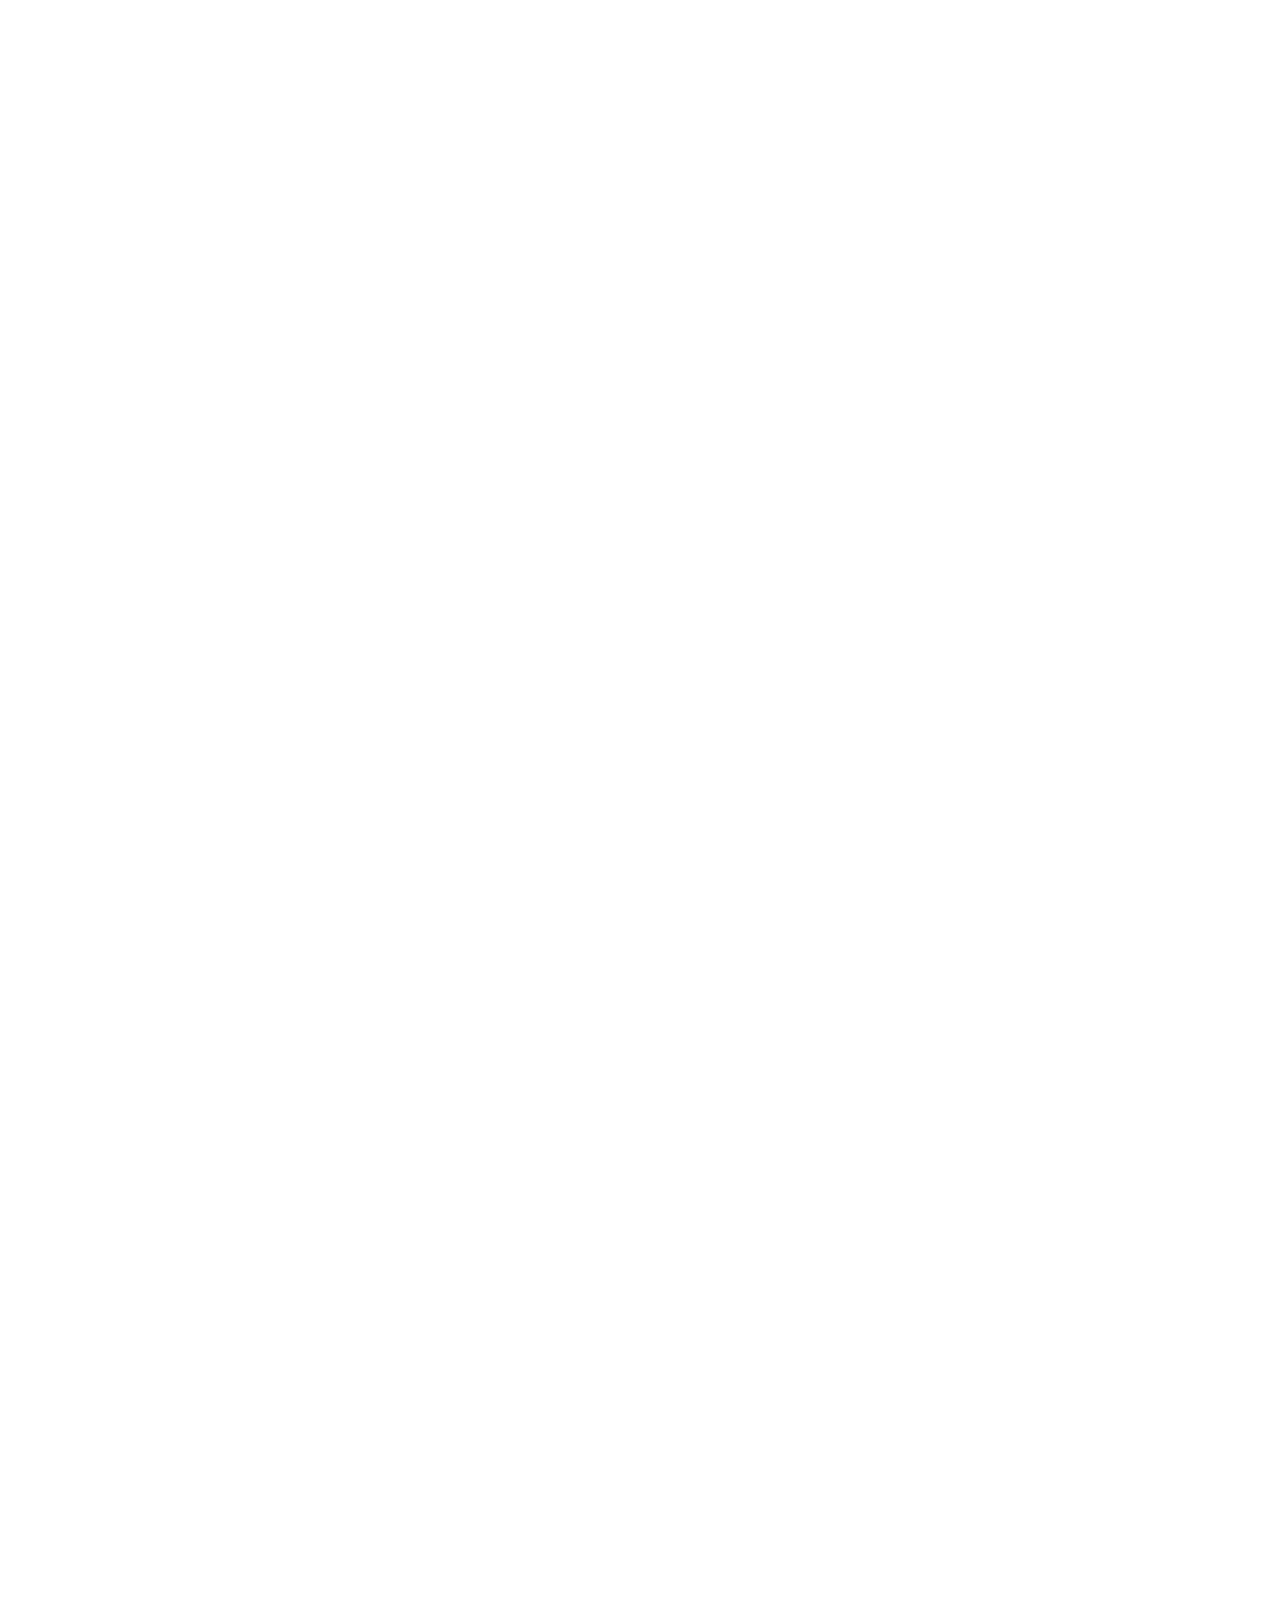
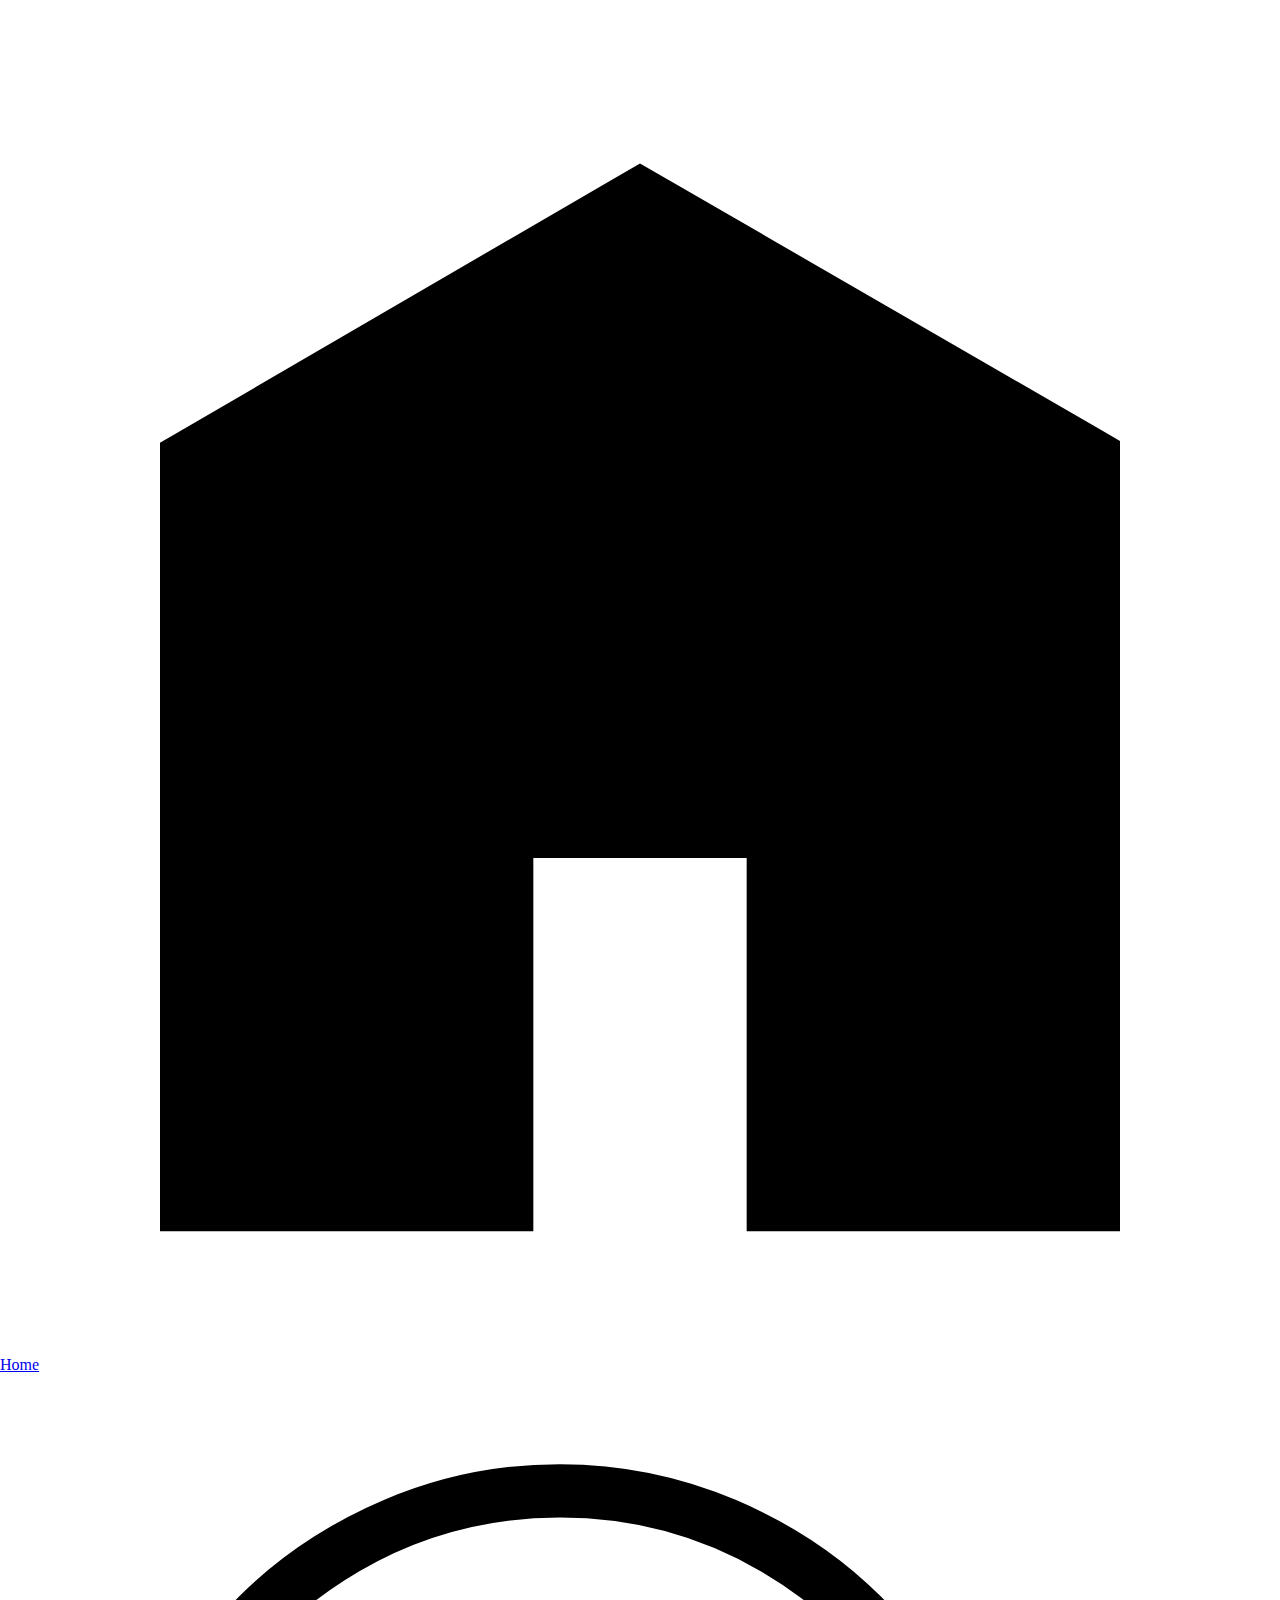
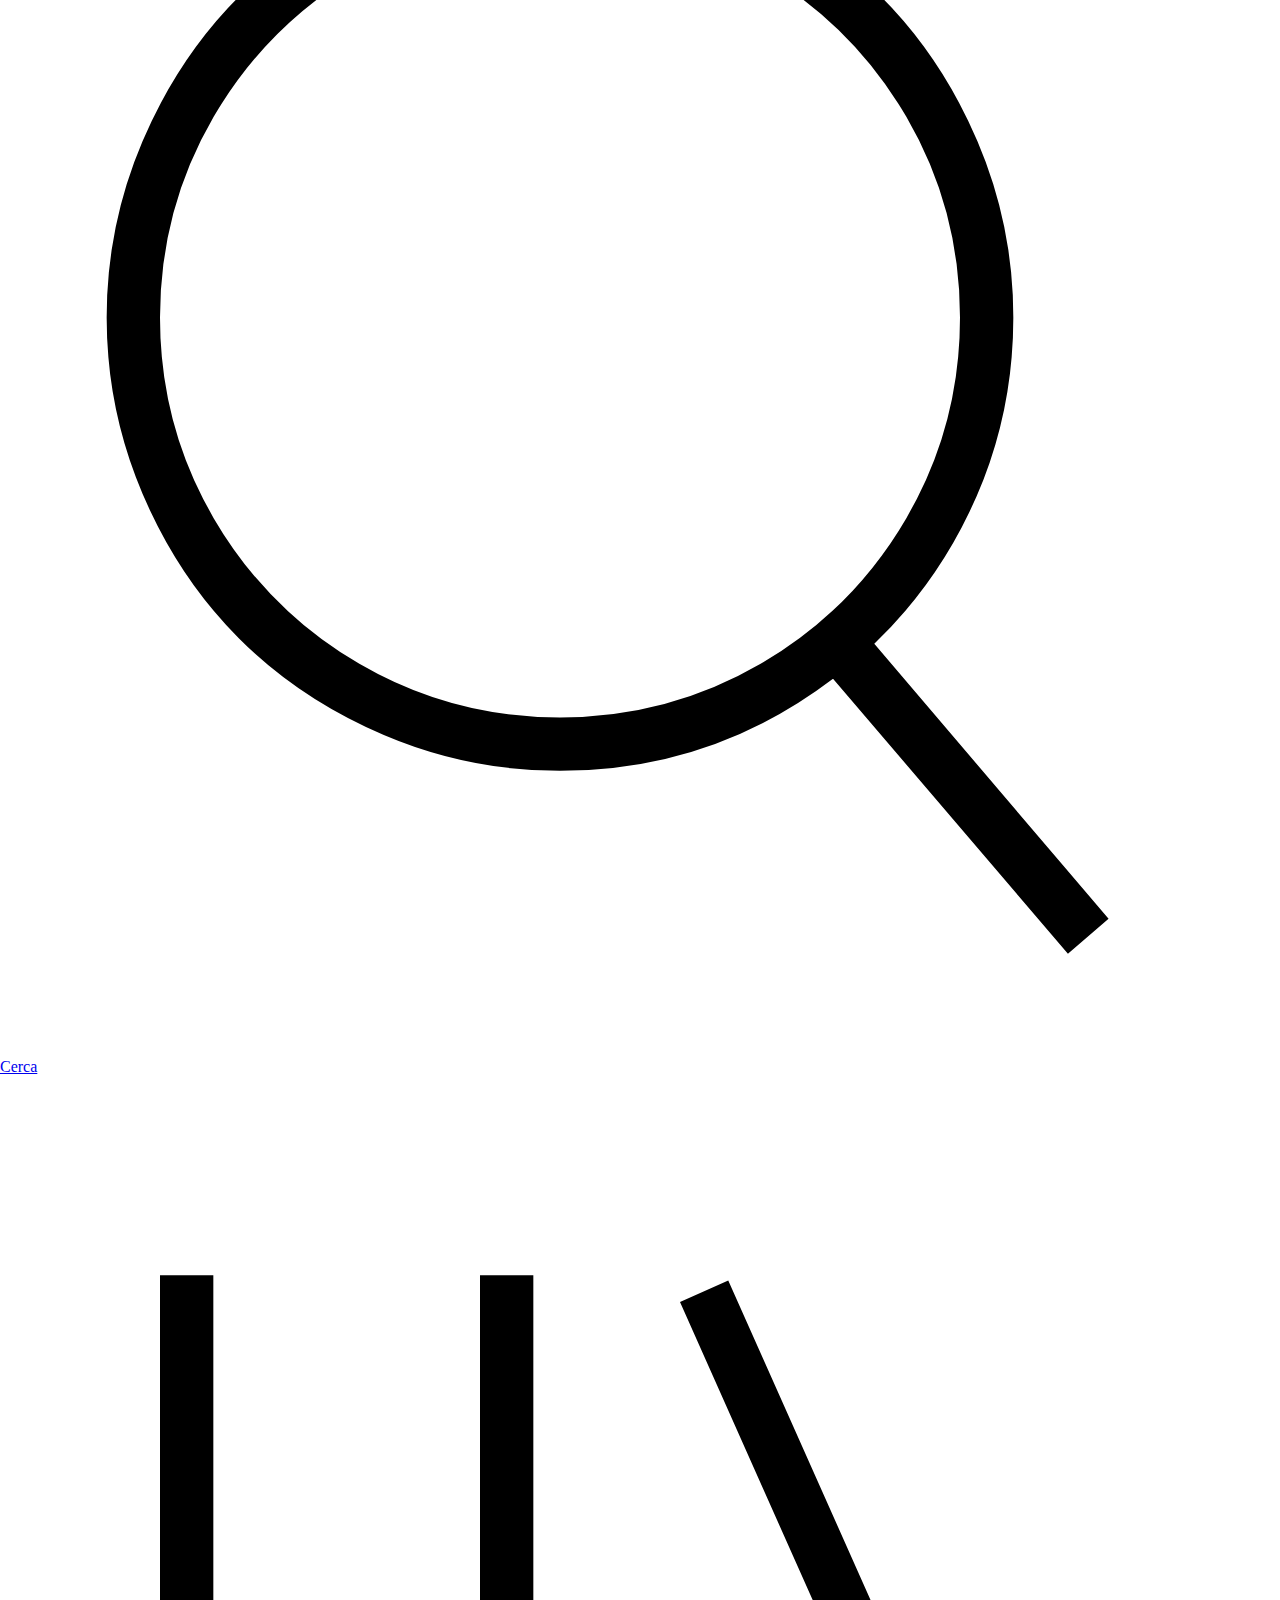
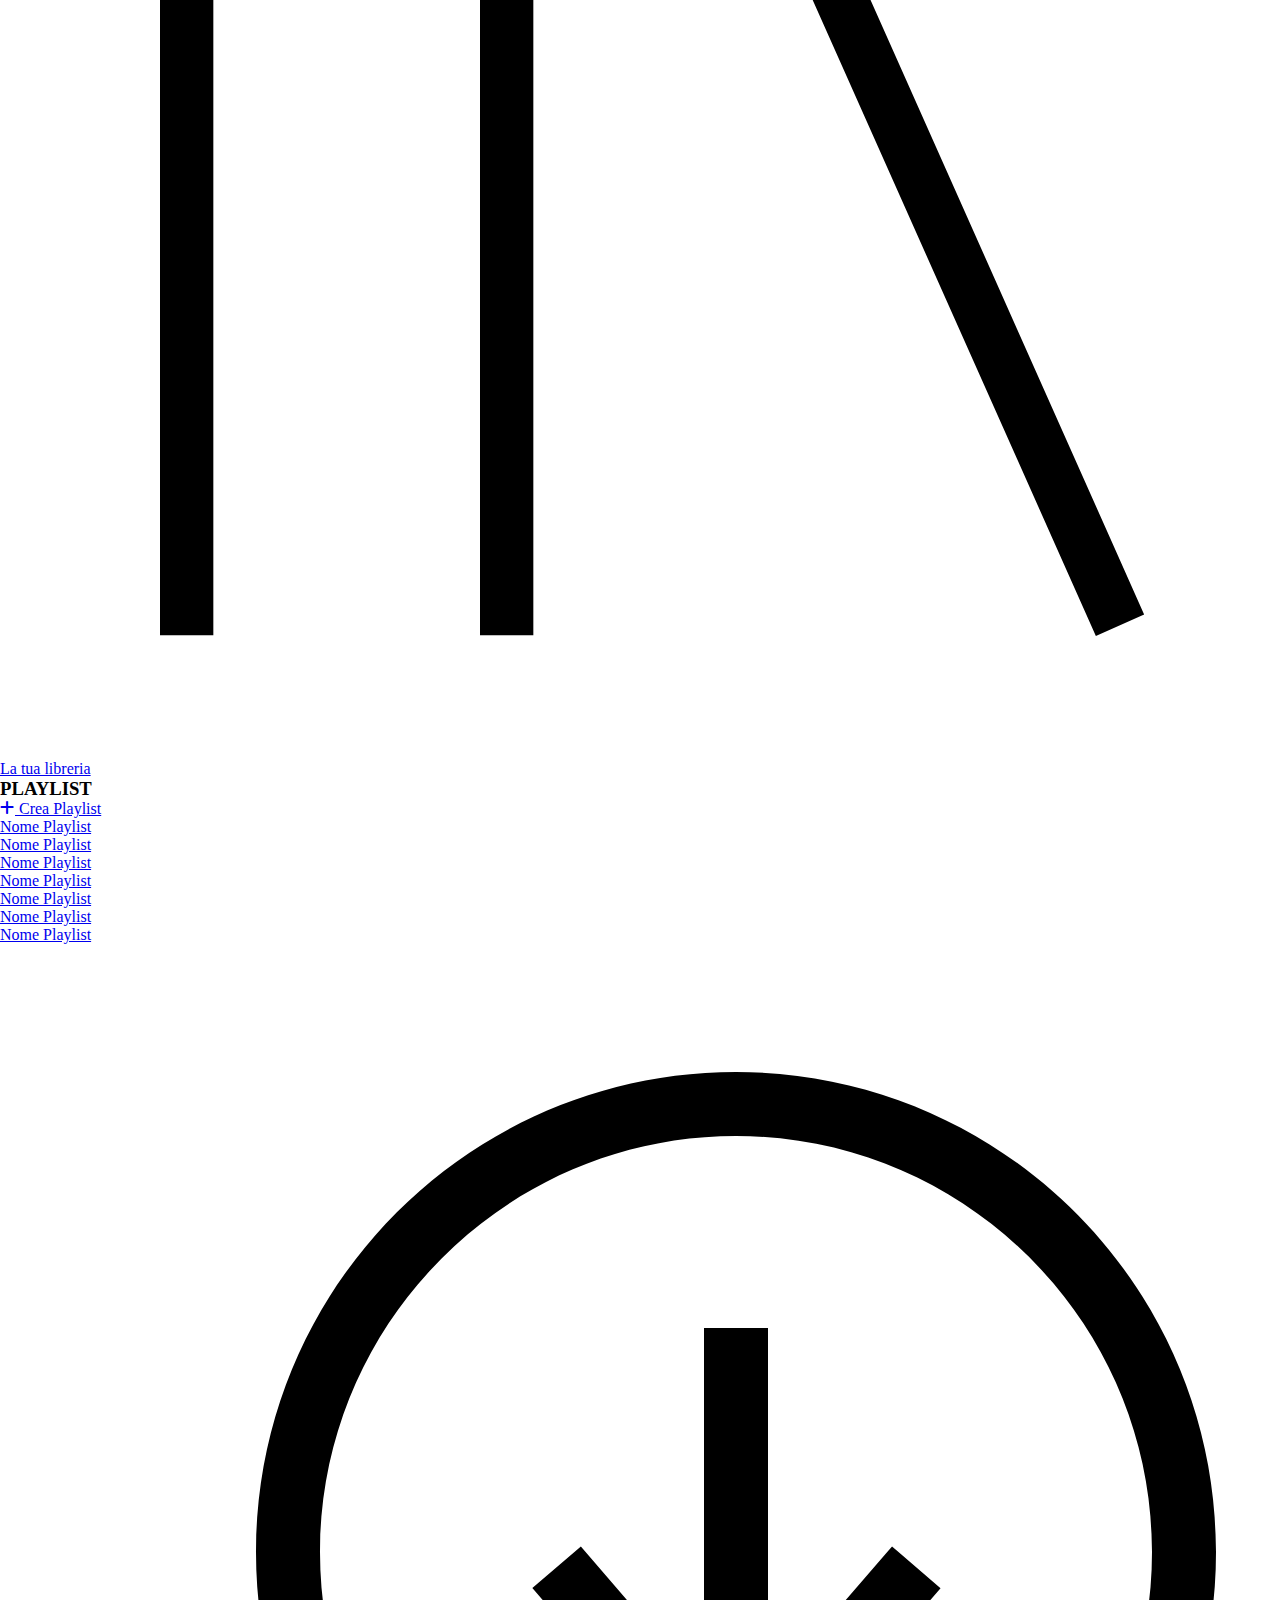
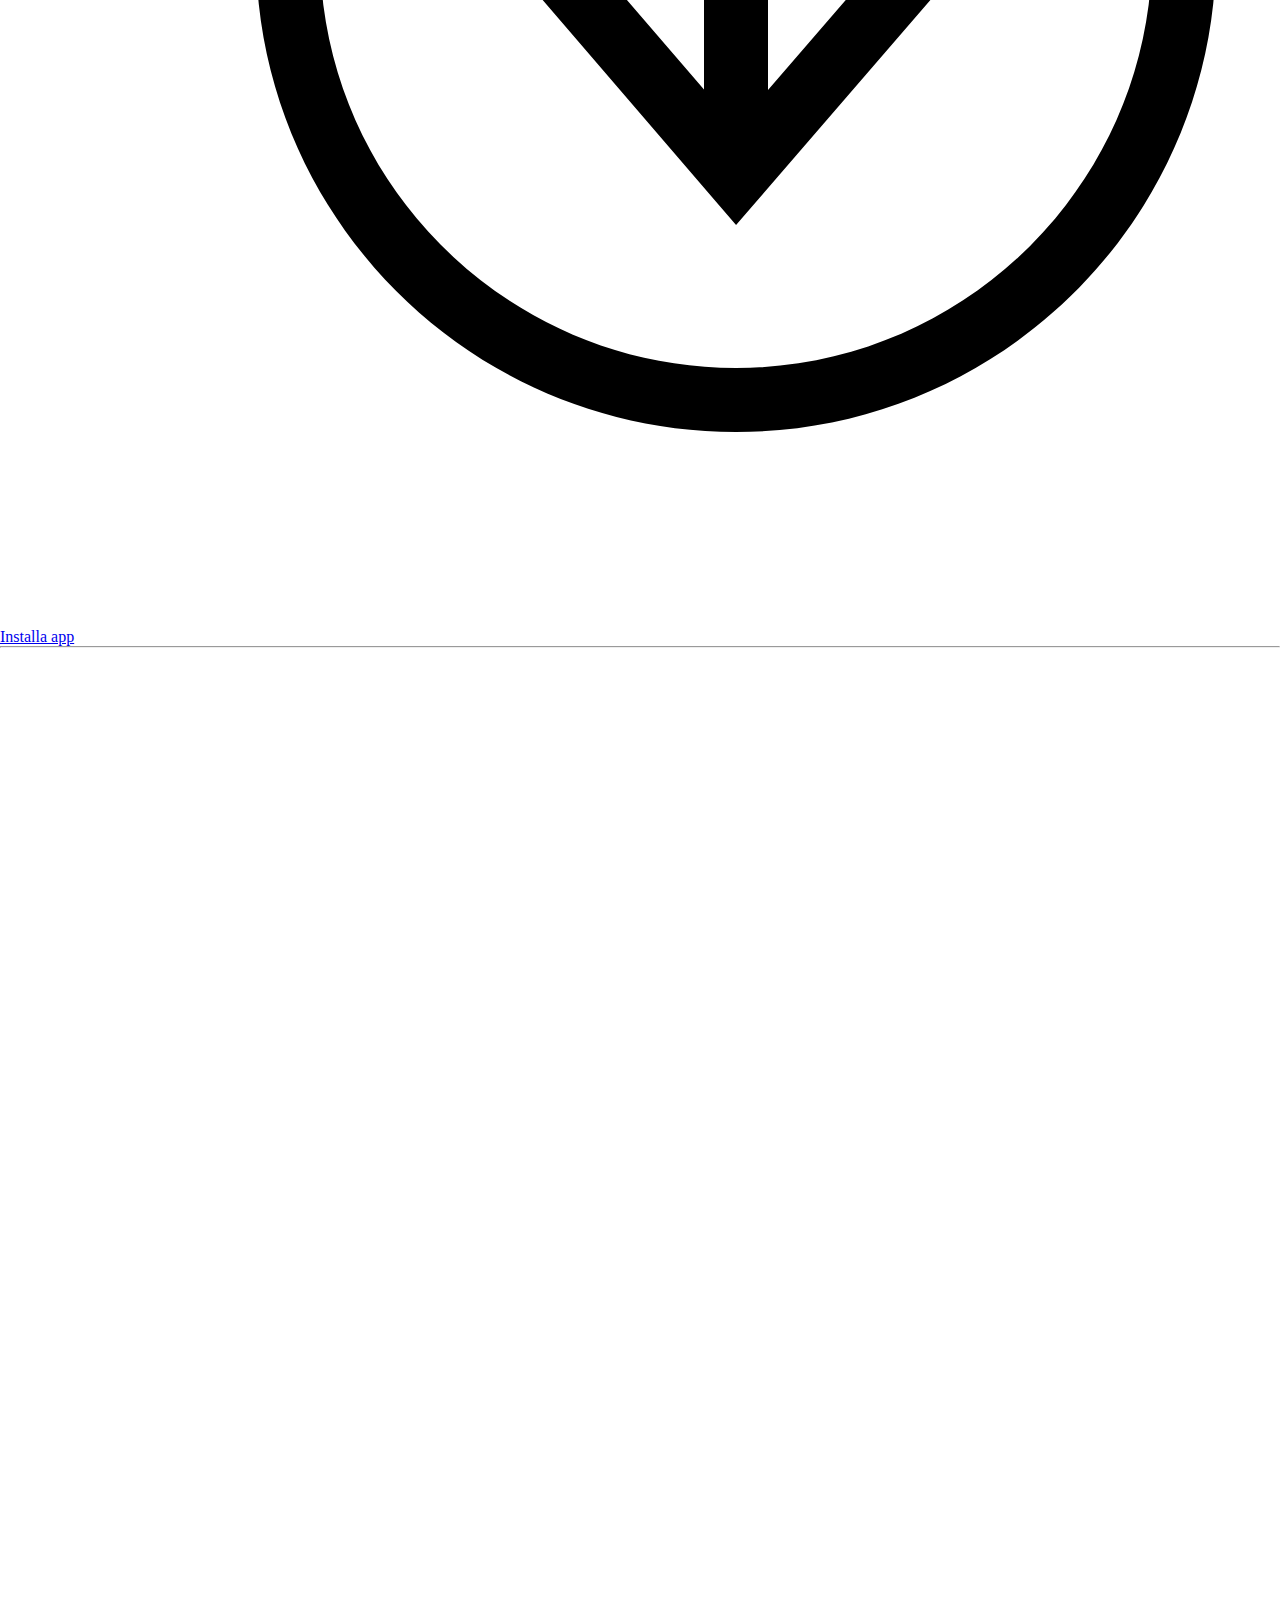
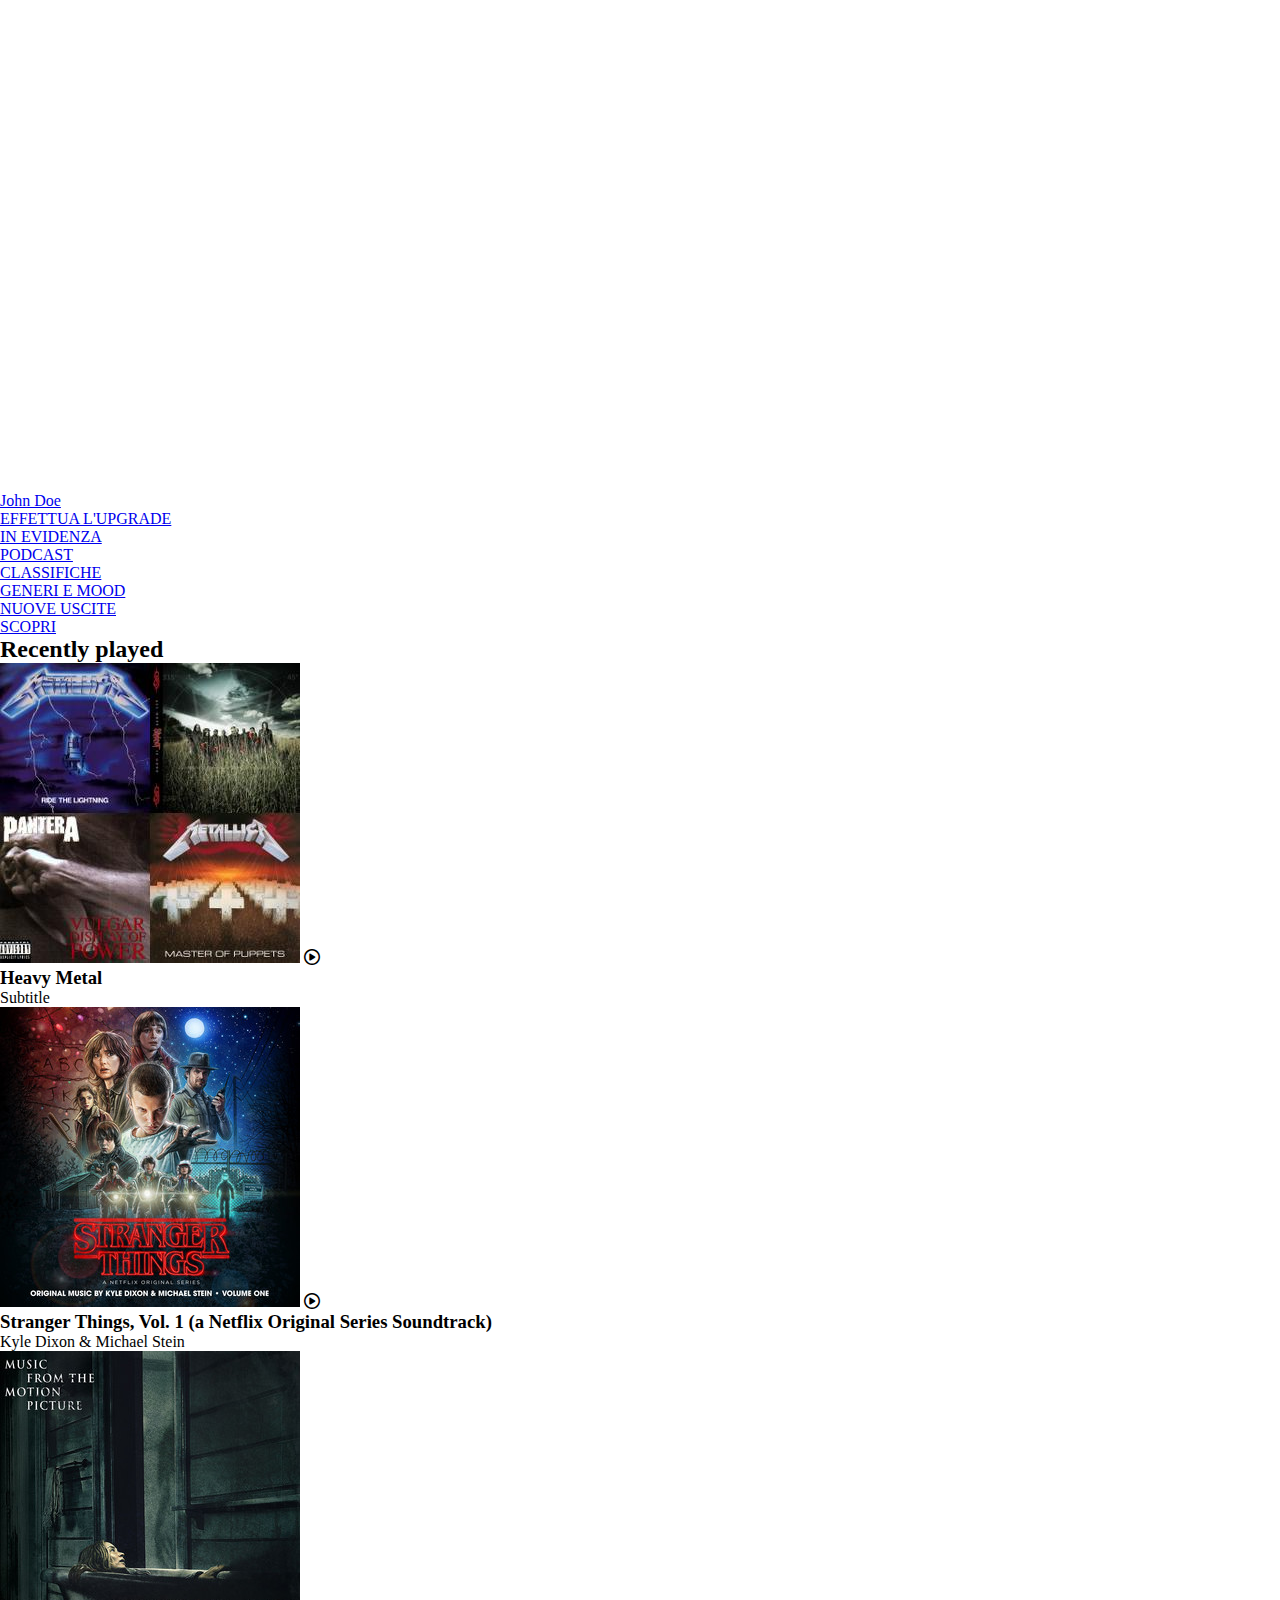
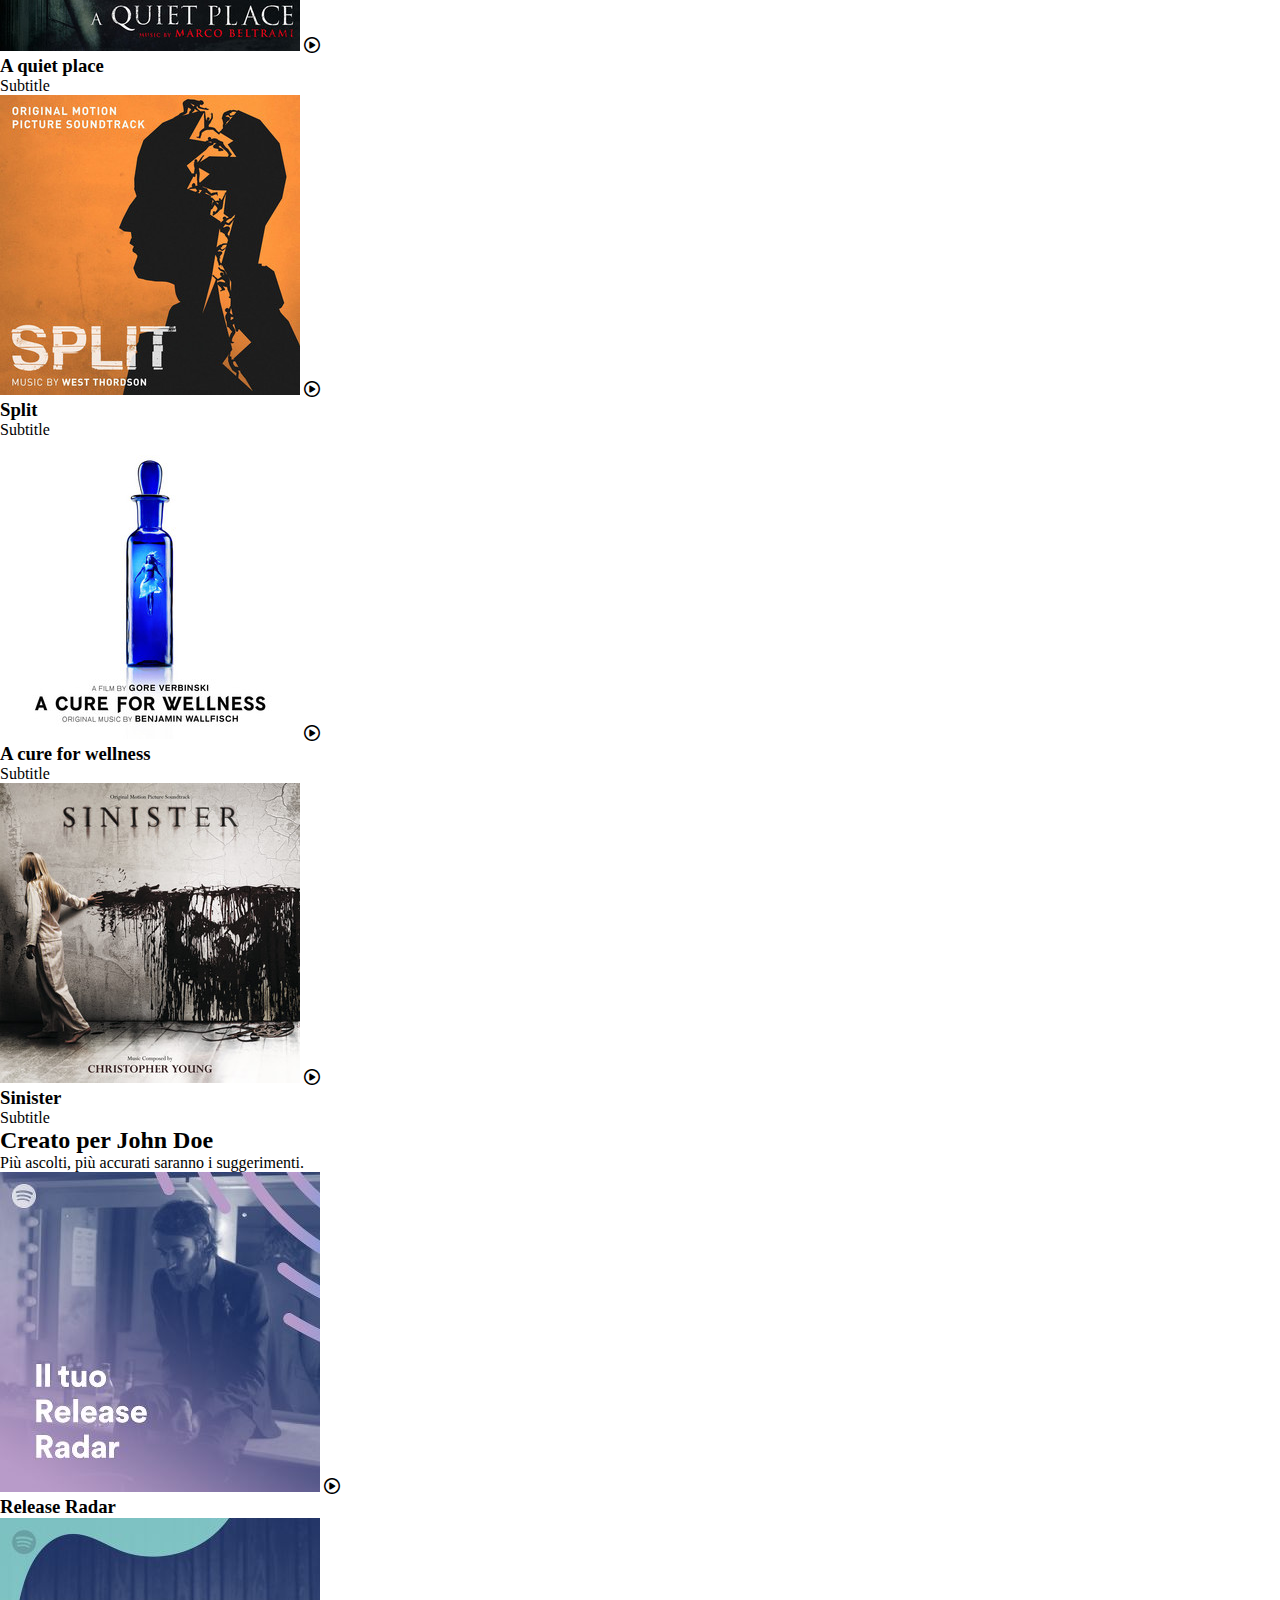
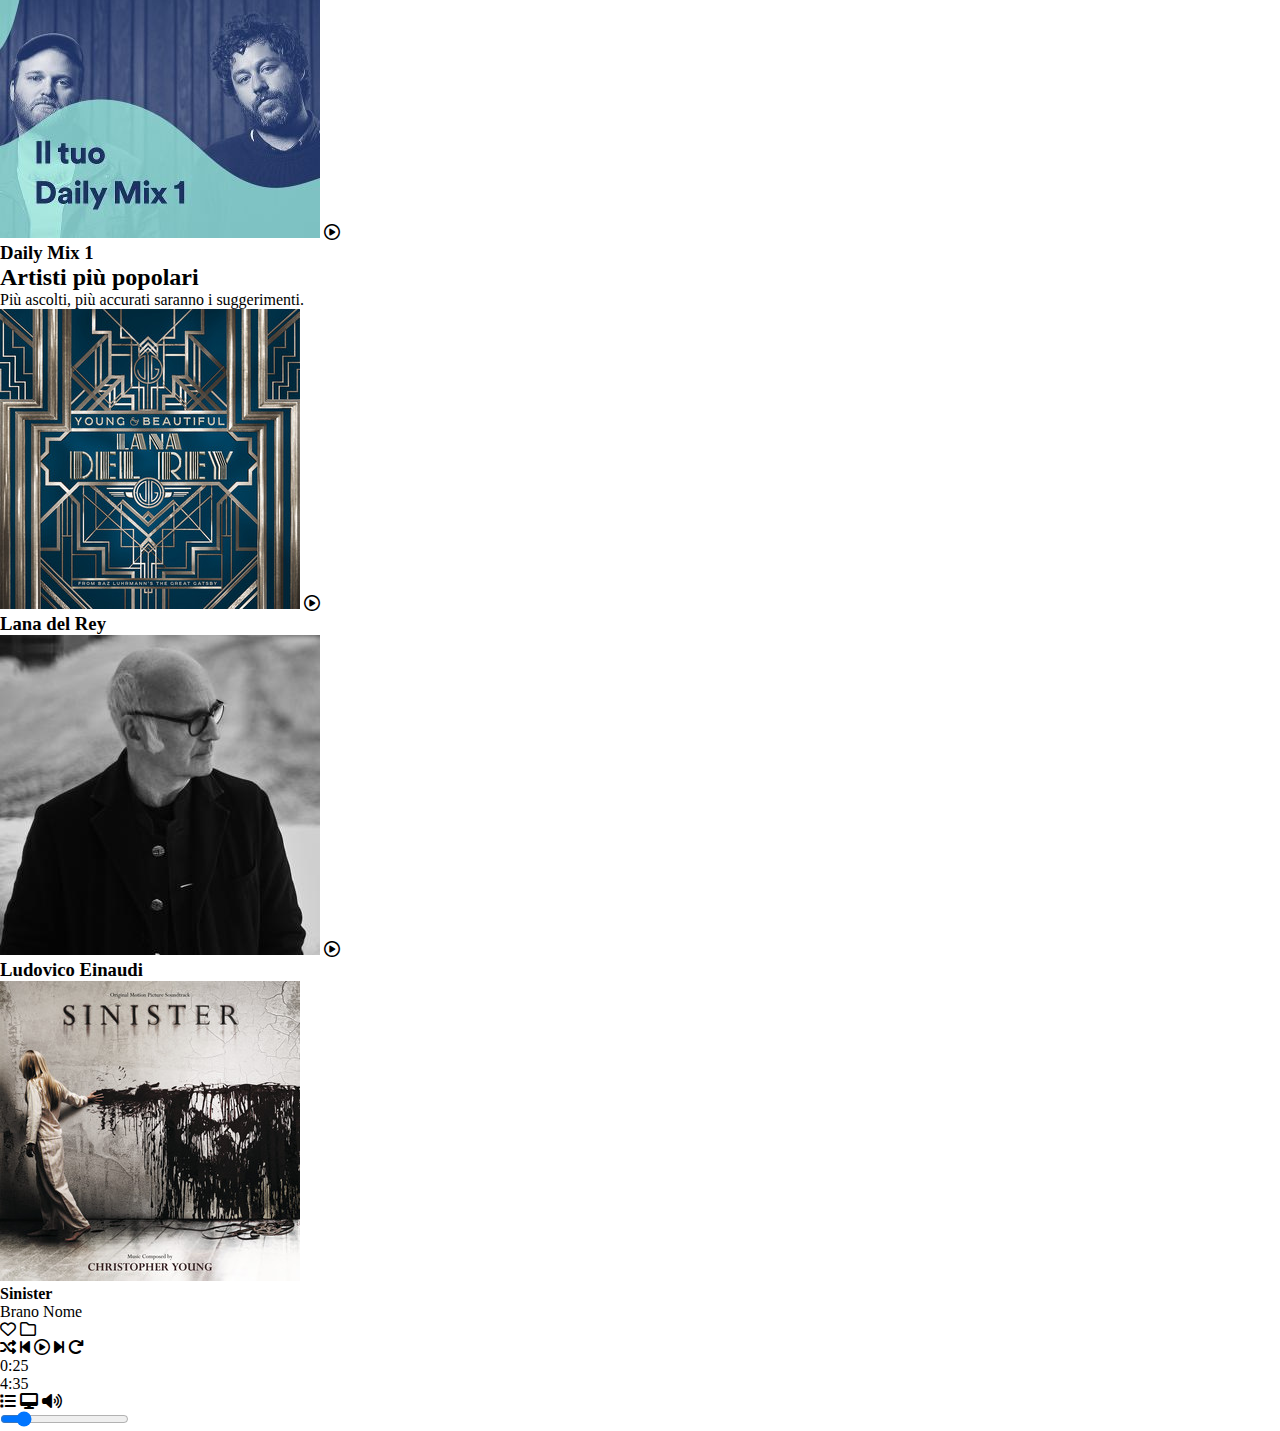
<file: index.html>
<!DOCTYPE html>
<html lang="en">
<head>
    <meta charset="UTF-8">
    <meta name="viewport" content="width=device-width, initial-scale=1.0">
    <!-- monserrat font  -->
    <link rel="preconnect" href="https://fonts.googleapis.com">
    <link rel="preconnect" href="https://fonts.gstatic.com" crossorigin>
    <link href="https://fonts.googleapis.com/css2?family=Montserrat:ital,wght@0,100..900;1,100..900&display=swap" rel="stylesheet">
    <!-- font-awesome  -->
    <link rel="stylesheet" href="https://cdnjs.cloudflare.com/ajax/libs/font-awesome/6.7.2/css/all.min.css">
    <!-- my css  -->
     <link rel="stylesheet" href="./css/style.css">
    <title>Spotify</title>
</head>
<body class="">
    <div class="wrapper">
        <div class="top d-flex">
            
            <div class="top-left">
                <div class="aside-logo">
                    <img class="logo-full" src="./img/logo.svg" alt="spotify logo">
                    <img class="logo-small" src="./img/logo-small.svg" alt="spotify logo">
                </div>
                <!-- navigation aside  -->
                <div class="aside-navigation">
                    <ul>
                        <li>
                            <a href="#">
                                <!-- <img src="./img/home.svg" alt="home icon"> -->
                                 <svg viewBox="0 0 512 512" xmlns="http://www.w3.org/2000/svg">
                                    <path d="M448 463.746h-149.333v-149.333h-85.334v149.333h-149.333v-315.428l192-111.746 192 110.984v316.19z"/>
                                </svg>
                                <span>
                                    Home
                                </span>
                            </a>
                        </li>
                        <li>
                            <a href="#">
                                <!-- <img src="./img/search.svg" alt="search icon"> -->
                                <svg viewBox="0 0 512 512" xmlns="http://www.w3.org/2000/svg">
                                    <path d="M349.714 347.937l93.714 109.969-16.254 13.969-93.969-109.969q-48.508 36.825-109.207 36.825-36.826 0-70.476-14.349t-57.905-38.603-38.603-57.905-14.349-70.476 14.349-70.476 38.603-57.905 57.905-38.603 70.476-14.349 70.476 14.349 57.905 38.603 38.603 57.905 14.349 70.476q0 37.841-14.73 71.619t-40.889 58.921zM224 377.397q43.428 0 80.254-21.461t58.286-58.286 21.461-80.254-21.461-80.254-58.286-58.285-80.254-21.46-80.254 21.46-58.285 58.285-21.46 80.254 21.46 80.254 58.285 58.286 80.254 21.461z"  fill-rule="evenodd"/>
                                </svg>
                                <span>
                                    Cerca
                                </span>
                            </a>
                        </li>
                        <li>
                            <a href="#">
                                <!-- <img src="./img/libreria.svg" alt="library icon"> -->
                                <svg viewBox="0 0 512 512" xmlns="http://www.w3.org/2000/svg">
                                    <path d="M291.301 81.778l166.349 373.587-19.301 8.635-166.349-373.587zM64 463.746v-384h21.334v384h-21.334zM192 463.746v-384h21.334v384h-21.334z"/>
                                </svg>
                                <span>
                                    La tua libreria
                                </span>
                            </a>
                        </li>
                    </ul>
                </div>
                <!-- playlist section  -->
                <section class="playlist">
                    <h3>PLAYLIST</h3>
                    <ul>
                        <li>
                            <a class="create-playlist" href="#">
                                <i class="fas fa-plus"></i>
                                <span>Crea Playlist</span>
                            </a>
                        </li>
                        <li>
                            <a href="#">
                                <span>Nome Playlist</span>
                            </a>
                        </li>
                        <li>
                            <a href="#">
                                <span>Nome Playlist</span>
                            </a>
                        </li>
                        <li>
                            <a href="#">
                                <span>Nome Playlist</span>
                            </a>
                        </li>
                        <li>
                            <a href="#">
                                <span>Nome Playlist</span>
                            </a>
                        </li>
                        <li>
                            <a href="#">
                                <span>Nome Playlist</span>
                            </a>
                        </li>
                        <li>
                            <a href="#">
                                <span>Nome Playlist</span>
                            </a>
                        </li>
                        <li>
                            <a href="#">
                                <span>Nome Playlist</span>
                            </a>
                        </li>
                    </ul>
                </section>
                <!-- cta install -->
                <div class="cta-install">
                    <a href="#">
                        <!-- <img src="./img/download.svg" alt="download icon"> -->
                        <svg viewBox="0 0 20 20" xmlns="http://www.w3.org/2000/svg">
                            <path d="M12 11.657V6h-1v5.65L9.076 9.414l-.758.65 3.183 3.702 3.195-3.7-.758-.653L12 11.657zM11.5 2C7.358 2 4 5.358 4 9.5c0 4.142 3.358 7.5 7.5 7.5 4.142 0 7.5-3.358 7.5-7.5C19 5.358 15.642 2 11.5 2zm0 14C7.916 16 5 13.084 5 9.5S7.916 3 11.5 3 18 5.916 18 9.5 15.084 16 11.5 16z" fill-rule="evenodd"/>
                        </svg>
                        <span>Installa app</span>
                    </a>
                </div>
                <hr>
                <!-- profile section  -->
                <div class="profile">
                    <a href="#">
                        <img src="./img/profile.svg" alt="download icon">
                        <span>John Doe</span>
                    </a>
                </div>
            </div>
            
            <div class="top-rigth">
                <div class="top-header">
                    <a class="btn" href="#">EFFETTUA L'UPGRADE</a>
                </div>
                <div class="top-main">
                    <div class="nav-link">
                        <ul class="d-flex">
                            <li>
                                <a class="active" href="#">IN EVIDENZA</a>
                            </li>
                            <li>
                                <a href="#">PODCAST</a>
                            </li>
                            <li>
                                <a href="#">CLASSIFICHE</a>
                            </li>
                            <li>
                                <a href="#">GENERI E MOOD</a>
                            </li>
                            <li>
                                <a href="#">NUOVE USCITE</a>
                            </li>
                            <li>
                                <a href="#">SCOPRI</a>
                            </li>
                        </ul>
                    </div>
                    <!-- recently played section  -->
                    <section class="recently-played">
                        <div class="container">
                            <h2>Recently played</h2>
                            <div class="row">
                                <div class="col-2 col-md-3 col-sm-6">
                                    <div class="card">
                                        <div class="card-img">
                                            <img src="./img/metal_lifting.jpg" alt="heavy metal poster">
                                            <i class="fa-regular fa-circle-play"></i>
                                        </div>
                                        <div class="card-description">
                                            <h3>Heavy Metal</h3>
                                            <p class="subtitle">
                                                Subtitle
                                            </p>
                                        </div>
                                    </div>

                                </div>
                                <div class="col-2 col-md-3 col-sm-6">
                                    <div class="card">
                                        <div class="card-img">
                                            <img src="./img/stranger.jpeg" alt="stranger things poster">
                                                <i class="fa-regular fa-circle-play"></i>
                                        </div>
                                        <div class="card-description">
                                            <h3>Stranger Things, Vol. 1 (a Netflix Original Series Soundtrack)</h3>
                                            <p class="subtitle">
                                                Kyle Dixon & Michael Stein
                                            </p>
                                        </div>
                                    </div>
                                </div>
                                <div class="col-2 col-md-3 col-sm-6">
                                    <div class="card">
                                        <div class="card-img">
                                            <img src="./img/aquietplace.jpeg" alt="a quiet place poster">
                                            <i class="fa-regular fa-circle-play"></i>
                                        </div>                                        
                                        <div class="card-description">
                                            <h3>A quiet place</h3>
                                            <p class="subtitle">
                                                Subtitle
                                            </p>
                                        </div>
                                    </div>
                                </div>
                                <div class="col-2 col-md-3 col-sm-6">
                                    <div class="card">
                                        <div class="card-img">
                                            <img src="./img/split.jpeg" alt="split poster">
                                            <i class="fa-regular fa-circle-play"></i>
                                        </div>                                        
                                        <div class="card-description">
                                            <h3>Split</h3>
                                            <p class="subtitle">
                                                Subtitle
                                            </p>
                                        </div>
                                    </div>
                                </div>
                                <div class="col-2 col-md-3 col-sm-6">
                                    <div class="card">
                                        <div class="card-img">
                                            <img src="./img/cure.jpeg" alt="a cure for wellness poster">
                                            <i class="fa-regular fa-circle-play"></i>
                                        </div>   
                                        <div class="card-description">
                                            <h3>A cure for wellness</h3>
                                            <p class="subtitle">
                                                Subtitle
                                            </p>
                                        </div>
                                    </div>
                                </div>
                                <div class="col-2 col-md-3 col-sm-6">
                                    <div class="card">
                                        <div class="card-img">
                                            <img src="./img/sinister.jpeg" alt="sinister poster">
                                            <i class="fa-regular fa-circle-play"></i>
                                        </div>   
                                        <div class="card-description">
                                            <h3>Sinister</h3>
                                            <p class="subtitle">
                                                Subtitle
                                            </p>
                                        </div>
                                    </div>
                                </div>
                            </div>
                        </div>
                    </section>

                    <!-- recommendations section  -->
                    <section class="recommendations">
                        <div class="container">
                            <h2>Creato per John Doe</h2>
                            <p class="subtitle">
                                Più ascolti, più accurati saranno i suggerimenti.
                            </p>
                            <div class="row">
                                <div class="col-2 col-md-3 col-sm-6">
                                    <div class="card">
                                        <div class="card-img">
                                            <img src="./img/radar.jpeg" alt="artist you could like">
                                            <i class="fa-regular fa-circle-play"></i>
                                        </div>   
                                        <div class="card-description">
                                            <h3>Release Radar</h3>

                                        </div>
                                    </div>

                                </div>
                                <div class="col-2 col-md-3 col-sm-6">
                                    <div class="card">
                                        <div class="card-img">
                                            <img src="./img/mixdaily.jpeg" alt="image of the artists you could listen today">
                                            <i class="fa-regular fa-circle-play"></i>
                                        </div>   
                                        <div class="card-description">
                                            <h3>Daily Mix 1</h3>
                                        </div>
                                    </div>
                                </div>
                            </div>
                        </div>
                    </section>      

                    <!-- popular section  -->
                    <section class="popular">
                        <div class="container">
                            <h2>Artisti più popolari</h2>
                            <p class="subtitle">
                                Più ascolti, più accurati saranno i suggerimenti.
                            </p>
                            <div class="row">
                                <div class="col-2 col-md-3 col-sm-6">
                                    <div class="card">
                                        <div class="card-img">
                                            <img src="./img/youg.jpeg" alt="young and beautiful lana del rey poster">
                                            <i class="fa-regular fa-circle-play"></i>
                                        </div>   
                                        <div class="card-description">
                                            <h3>Lana del Rey</h3>

                                        </div>
                                    </div>
                                </div>
                                <div class="col-2 col-md-3 col-sm-6">
                                    <div class="card">
                                        <div class="card-img">
                                            <img src="./img/einaudi.jpeg" alt="photo of ludovico einaudi">
                                            <i class="fa-regular fa-circle-play"></i>
                                        </div>   
                                        <div class="card-description">
                                            <h3>Ludovico Einaudi</h3>
                                        </div>
                                    </div>
                                </div>
                            </div>
                        </div>
                    </section>     
                </div>
            </div>


        </div>
        <div class="bottom">
            <div class="container">
                <div class="row">
                    <div class="col-2 col-md-3 col-xs-4">
                        <div class="player-left d-flex">
                            <img src="./img/sinister.jpeg" alt="sinister poster">
                            <div class="title">
                                <h4>Sinister</h4>
                                <p>Brano Nome</p>
                            </div>
                            <div class="d-flex left-icons">
                                <i class="fa-regular fa-heart"></i>
                                <i class="fa-regular fa-folder"></i>
    
                            </div>
                        </div>
                    </div>
                    <div class="col-7 col-md-5 col-xs-4">
                        <div class="player-middle">
                            <div class="controls d-flex">
                                <i class="fa-solid fa-shuffle"></i>
                                <i class="fa-solid fa-backward-step"></i>
                                <i class="fa-regular fa-circle-play"></i>
                                <i class="fa-solid fa-forward-step"></i>
                                <i class="fa-solid fa-arrow-rotate-right"></i>
                            </div>
                            <div class="track-progress d-flex">
                                <p>
                                    0:25
                                </p>
                                <div class="slide-container">
                                    <div class="progress-filled"></div>
                                    <div class="progress-thumb"></div>
                                </div>
                                <p>
                                    4:35
                                </p>
                            </div>
                        </div>
                    </div>
                    <div class="col-3 col-md-4 col-xs-4">
                        <div class="player-right d-flex">
                            <i class="fa-solid fa-list"></i>
                            <i class="fa-solid fa-desktop"></i>
                            <i class="fa-solid fa-volume-high"></i>
                            <div class="slide-container">
                                <input type="range" min="1" max="100" value="15" class="slider" id="myRange">
                            </div>
                        </div>
                    </div>
                </div>
            </div>
        </div>
    </div>
</body>
</html>
</file>
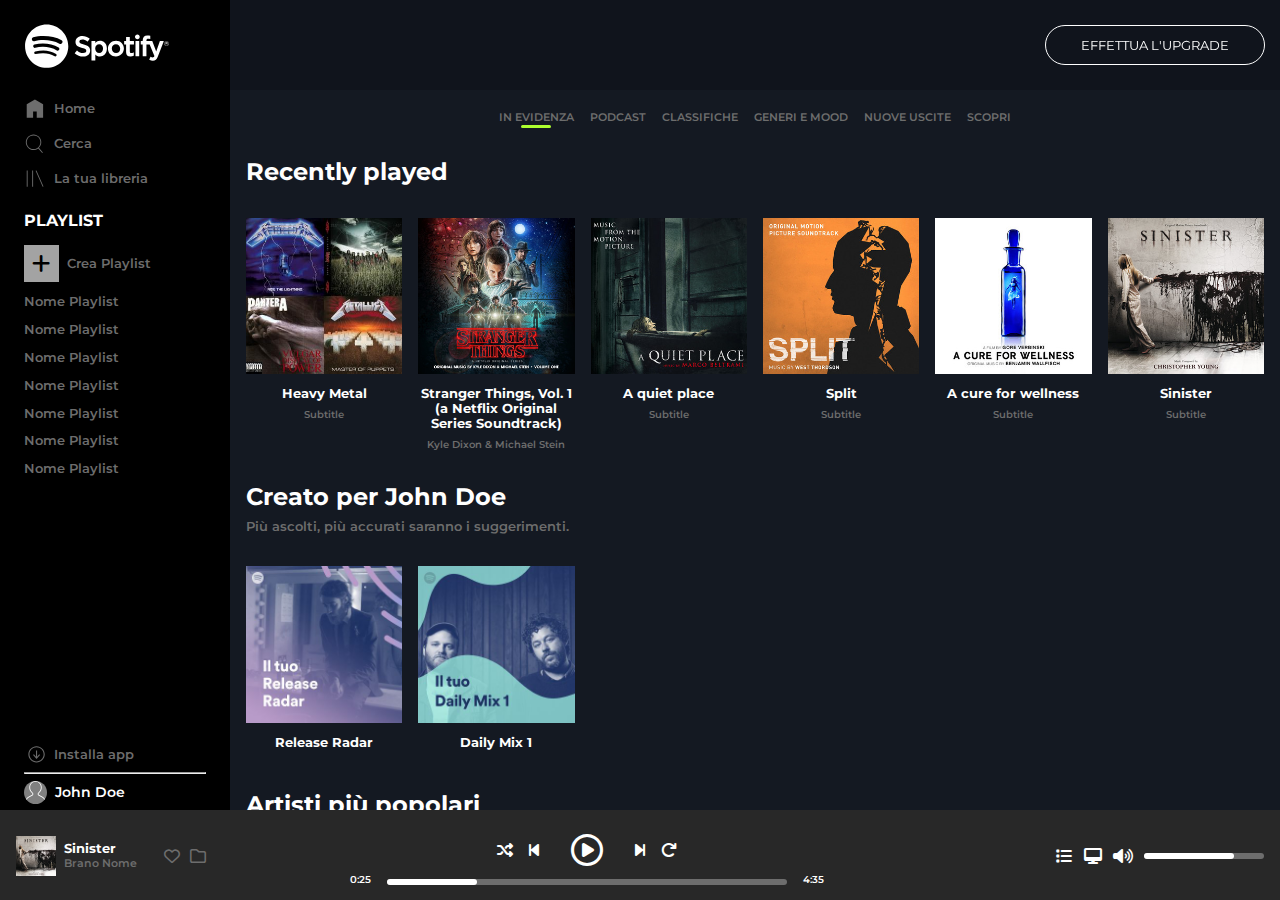
<file: bonus/index.html>
<!DOCTYPE html>
<html lang="en">
<head>
    <meta charset="UTF-8">
    <meta name="viewport" content="width=device-width, initial-scale=1.0">
    <!-- monserrat font  -->
    <link rel="preconnect" href="https://fonts.googleapis.com">
    <link rel="preconnect" href="https://fonts.gstatic.com" crossorigin>
    <link href="https://fonts.googleapis.com/css2?family=Montserrat:ital,wght@0,100..900;1,100..900&display=swap" rel="stylesheet">
    <!-- font-awesome  -->
    <link rel="stylesheet" href="https://cdnjs.cloudflare.com/ajax/libs/font-awesome/6.7.2/css/all.min.css">
    <!-- my css  -->
    <link rel="stylesheet" href="./css/style.css">
    <link rel="shortcut icon" href="./img/favicon.ico" type="image/x-icon">

    <title>Spotify</title>
</head>
<body>
    <div class="wrapper">
        <div class="top d-flex">
            
            <div class="top-left">
                <div class="aside-logo">
                    <img class="logo-full" src="./img/logo.svg" alt="spotify logo">
                    <img class="logo-small" src="./img/logo-small.svg" alt="spotify logo">
                </div>
                <!-- navigation aside  -->
                <div class="aside-navigation">
                    <ul>
                        <li>
                            <a href="#">
                                <!-- <img src="./img/home.svg" alt="home icon"> -->
                                 <svg viewBox="0 0 512 512" xmlns="http://www.w3.org/2000/svg">
                                    <path d="M448 463.746h-149.333v-149.333h-85.334v149.333h-149.333v-315.428l192-111.746 192 110.984v316.19z"/>
                                </svg>
                                <span>
                                    Home
                                </span>
                            </a>
                        </li>
                        <li>
                            <a href="#">
                                <!-- <img src="./img/search.svg" alt="search icon"> -->
                                <svg viewBox="0 0 512 512" xmlns="http://www.w3.org/2000/svg">
                                    <path d="M349.714 347.937l93.714 109.969-16.254 13.969-93.969-109.969q-48.508 36.825-109.207 36.825-36.826 0-70.476-14.349t-57.905-38.603-38.603-57.905-14.349-70.476 14.349-70.476 38.603-57.905 57.905-38.603 70.476-14.349 70.476 14.349 57.905 38.603 38.603 57.905 14.349 70.476q0 37.841-14.73 71.619t-40.889 58.921zM224 377.397q43.428 0 80.254-21.461t58.286-58.286 21.461-80.254-21.461-80.254-58.286-58.285-80.254-21.46-80.254 21.46-58.285 58.285-21.46 80.254 21.46 80.254 58.285 58.286 80.254 21.461z"  fill-rule="evenodd"/>
                                </svg>
                                <span>
                                    Cerca
                                </span>
                            </a>
                        </li>
                        <li>
                            <a href="#">
                                <!-- <img src="./img/libreria.svg" alt="library icon"> -->
                                <svg viewBox="0 0 512 512" xmlns="http://www.w3.org/2000/svg">
                                    <path d="M291.301 81.778l166.349 373.587-19.301 8.635-166.349-373.587zM64 463.746v-384h21.334v384h-21.334zM192 463.746v-384h21.334v384h-21.334z"/>
                                </svg>
                                <span>
                                    La tua libreria
                                </span>
                            </a>
                        </li>
                    </ul>
                </div>
                <!-- playlist section  -->
                <section class="playlist">
                    <h3>PLAYLIST</h3>
                    <ul>
                        <li>
                            <a class="create-playlist" href="#">
                                <i class="fas fa-plus"></i>
                                <span>Crea Playlist</span>
                            </a>
                        </li>
                        <li>
                            <a href="#">
                                <span>Nome Playlist</span>
                            </a>
                        </li>
                        <li>
                            <a href="#">
                                <span>Nome Playlist</span>
                            </a>
                        </li>
                        <li>
                            <a href="#">
                                <span>Nome Playlist</span>
                            </a>
                        </li>
                        <li>
                            <a href="#">
                                <span>Nome Playlist</span>
                            </a>
                        </li>
                        <li>
                            <a href="#">
                                <span>Nome Playlist</span>
                            </a>
                        </li>
                        <li>
                            <a href="#">
                                <span>Nome Playlist</span>
                            </a>
                        </li>
                        <li>
                            <a href="#">
                                <span>Nome Playlist</span>
                            </a>
                        </li>
                    </ul>
                </section>
                <!-- cta install -->
                <div class="cta-install">
                    <a href="#">
                        <!-- <img src="./img/download.svg" alt="download icon"> -->
                        <svg viewBox="0 0 20 20" xmlns="http://www.w3.org/2000/svg">
                            <path d="M12 11.657V6h-1v5.65L9.076 9.414l-.758.65 3.183 3.702 3.195-3.7-.758-.653L12 11.657zM11.5 2C7.358 2 4 5.358 4 9.5c0 4.142 3.358 7.5 7.5 7.5 4.142 0 7.5-3.358 7.5-7.5C19 5.358 15.642 2 11.5 2zm0 14C7.916 16 5 13.084 5 9.5S7.916 3 11.5 3 18 5.916 18 9.5 15.084 16 11.5 16z" fill-rule="evenodd"/>
                        </svg>
                        <span>Installa app</span>
                    </a>
                </div>
                <hr>
                <!-- profile section  -->
                <div class="profile">
                    <a href="#">
                        <img src="./img/profile.svg" alt="download icon">
                        <span>John Doe</span>
                    </a>
                </div>
            </div>
            
            <div class="top-rigth">
                <div class="top-header">
                    <a class="btn" href="#">EFFETTUA L'UPGRADE</a>
                </div>
                <div class="top-main">
                    <div class="nav-link">
                        <ul class="d-flex">
                            <li>
                                <a class="active" href="#">IN EVIDENZA</a>
                            </li>
                            <li>
                                <a href="#">PODCAST</a>
                            </li>
                            <li>
                                <a href="#">CLASSIFICHE</a>
                            </li>
                            <li>
                                <a href="#">GENERI E MOOD</a>
                            </li>
                            <li>
                                <a href="#">NUOVE USCITE</a>
                            </li>
                            <li>
                                <a href="#">SCOPRI</a>
                            </li>
                        </ul>
                    </div>
                    <!-- recently played section  -->
                    <section class="recently-played">
                        <div class="container">
                            <h2>Recently played</h2>
                            <div class="row">
                                <div class="col-2 col-md-3 col-sm-6">
                                    <div class="card">
                                        <div class="card-img">
                                            <img src="./img/metal_lifting.jpg" alt="heavy metal poster">
                                            <i class="fa-regular fa-circle-play"></i>
                                        </div>
                                        <div class="card-description">
                                            <h3>Heavy Metal</h3>
                                            <p class="subtitle">
                                                Subtitle
                                            </p>
                                        </div>
                                    </div>

                                </div>
                                <div class="col-2 col-md-3 col-sm-6">
                                    <div class="card">
                                        <div class="card-img">
                                            <img src="./img/stranger.jpeg" alt="stranger things poster">
                                                <i class="fa-regular fa-circle-play"></i>
                                        </div>
                                        <div class="card-description">
                                            <h3>Stranger Things, Vol. 1 (a Netflix Original Series Soundtrack)</h3>
                                            <p class="subtitle">
                                                Kyle Dixon & Michael Stein
                                            </p>
                                        </div>
                                    </div>
                                </div>
                                <div class="col-2 col-md-3 col-sm-6">
                                    <div class="card">
                                        <div class="card-img">
                                            <img src="./img/aquietplace.jpeg" alt="a quiet place poster">
                                            <i class="fa-regular fa-circle-play"></i>
                                        </div>                                        
                                        <div class="card-description">
                                            <h3>A quiet place</h3>
                                            <p class="subtitle">
                                                Subtitle
                                            </p>
                                        </div>
                                    </div>
                                </div>
                                <div class="col-2 col-md-3 col-sm-6">
                                    <div class="card">
                                        <div class="card-img">
                                            <img src="./img/split.jpeg" alt="split poster">
                                            <i class="fa-regular fa-circle-play"></i>
                                        </div>                                        
                                        <div class="card-description">
                                            <h3>Split</h3>
                                            <p class="subtitle">
                                                Subtitle
                                            </p>
                                        </div>
                                    </div>
                                </div>
                                <div class="col-2 col-md-3 col-sm-6">
                                    <div class="card">
                                        <div class="card-img">
                                            <img src="./img/cure.jpeg" alt="a cure for wellness poster">
                                            <i class="fa-regular fa-circle-play"></i>
                                        </div>   
                                        <div class="card-description">
                                            <h3>A cure for wellness</h3>
                                            <p class="subtitle">
                                                Subtitle
                                            </p>
                                        </div>
                                    </div>
                                </div>
                                <div class="col-2 col-md-3 col-sm-6">
                                    <div class="card">
                                        <div class="card-img">
                                            <img src="./img/sinister.jpeg" alt="sinister poster">
                                            <i class="fa-regular fa-circle-play"></i>
                                        </div>   
                                        <div class="card-description">
                                            <h3>Sinister</h3>
                                            <p class="subtitle">
                                                Subtitle
                                            </p>
                                        </div>
                                    </div>
                                </div>
                            </div>
                        </div>
                    </section>

                    <!-- recommendations section  -->
                    <section class="recommendations">
                        <div class="container">
                            <h2>Creato per John Doe</h2>
                            <p class="subtitle">
                                Più ascolti, più accurati saranno i suggerimenti.
                            </p>
                            <div class="row">
                                <div class="col-2 col-md-3 col-sm-6">
                                    <div class="card">
                                        <div class="card-img">
                                            <img src="./img/radar.jpeg" alt="artist you could like">
                                            <i class="fa-regular fa-circle-play"></i>
                                        </div>   
                                        <div class="card-description">
                                            <h3>Release Radar</h3>

                                        </div>
                                    </div>

                                </div>
                                <div class="col-2 col-md-3 col-sm-6">
                                    <div class="card">
                                        <div class="card-img">
                                            <img src="./img/mixdaily.jpeg" alt="image of the artists you could listen today">
                                            <i class="fa-regular fa-circle-play"></i>
                                        </div>   
                                        <div class="card-description">
                                            <h3>Daily Mix 1</h3>
                                        </div>
                                    </div>
                                </div>
                            </div>
                        </div>
                    </section>      

                    <!-- popular section  -->
                    <section class="popular">
                        <div class="container">
                            <h2>Artisti più popolari</h2>
                            <p class="subtitle">
                                Più ascolti, più accurati saranno i suggerimenti.
                            </p>
                            <div class="row">
                                <div class="col-2 col-md-3 col-sm-6">
                                    <div class="card">
                                        <div class="card-img">
                                            <img src="./img/youg.jpeg" alt="young and beautiful lana del rey poster">
                                            <i class="fa-regular fa-circle-play"></i>
                                        </div>   
                                        <div class="card-description">
                                            <h3>Lana del Rey</h3>

                                        </div>
                                    </div>
                                </div>
                                <div class="col-2 col-md-3 col-sm-6">
                                    <div class="card">
                                        <div class="card-img">
                                            <img src="./img/einaudi.jpeg" alt="photo of ludovico einaudi">
                                            <i class="fa-regular fa-circle-play"></i>
                                        </div>   
                                        <div class="card-description">
                                            <h3>Ludovico Einaudi</h3>
                                        </div>
                                    </div>
                                </div>
                            </div>
                        </div>
                    </section>     
                </div>
            </div>


        </div>
        <div class="bottom">
            <div class="container">
                <div class="row">
                    <div class="col-2 col-md-3 col-xs-4">
                        <div class="player-left d-flex">
                            <img src="./img/sinister.jpeg" alt="sinister poster">
                            <div class="title">
                                <h4>Sinister</h4>
                                <p>Brano Nome</p>
                            </div>
                            <div class="d-flex left-icons">
                                <i class="fa-regular fa-heart"></i>
                                <i class="fa-regular fa-folder"></i>
    
                            </div>
                        </div>
                    </div>
                    <div class="col-7 col-md-5 col-xs-4">
                        <div class="player-middle">
                            <div class="controls d-flex">
                                <i class="fa-solid fa-shuffle"></i>
                                <i class="fa-solid fa-backward-step"></i>
                                <i class="fa-regular fa-circle-play"></i>
                                <i class="fa-solid fa-forward-step"></i>
                                <i class="fa-solid fa-arrow-rotate-right"></i>
                            </div>
                            <div class="track-progress d-flex">
                                <p>
                                    0:25
                                </p>
                                <div class="slide-container">
                                    <div class="progress-filled"></div>
                                    <div class="progress-thumb"></div>
                                </div>
                                <p>
                                    4:35
                                </p>
                            </div>
                        </div>
                    </div>
                    <div class="col-3 col-md-4 col-xs-4">
                        <div class="player-right d-flex">
                            <i class="fa-solid fa-list"></i>
                            <i class="fa-solid fa-desktop"></i>
                            <i class="fa-solid fa-volume-high"></i>
                            <div class="slide-container">
                                <div class="progress-filled"></div>
                                <div class="progress-thumb"></div>
                            </div>
                        </div>
                    </div>
                </div>
            </div>
        </div>
    </div>
</body>
</html>
</file>
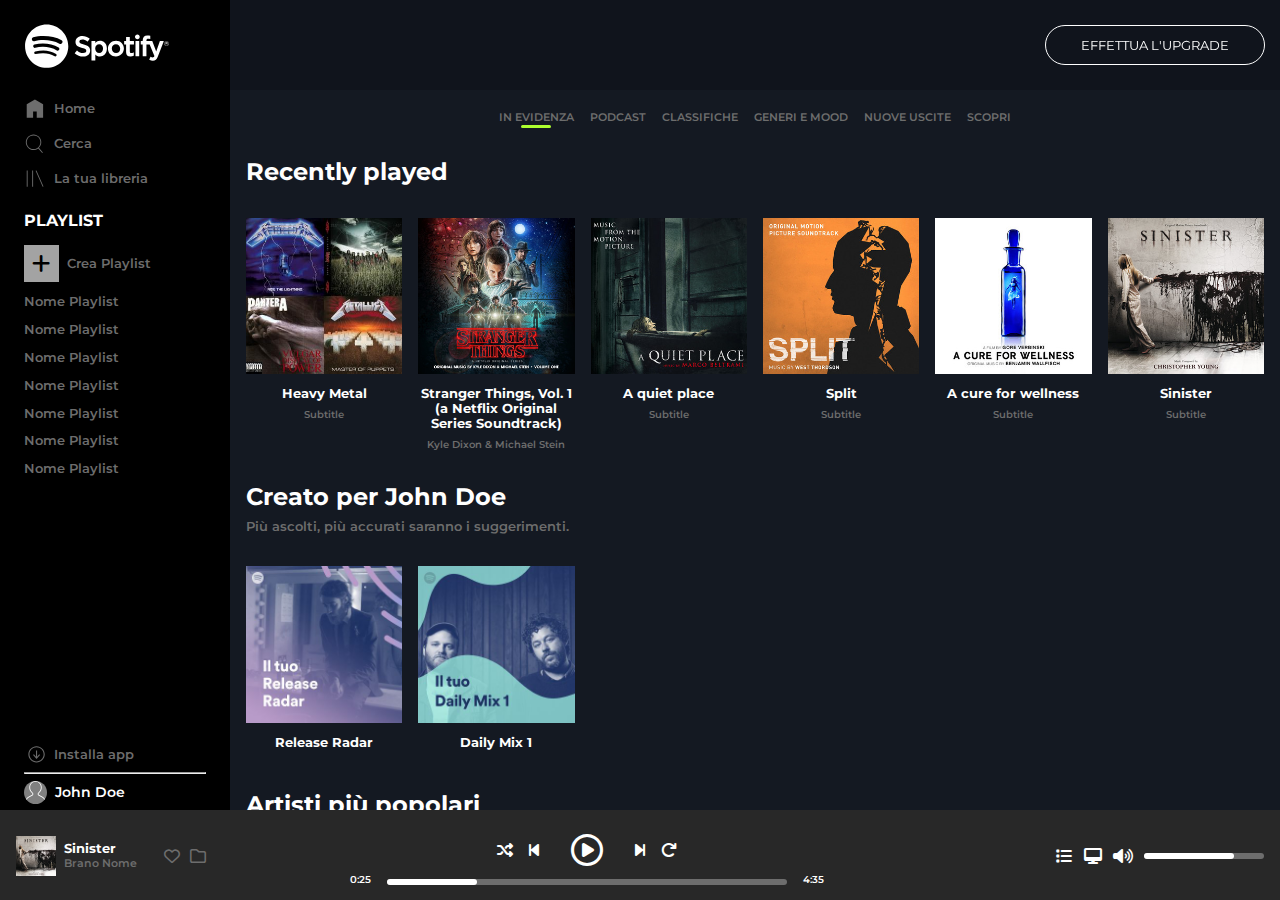
<file: bonus/pages/index.html>
<!DOCTYPE html>
<html lang="en">
<head>
    <meta charset="UTF-8">
    <meta name="viewport" content="width=device-width, initial-scale=1.0">
    <!-- monserrat font  -->
    <link rel="preconnect" href="https://fonts.googleapis.com">
    <link rel="preconnect" href="https://fonts.gstatic.com" crossorigin>
    <link href="https://fonts.googleapis.com/css2?family=Montserrat:ital,wght@0,100..900;1,100..900&display=swap" rel="stylesheet">
    <!-- font-awesome  -->
    <link rel="stylesheet" href="https://cdnjs.cloudflare.com/ajax/libs/font-awesome/6.7.2/css/all.min.css">
    <!-- my css  -->
    <link rel="stylesheet" href="../css/style.css">
    <link rel="shortcut icon" href="../img/favicon.ico" type="image/x-icon">

    <title>Spotify</title>
</head>
<body>
    <div class="wrapper">
        <div class="top d-flex">
            
            <div class="top-left">
                <div class="aside-logo">
                    <img class="logo-full" src="../img/logo.svg" alt="spotify logo">
                    <img class="logo-small" src="../img/logo-small.svg" alt="spotify logo">
                </div>
                <!-- navigation aside  -->
                <div class="aside-navigation">
                    <ul>
                        <li>
                            <a href="#">
                                <!-- <img src="./img/home.svg" alt="home icon"> -->
                                 <svg viewBox="0 0 512 512" xmlns="http://www.w3.org/2000/svg">
                                    <path d="M448 463.746h-149.333v-149.333h-85.334v149.333h-149.333v-315.428l192-111.746 192 110.984v316.19z"/>
                                </svg>
                                <span>
                                    Home
                                </span>
                            </a>
                        </li>
                        <li>
                            <a href="#">
                                <!-- <img src="./img/search.svg" alt="search icon"> -->
                                <svg viewBox="0 0 512 512" xmlns="http://www.w3.org/2000/svg">
                                    <path d="M349.714 347.937l93.714 109.969-16.254 13.969-93.969-109.969q-48.508 36.825-109.207 36.825-36.826 0-70.476-14.349t-57.905-38.603-38.603-57.905-14.349-70.476 14.349-70.476 38.603-57.905 57.905-38.603 70.476-14.349 70.476 14.349 57.905 38.603 38.603 57.905 14.349 70.476q0 37.841-14.73 71.619t-40.889 58.921zM224 377.397q43.428 0 80.254-21.461t58.286-58.286 21.461-80.254-21.461-80.254-58.286-58.285-80.254-21.46-80.254 21.46-58.285 58.285-21.46 80.254 21.46 80.254 58.285 58.286 80.254 21.461z"  fill-rule="evenodd"/>
                                </svg>
                                <span>
                                    Cerca
                                </span>
                            </a>
                        </li>
                        <li>
                            <a href="#">
                                <!-- <img src="./img/libreria.svg" alt="library icon"> -->
                                <svg viewBox="0 0 512 512" xmlns="http://www.w3.org/2000/svg">
                                    <path d="M291.301 81.778l166.349 373.587-19.301 8.635-166.349-373.587zM64 463.746v-384h21.334v384h-21.334zM192 463.746v-384h21.334v384h-21.334z"/>
                                </svg>
                                <span>
                                    La tua libreria
                                </span>
                            </a>
                        </li>
                    </ul>
                </div>
                <!-- playlist section  -->
                <section class="playlist">
                    <h3>PLAYLIST</h3>
                    <ul>
                        <li>
                            <a class="create-playlist" href="#">
                                <i class="fas fa-plus"></i>
                                <span>Crea Playlist</span>
                            </a>
                        </li>
                        <li>
                            <a href="#">
                                <span>Nome Playlist</span>
                            </a>
                        </li>
                        <li>
                            <a href="#">
                                <span>Nome Playlist</span>
                            </a>
                        </li>
                        <li>
                            <a href="#">
                                <span>Nome Playlist</span>
                            </a>
                        </li>
                        <li>
                            <a href="#">
                                <span>Nome Playlist</span>
                            </a>
                        </li>
                        <li>
                            <a href="#">
                                <span>Nome Playlist</span>
                            </a>
                        </li>
                        <li>
                            <a href="#">
                                <span>Nome Playlist</span>
                            </a>
                        </li>
                        <li>
                            <a href="#">
                                <span>Nome Playlist</span>
                            </a>
                        </li>
                    </ul>
                </section>
                <!-- cta install -->
                <div class="cta-install">
                    <a href="#">
                        <!-- <img src="./img/download.svg" alt="download icon"> -->
                        <svg viewBox="0 0 20 20" xmlns="http://www.w3.org/2000/svg">
                            <path d="M12 11.657V6h-1v5.65L9.076 9.414l-.758.65 3.183 3.702 3.195-3.7-.758-.653L12 11.657zM11.5 2C7.358 2 4 5.358 4 9.5c0 4.142 3.358 7.5 7.5 7.5 4.142 0 7.5-3.358 7.5-7.5C19 5.358 15.642 2 11.5 2zm0 14C7.916 16 5 13.084 5 9.5S7.916 3 11.5 3 18 5.916 18 9.5 15.084 16 11.5 16z" fill-rule="evenodd"/>
                        </svg>
                        <span>Installa app</span>
                    </a>
                </div>
                <hr>
                <!-- profile section  -->
                <div class="profile">
                    <a href="#">
                        <img src="../img/profile.svg" alt="download icon">
                        <span>John Doe</span>
                    </a>
                </div>
            </div>
            
            <div class="top-rigth">
                <div class="top-header">
                    <a class="btn" href="#">EFFETTUA L'UPGRADE</a>
                </div>
                <div class="top-main">
                    <div class="nav-link">
                        <ul class="d-flex">
                            <li>
                                <a class="active" href="#">IN EVIDENZA</a>
                            </li>
                            <li>
                                <a href="#">PODCAST</a>
                            </li>
                            <li>
                                <a href="#">CLASSIFICHE</a>
                            </li>
                            <li>
                                <a href="#">GENERI E MOOD</a>
                            </li>
                            <li>
                                <a href="#">NUOVE USCITE</a>
                            </li>
                            <li>
                                <a href="#">SCOPRI</a>
                            </li>
                        </ul>
                    </div>
                    <!-- recently played section  -->
                    <section class="recently-played">
                        <div class="container">
                            <h2>Recently played</h2>
                            <div class="row">
                                <div class="col-2 col-md-3 col-sm-6">
                                    <div class="card">
                                        <div class="card-img">
                                            <a href="../pages/heavyMetal.html">
                                                <img src="../img/metal_lifting.jpg" alt="heavy metal poster">
                                                <i class="fa-regular fa-circle-play"></i>
                                            </a>
                                        </div>
                                        <div class="card-description">
                                            <h3>Heavy Metal</h3>
                                            <p class="subtitle">
                                                Subtitle
                                            </p>
                                        </div>
                                    </div>

                                </div>
                                <div class="col-2 col-md-3 col-sm-6">
                                    <div class="card">
                                        <div class="card-img">
                                            <a href="./strangerThings.html">
                                                <img src="../img/stranger.jpeg" alt="stranger things poster">
                                                <i class="fa-regular fa-circle-play"></i>
                                            </a>
                                        </div>
                                        <div class="card-description">
                                            <h3>Stranger Things, Vol. 1 (a Netflix Original Series Soundtrack)</h3>
                                            <p class="subtitle">
                                                Kyle Dixon & Michael Stein
                                            </p>
                                        </div>
                                    </div>
                                </div>
                                <div class="col-2 col-md-3 col-sm-6">
                                    <div class="card">
                                        <div class="card-img">
                                            <a href="./aQuietPlace.html">
                                                <img src="../img/aquietplace.jpeg" alt="a quiet place poster">
                                                <i class="fa-regular fa-circle-play"></i>
                                            </a>
                                        </div>                                        
                                        <div class="card-description">
                                            <h3>A quiet place</h3>
                                            <p class="subtitle">
                                                Subtitle
                                            </p>
                                        </div>
                                    </div>
                                </div>
                                <div class="col-2 col-md-3 col-sm-6">
                                    <div class="card">
                                        <div class="card-img">
                                            <a href="./split.html">
                                                <img src="../img/split.jpeg" alt="split poster">
                                                <i class="fa-regular fa-circle-play"></i>
                                            </a>
                                        </div>                                        
                                        <div class="card-description">
                                            <h3>Split</h3>
                                            <p class="subtitle">
                                                Subtitle
                                            </p>
                                        </div>
                                    </div>
                                </div>
                                <div class="col-2 col-md-3 col-sm-6">
                                    <div class="card">
                                        <div class="card-img">
                                            <a href="./aCureForWellness.html">
                                                <img src="../img/cure.jpeg" alt="a cure for wellness poster">
                                                <i class="fa-regular fa-circle-play"></i>

                                            </a>
                                        </div>   
                                        <div class="card-description">
                                            <h3>A cure for wellness</h3>
                                            <p class="subtitle">
                                                Subtitle
                                            </p>
                                        </div>
                                    </div>
                                </div>
                                <div class="col-2 col-md-3 col-sm-6">
                                    <div class="card">
                                        <div class="card-img">
                                            <a href="./sinister.html">
                                                <img src="../img/sinister.jpeg" alt="sinister poster">
                                                <i class="fa-regular fa-circle-play"></i>
                                            </a>
                                        </div>   
                                        <div class="card-description">
                                            <h3>Sinister</h3>
                                            <p class="subtitle">
                                                Subtitle
                                            </p>
                                        </div>
                                    </div>
                                </div>
                            </div>
                        </div>
                    </section>

                    <!-- recommendations section  -->
                    <section class="recommendations">
                        <div class="container">
                            <h2>Creato per John Doe</h2>
                            <p class="subtitle">
                                Più ascolti, più accurati saranno i suggerimenti.
                            </p>
                            <div class="row">
                                <div class="col-2 col-md-3 col-sm-6">
                                    <div class="card">
                                        <div class="card-img">
                                            <a href="./radar.html">
                                                <img src="../img/radar.jpeg" alt="artist you could like">
                                                <i class="fa-regular fa-circle-play"></i>
                                            </a>
                                        </div>   
                                        <div class="card-description">
                                            <h3>Release Radar</h3>
                                        </div>
                                    </div>

                                </div>
                                <div class="col-2 col-md-3 col-sm-6">
                                    <div class="card">
                                        <div class="card-img">
                                            <a href="./dailyMix.html">
                                                <img src="../img/mixdaily.jpeg" alt="image of the artists you could listen today">
                                                <i class="fa-regular fa-circle-play"></i>
                                            </a>
                                        </div>   
                                        <div class="card-description">
                                            <h3>Daily Mix 1</h3>
                                        </div>
                                    </div>
                                </div>
                            </div>
                        </div>
                    </section>      

                    <!-- popular section  -->
                    <section class="popular">
                        <div class="container">
                            <h2>Artisti più popolari</h2>
                            <p class="subtitle">
                                Più ascolti, più accurati saranno i suggerimenti.
                            </p>
                            <div class="row">
                                <div class="col-2 col-md-3 col-sm-6">
                                    <div class="card">
                                        <div class="card-img">
                                            <a href="./lanaDelRey.html">
                                                <img src="../img/youg.jpeg" alt="young and beautiful lana del rey poster">
                                                <i class="fa-regular fa-circle-play"></i>
                                            </a>
                                        </div>   
                                        <div class="card-description">
                                            <h3>Lana del Rey</h3>

                                        </div>
                                    </div>
                                </div>
                                <div class="col-2 col-md-3 col-sm-6">
                                    <div class="card">
                                        <div class="card-img">
                                            <a href="./einaudi.html">
                                                <img src="../img/einaudi.jpeg" alt="photo of ludovico einaudi">
                                                <i class="fa-regular fa-circle-play"></i>
                                            </a>
                                        </div>   
                                        <div class="card-description">
                                            <h3>Ludovico Einaudi</h3>
                                        </div>
                                    </div>
                                </div>
                            </div>
                        </div>
                    </section>     
                </div>
            </div>


        </div>
        <div class="bottom">
            <div class="container">
                <div class="row">
                    <div class="col-2 col-md-3 col-xs-3">
                        <div class="player-left d-flex">
                            <img src="../img/sinister.jpeg" alt="sinister poster">
                            <div class="title">
                                <h4>Sinister</h4>
                                <p>Brano Nome</p>
                            </div>
                            <div class="d-flex left-icons">
                                <i class="fa-regular fa-heart"></i>
                                <i class="fa-regular fa-folder"></i>
    
                            </div>
                        </div>
                    </div>
                    <div class="col-7 col-md-5 col-xs-6">
                        <div class="player-middle">
                            <div class="controls d-flex">
                                <i class="fa-solid fa-shuffle"></i>
                                <i class="fa-solid fa-backward-step"></i>
                                <i class="fa-regular fa-circle-play"></i>
                                <i class="fa-solid fa-forward-step"></i>
                                <i class="fa-solid fa-arrow-rotate-right"></i>
                            </div>
                            <div class="track-progress d-flex">
                                <p>
                                    0:25
                                </p>
                                <div class="slide-container">
                                    <div class="progress-filled"></div>
                                    <div class="progress-thumb"></div>
                                </div>
                                <p>
                                    4:35
                                </p>
                            </div>
                        </div>
                    </div>
                    <div class="col-3 col-md-4 col-xs-3">
                        <div class="player-right d-flex">
                            <i class="fa-solid fa-list"></i>
                            <i class="fa-solid fa-desktop"></i>
                            <i class="fa-solid fa-volume-high"></i>
                            <div class="slide-container">
                                <div class="progress-filled"></div>
                                <div class="progress-thumb"></div>
                            </div>
                        </div>
                    </div>
                </div>
            </div>
        </div>
    </div>
</body>
</html>
</file>
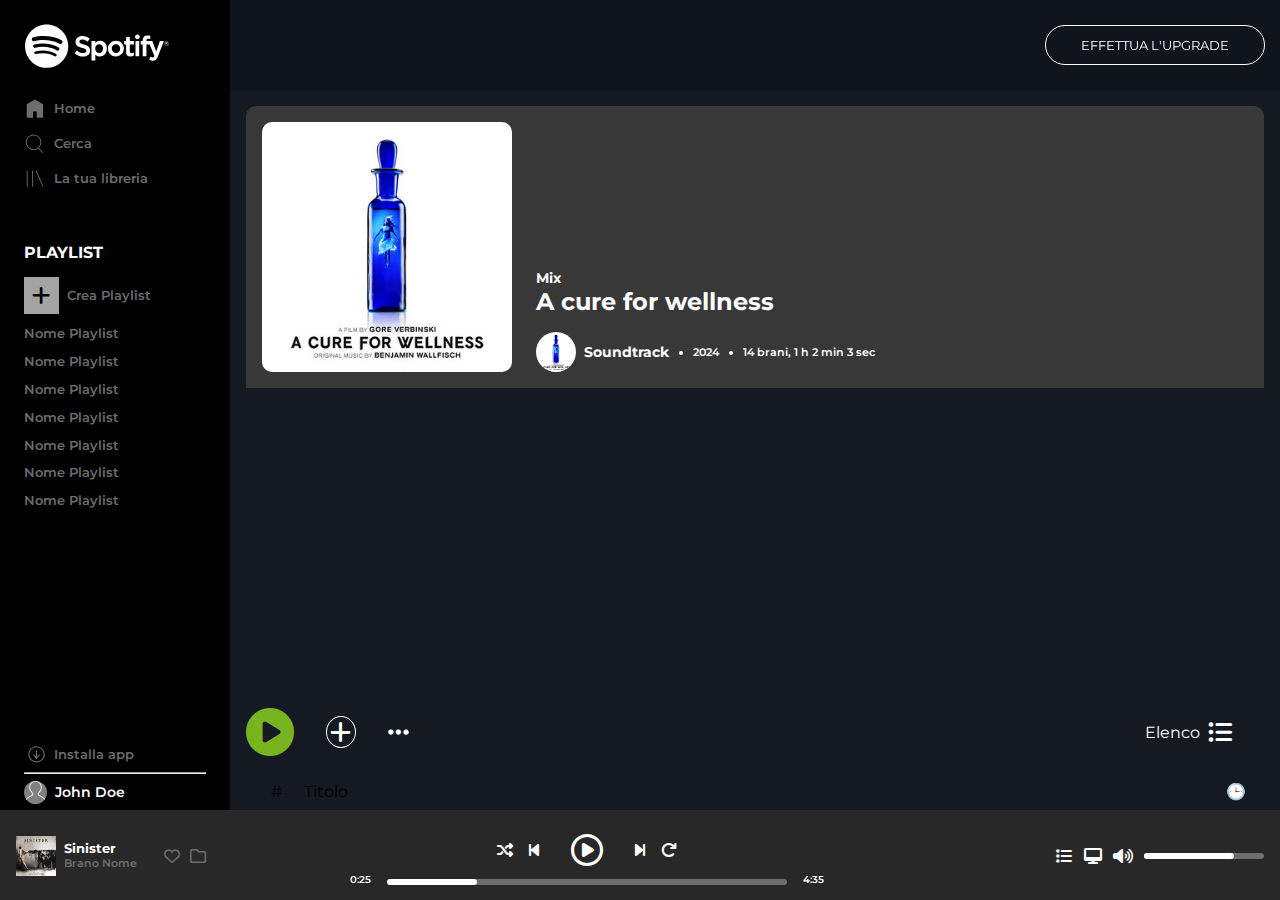
<file: bonus/pages/aCureForWellness.html>
<!DOCTYPE html>
<html lang="en">
<head>
    <meta charset="UTF-8">
    <meta name="viewport" content="width=device-width, initial-scale=1.0">
    <!-- monserrat font  -->
    <link rel="preconnect" href="https://fonts.googleapis.com">
    <link rel="preconnect" href="https://fonts.gstatic.com" crossorigin>
    <link href="https://fonts.googleapis.com/css2?family=Montserrat:ital,wght@0,100..900;1,100..900&display=swap" rel="stylesheet">
    <!-- font-awesome  -->
    <link rel="stylesheet" href="https://cdnjs.cloudflare.com/ajax/libs/font-awesome/6.7.2/css/all.min.css">
    <!-- my css  -->
    <link rel="stylesheet" href="../css/style.css">
    <link rel="stylesheet" href="../css/detailPage.css">
    <link rel="shortcut icon" href="../img/favicon.ico" type="image/x-icon">

    <title>Spotify</title>
</head>
<body>
    <div class="wrapper">
        <div class="top d-flex">
            
            <div class="top-left">
                <div class="aside-logo">
                    <img class="logo-full" src="../img/logo.svg" alt="spotify logo">
                    <img class="logo-small" src="../img/logo-small.svg" alt="spotify logo">
                </div>
                <!-- navigation aside  -->
                <div class="aside-navigation">
                    <ul>
                        <li>
                            <a href="./index.html">
                                <!-- <img src="./img/home.svg" alt="home icon"> -->
                                 <svg viewBox="0 0 512 512" xmlns="http://www.w3.org/2000/svg">
                                    <path d="M448 463.746h-149.333v-149.333h-85.334v149.333h-149.333v-315.428l192-111.746 192 110.984v316.19z"/>
                                </svg>
                                <span>
                                    Home
                                </span>
                            </a>
                        </li>
                        <li>
                            <a href="#">
                                <!-- <img src="./img/search.svg" alt="search icon"> -->
                                <svg viewBox="0 0 512 512" xmlns="http://www.w3.org/2000/svg">
                                    <path d="M349.714 347.937l93.714 109.969-16.254 13.969-93.969-109.969q-48.508 36.825-109.207 36.825-36.826 0-70.476-14.349t-57.905-38.603-38.603-57.905-14.349-70.476 14.349-70.476 38.603-57.905 57.905-38.603 70.476-14.349 70.476 14.349 57.905 38.603 38.603 57.905 14.349 70.476q0 37.841-14.73 71.619t-40.889 58.921zM224 377.397q43.428 0 80.254-21.461t58.286-58.286 21.461-80.254-21.461-80.254-58.286-58.285-80.254-21.46-80.254 21.46-58.285 58.285-21.46 80.254 21.46 80.254 58.285 58.286 80.254 21.461z"  fill-rule="evenodd"/>
                                </svg>
                                <span>
                                    Cerca
                                </span>
                            </a>
                        </li>
                        <li>
                            <a href="#">
                                <!-- <img src="./img/libreria.svg" alt="library icon"> -->
                                <svg viewBox="0 0 512 512" xmlns="http://www.w3.org/2000/svg">
                                    <path d="M291.301 81.778l166.349 373.587-19.301 8.635-166.349-373.587zM64 463.746v-384h21.334v384h-21.334zM192 463.746v-384h21.334v384h-21.334z"/>
                                </svg>
                                <span>
                                    La tua libreria
                                </span>
                            </a>
                        </li>
                    </ul>
                </div>
                <!-- playlist section  -->
                <section class="playlist">
                    <h3>PLAYLIST</h3>
                    <ul>
                        <li>
                            <a class="create-playlist" href="#">
                                <i class="fas fa-plus"></i>
                                <span>Crea Playlist</span>
                            </a>
                        </li>
                        <li>
                            <a href="#">
                                <span>Nome Playlist</span>
                            </a>
                        </li>
                        <li>
                            <a href="#">
                                <span>Nome Playlist</span>
                            </a>
                        </li>
                        <li>
                            <a href="#">
                                <span>Nome Playlist</span>
                            </a>
                        </li>
                        <li>
                            <a href="#">
                                <span>Nome Playlist</span>
                            </a>
                        </li>
                        <li>
                            <a href="#">
                                <span>Nome Playlist</span>
                            </a>
                        </li>
                        <li>
                            <a href="#">
                                <span>Nome Playlist</span>
                            </a>
                        </li>
                        <li>
                            <a href="#">
                                <span>Nome Playlist</span>
                            </a>
                        </li>
                    </ul>
                </section>
                <!-- cta install -->
                <div class="cta-install">
                    <a href="#">
                        <!-- <img src="./img/download.svg" alt="download icon"> -->
                        <svg viewBox="0 0 20 20" xmlns="http://www.w3.org/2000/svg">
                            <path d="M12 11.657V6h-1v5.65L9.076 9.414l-.758.65 3.183 3.702 3.195-3.7-.758-.653L12 11.657zM11.5 2C7.358 2 4 5.358 4 9.5c0 4.142 3.358 7.5 7.5 7.5 4.142 0 7.5-3.358 7.5-7.5C19 5.358 15.642 2 11.5 2zm0 14C7.916 16 5 13.084 5 9.5S7.916 3 11.5 3 18 5.916 18 9.5 15.084 16 11.5 16z" fill-rule="evenodd"/>
                        </svg>
                        <span>Installa app</span>
                    </a>
                </div>
                <hr>
                <!-- profile section  -->
                <div class="profile">
                    <a href="#">
                        <img src="../img/profile.svg" alt="download icon">
                        <span>John Doe</span>
                    </a>
                </div>
            </div>
            
            <div class="top-rigth">
                <div class="top-header">
                    <a class="btn" href="#">EFFETTUA L'UPGRADE</a>
                </div>
                <div class="top-main">
                    <div class="song-container">
                        <div class="song-info d-flex">
                            <img class="song-img" src="../img/cure.jpeg" alt="">
                            <div class="song-specific d-flex">
                                <h3>
                                    Mix
                                </h3>
                                <h2>
                                    A cure for wellness
                                </h2>
                                <div class="d-flex">
                                    <img src="../img/cure.jpeg" alt="">
                                    <h3>Soundtrack</h3>
                                    <ul class="d-flex">
                                        <li>2024</li>
                                        <li>14 brani, 1 h 2 min 3 sec</li>
                                    </ul>
                                </div>
                            </div>
                        </div>
                    </div>
                    <div class="song-video">
                 <iframe  src="https://www.youtube.com/embed/ASESXewHiiI" title="A cure for wellness - Benjamin Wallfisch" frameborder="0" allow="accelerometer; autoplay; clipboard-write; encrypted-media; gyroscope; picture-in-picture; web-share" referrerpolicy="strict-origin-when-cross-origin" allowfullscreen></iframe>
                    </div>
                    <div class="song-cta d-flex">
                        <i class="fa-solid fa-circle-play"></i>
                        <i class="fas fa-plus add-btn"></i>
                        <i class="fa-solid fa-ellipsis"></i>
                        <p>
                            Elenco
                        </p>
                        <i class="fa-solid fa-list-ul"></i>
                    </div>
                    <div class="playlist-song">
                        <div class="playlist-header d-flex">
                            <span class="col-number">#</span>
                            <span class="col-title">Titolo</span>
                            <span class="col-time">🕒</span>
                        </div>
                        <ul class="playlist-list">
                            <li class="track d-flex">
                            <p class="col-number">
                                1
                            </p>
                            <span class="hover-play">
                                <i class="fa-solid fa-circle-play"></i>
                            </span>
                            <div class="col-title">
                                <h3 class="title">Master of Puppets</h3>
                                <h5 class="artist">Metallica</h5>
                            </div>
                            <p class="visualization">
                                1.232.874.239
                            </p>
                            <p class="col-time">
                                3:15
                            </p>
                            </li>
                            <li class="track d-flex">
                                <p class="col-number">
                                    2
                                </p>
                                <span class="hover-play">
                                    <i class="fa-solid fa-circle-play"></i>
                                </span>
                                <div class="col-title">
                                    <h3 class="title">Master of Puppets</h3>
                                    <h5 class="artist">Metallica</h5>
                                </div>
                                <p class="visualization">
                                    2.412.874.239
                                </p>
                                <p class="col-time">
                                    2:46
                                </p>
                            </li>
                            <li class="track d-flex">
                                <p class="col-number">
                                    3
                                </p>
                                <span class="hover-play">
                                    <i class="fa-solid fa-circle-play"></i>
                                </span>
                                <div class="col-title">
                                    <h3 class="title">Master of Puppets</h3>
                                    <h5 class="artist">Metallica</h5>
                                </div>
                                <p class="visualization">
                                    2.032.874.239
                                </p>
                                <p class="col-time">
                                    5:37
                                </p>
                            </li>
                            <li class="track d-flex">
                                <p class="col-number">
                                    4
                                </p>
                                <span class="hover-play">
                                    <i class="fa-solid fa-circle-play"></i>
                                </span>
                                <div class="col-title">
                                    <h3 class="title">Master of Puppets</h3>
                                    <h5 class="artist">Metallica</h5>
                                </div>
                                <p class="visualization">
                                    25.332.874.239
                                </p>
                                <p class="col-time">
                                    1:54
                                </p>
                            </li>
                        </ul>
                    </div>
                </div>
            </div>


        </div>
        <div class="bottom">
            <div class="container">
                <div class="row">
                    <div class="col-2 col-md-3 col-xs-3">
                        <div class="player-left d-flex">
                            <img src="../img/sinister.jpeg" alt="sinister poster">
                            <div class="title">
                                <h4>Sinister</h4>
                                <p>Brano Nome</p>
                            </div>
                            <div class="d-flex left-icons">
                                <i class="fa-regular fa-heart"></i>
                                <i class="fa-regular fa-folder"></i>
    
                            </div>
                        </div>
                    </div>
                    <div class="col-7 col-md-5 col-xs-6">
                        <div class="player-middle">
                            <div class="controls d-flex">
                                <i class="fa-solid fa-shuffle"></i>
                                <i class="fa-solid fa-backward-step"></i>
                                <i class="fa-regular fa-circle-play"></i>
                                <i class="fa-solid fa-forward-step"></i>
                                <i class="fa-solid fa-arrow-rotate-right"></i>
                            </div>
                            <div class="track-progress d-flex">
                                <p>
                                    0:25
                                </p>
                                <div class="slide-container">
                                    <div class="progress-filled"></div>
                                    <div class="progress-thumb"></div>
                                </div>
                                <p>
                                    4:35
                                </p>
                            </div>
                        </div>
                    </div>
                    <div class="col-3 col-md-4 col-xs-3">
                        <div class="player-right d-flex">
                            <i class="fa-solid fa-list"></i>
                            <i class="fa-solid fa-desktop"></i>
                            <i class="fa-solid fa-volume-high"></i>
                            <div class="slide-container">
                                <div class="progress-filled"></div>
                                <div class="progress-thumb"></div>
                            </div>
                        </div>
                    </div>
                </div>
            </div>
        </div>
    </div>
</body>
</html>
</file>
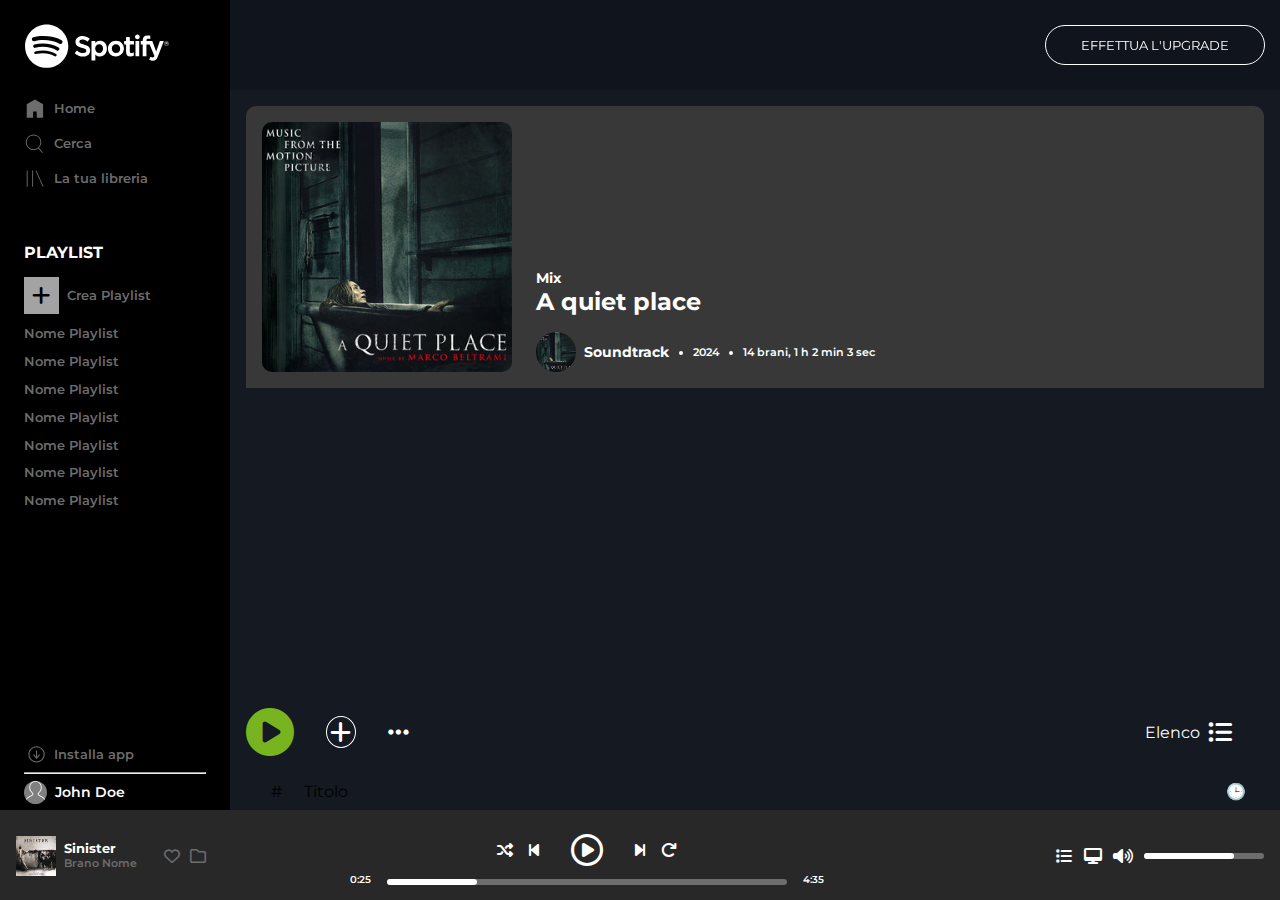
<file: bonus/pages/aQuietPlace.html>
<!DOCTYPE html>
<html lang="en">
<head>
    <meta charset="UTF-8">
    <meta name="viewport" content="width=device-width, initial-scale=1.0">
    <!-- monserrat font  -->
    <link rel="preconnect" href="https://fonts.googleapis.com">
    <link rel="preconnect" href="https://fonts.gstatic.com" crossorigin>
    <link href="https://fonts.googleapis.com/css2?family=Montserrat:ital,wght@0,100..900;1,100..900&display=swap" rel="stylesheet">
    <!-- font-awesome  -->
    <link rel="stylesheet" href="https://cdnjs.cloudflare.com/ajax/libs/font-awesome/6.7.2/css/all.min.css">
    <!-- my css  -->
    <link rel="stylesheet" href="../css/style.css">
    <link rel="stylesheet" href="../css/detailPage.css">
    <link rel="shortcut icon" href="../img/favicon.ico" type="image/x-icon">

    <title>Spotify</title>
</head>
<body>
    <div class="wrapper">
        <div class="top d-flex">
            
            <div class="top-left">
                <div class="aside-logo">
                    <img class="logo-full" src="../img/logo.svg" alt="spotify logo">
                    <img class="logo-small" src="../img/logo-small.svg" alt="spotify logo">
                </div>
                <!-- navigation aside  -->
                <div class="aside-navigation">
                    <ul>
                        <li>
                            <a href="./index.html">
                                <!-- <img src="./img/home.svg" alt="home icon"> -->
                                 <svg viewBox="0 0 512 512" xmlns="http://www.w3.org/2000/svg">
                                    <path d="M448 463.746h-149.333v-149.333h-85.334v149.333h-149.333v-315.428l192-111.746 192 110.984v316.19z"/>
                                </svg>
                                <span>
                                    Home
                                </span>
                            </a>
                        </li>
                        <li>
                            <a href="#">
                                <!-- <img src="./img/search.svg" alt="search icon"> -->
                                <svg viewBox="0 0 512 512" xmlns="http://www.w3.org/2000/svg">
                                    <path d="M349.714 347.937l93.714 109.969-16.254 13.969-93.969-109.969q-48.508 36.825-109.207 36.825-36.826 0-70.476-14.349t-57.905-38.603-38.603-57.905-14.349-70.476 14.349-70.476 38.603-57.905 57.905-38.603 70.476-14.349 70.476 14.349 57.905 38.603 38.603 57.905 14.349 70.476q0 37.841-14.73 71.619t-40.889 58.921zM224 377.397q43.428 0 80.254-21.461t58.286-58.286 21.461-80.254-21.461-80.254-58.286-58.285-80.254-21.46-80.254 21.46-58.285 58.285-21.46 80.254 21.46 80.254 58.285 58.286 80.254 21.461z"  fill-rule="evenodd"/>
                                </svg>
                                <span>
                                    Cerca
                                </span>
                            </a>
                        </li>
                        <li>
                            <a href="#">
                                <!-- <img src="./img/libreria.svg" alt="library icon"> -->
                                <svg viewBox="0 0 512 512" xmlns="http://www.w3.org/2000/svg">
                                    <path d="M291.301 81.778l166.349 373.587-19.301 8.635-166.349-373.587zM64 463.746v-384h21.334v384h-21.334zM192 463.746v-384h21.334v384h-21.334z"/>
                                </svg>
                                <span>
                                    La tua libreria
                                </span>
                            </a>
                        </li>
                    </ul>
                </div>
                <!-- playlist section  -->
                <section class="playlist">
                    <h3>PLAYLIST</h3>
                    <ul>
                        <li>
                            <a class="create-playlist" href="#">
                                <i class="fas fa-plus"></i>
                                <span>Crea Playlist</span>
                            </a>
                        </li>
                        <li>
                            <a href="#">
                                <span>Nome Playlist</span>
                            </a>
                        </li>
                        <li>
                            <a href="#">
                                <span>Nome Playlist</span>
                            </a>
                        </li>
                        <li>
                            <a href="#">
                                <span>Nome Playlist</span>
                            </a>
                        </li>
                        <li>
                            <a href="#">
                                <span>Nome Playlist</span>
                            </a>
                        </li>
                        <li>
                            <a href="#">
                                <span>Nome Playlist</span>
                            </a>
                        </li>
                        <li>
                            <a href="#">
                                <span>Nome Playlist</span>
                            </a>
                        </li>
                        <li>
                            <a href="#">
                                <span>Nome Playlist</span>
                            </a>
                        </li>
                    </ul>
                </section>
                <!-- cta install -->
                <div class="cta-install">
                    <a href="#">
                        <!-- <img src="./img/download.svg" alt="download icon"> -->
                        <svg viewBox="0 0 20 20" xmlns="http://www.w3.org/2000/svg">
                            <path d="M12 11.657V6h-1v5.65L9.076 9.414l-.758.65 3.183 3.702 3.195-3.7-.758-.653L12 11.657zM11.5 2C7.358 2 4 5.358 4 9.5c0 4.142 3.358 7.5 7.5 7.5 4.142 0 7.5-3.358 7.5-7.5C19 5.358 15.642 2 11.5 2zm0 14C7.916 16 5 13.084 5 9.5S7.916 3 11.5 3 18 5.916 18 9.5 15.084 16 11.5 16z" fill-rule="evenodd"/>
                        </svg>
                        <span>Installa app</span>
                    </a>
                </div>
                <hr>
                <!-- profile section  -->
                <div class="profile">
                    <a href="#">
                        <img src="../img/profile.svg" alt="download icon">
                        <span>John Doe</span>
                    </a>
                </div>
            </div>
            
            <div class="top-rigth">
                <div class="top-header">
                    <a class="btn" href="#">EFFETTUA L'UPGRADE</a>
                </div>
                <div class="top-main">
                    <div class="song-container">
                        <div class="song-info d-flex">
                            <img class="song-img" src="../img/aquietplace.jpeg" alt="">
                            <div class="song-specific d-flex">
                                <h3>
                                    Mix
                                </h3>
                                <h2>
                                    A quiet place
                                </h2>
                                <div class="d-flex">
                                    <img src="../img/aquietplace.jpeg" alt="">
                                    <h3>Soundtrack</h3>
                                    <ul class="d-flex">
                                        <li>2024</li>
                                        <li>14 brani, 1 h 2 min 3 sec</li>
                                    </ul>
                                </div>
                            </div>
                        </div>
                    </div>
                    <div class="song-video">
                     <iframe  src="https://www.youtube.com/embed/8RfI6F55eKI?list=PLfzW_wEeYxk5RvLfB1oMoLb8PhMmNKeQ1" title="Marco Beltrami - &quot;It Hears You&quot; (A Quiet Place OST)" frameborder="0" allow="accelerometer; autoplay; clipboard-write; encrypted-media; gyroscope; picture-in-picture; web-share" referrerpolicy="strict-origin-when-cross-origin" allowfullscreen></iframe>
                    </div>
                    <div class="song-cta d-flex">
                        <i class="fa-solid fa-circle-play"></i>
                        <i class="fas fa-plus add-btn"></i>
                        <i class="fa-solid fa-ellipsis"></i>
                        <p>
                            Elenco
                        </p>
                        <i class="fa-solid fa-list-ul"></i>
                    </div>
                    <div class="playlist-song">
                        <div class="playlist-header d-flex">
                            <span class="col-number">#</span>
                            <span class="col-title">Titolo</span>
                            <span class="col-time">🕒</span>
                        </div>
                        <ul class="playlist-list">
                            <li class="track d-flex">
                            <p class="col-number">
                                1
                            </p>
                            <span class="hover-play">
                                <i class="fa-solid fa-circle-play"></i>
                            </span>
                            <div class="col-title">
                                <h3 class="title">Master of Puppets</h3>
                                <h5 class="artist">Metallica</h5>
                            </div>
                            <p class="visualization">
                                1.232.874.239
                            </p>
                            <p class="col-time">
                                3:15
                            </p>
                            </li>
                            <li class="track d-flex">
                                <p class="col-number">
                                    2
                                </p>
                                <span class="hover-play">
                                    <i class="fa-solid fa-circle-play"></i>
                                </span>
                                <div class="col-title">
                                    <h3 class="title">Master of Puppets</h3>
                                    <h5 class="artist">Metallica</h5>
                                </div>
                                <p class="visualization">
                                    2.412.874.239
                                </p>
                                <p class="col-time">
                                    2:46
                                </p>
                            </li>
                            <li class="track d-flex">
                                <p class="col-number">
                                    3
                                </p>
                                <span class="hover-play">
                                    <i class="fa-solid fa-circle-play"></i>
                                </span>
                                <div class="col-title">
                                    <h3 class="title">Master of Puppets</h3>
                                    <h5 class="artist">Metallica</h5>
                                </div>
                                <p class="visualization">
                                    2.032.874.239
                                </p>
                                <p class="col-time">
                                    5:37
                                </p>
                            </li>
                            <li class="track d-flex">
                                <p class="col-number">
                                    4
                                </p>
                                <span class="hover-play">
                                    <i class="fa-solid fa-circle-play"></i>
                                </span>
                                <div class="col-title">
                                    <h3 class="title">Master of Puppets</h3>
                                    <h5 class="artist">Metallica</h5>
                                </div>
                                <p class="visualization">
                                    25.332.874.239
                                </p>
                                <p class="col-time">
                                    1:54
                                </p>
                            </li>
                        </ul>
                    </div>
                </div>
            </div>


        </div>
        <div class="bottom">
            <div class="container">
                <div class="row">
                    <div class="col-2 col-md-3 col-xs-3">
                        <div class="player-left d-flex">
                            <img src="../img/sinister.jpeg" alt="sinister poster">
                            <div class="title">
                                <h4>Sinister</h4>
                                <p>Brano Nome</p>
                            </div>
                            <div class="d-flex left-icons">
                                <i class="fa-regular fa-heart"></i>
                                <i class="fa-regular fa-folder"></i>
    
                            </div>
                        </div>
                    </div>
                    <div class="col-7 col-md-5 col-xs-6">
                        <div class="player-middle">
                            <div class="controls d-flex">
                                <i class="fa-solid fa-shuffle"></i>
                                <i class="fa-solid fa-backward-step"></i>
                                <i class="fa-regular fa-circle-play"></i>
                                <i class="fa-solid fa-forward-step"></i>
                                <i class="fa-solid fa-arrow-rotate-right"></i>
                            </div>
                            <div class="track-progress d-flex">
                                <p>
                                    0:25
                                </p>
                                <div class="slide-container">
                                    <div class="progress-filled"></div>
                                    <div class="progress-thumb"></div>
                                </div>
                                <p>
                                    4:35
                                </p>
                            </div>
                        </div>
                    </div>
                    <div class="col-3 col-md-4 col-xs-3">
                        <div class="player-right d-flex">
                            <i class="fa-solid fa-list"></i>
                            <i class="fa-solid fa-desktop"></i>
                            <i class="fa-solid fa-volume-high"></i>
                            <div class="slide-container">
                                <div class="progress-filled"></div>
                                <div class="progress-thumb"></div>
                            </div>
                        </div>
                    </div>
                </div>
            </div>
        </div>
    </div>
</body>
</html>
</file>
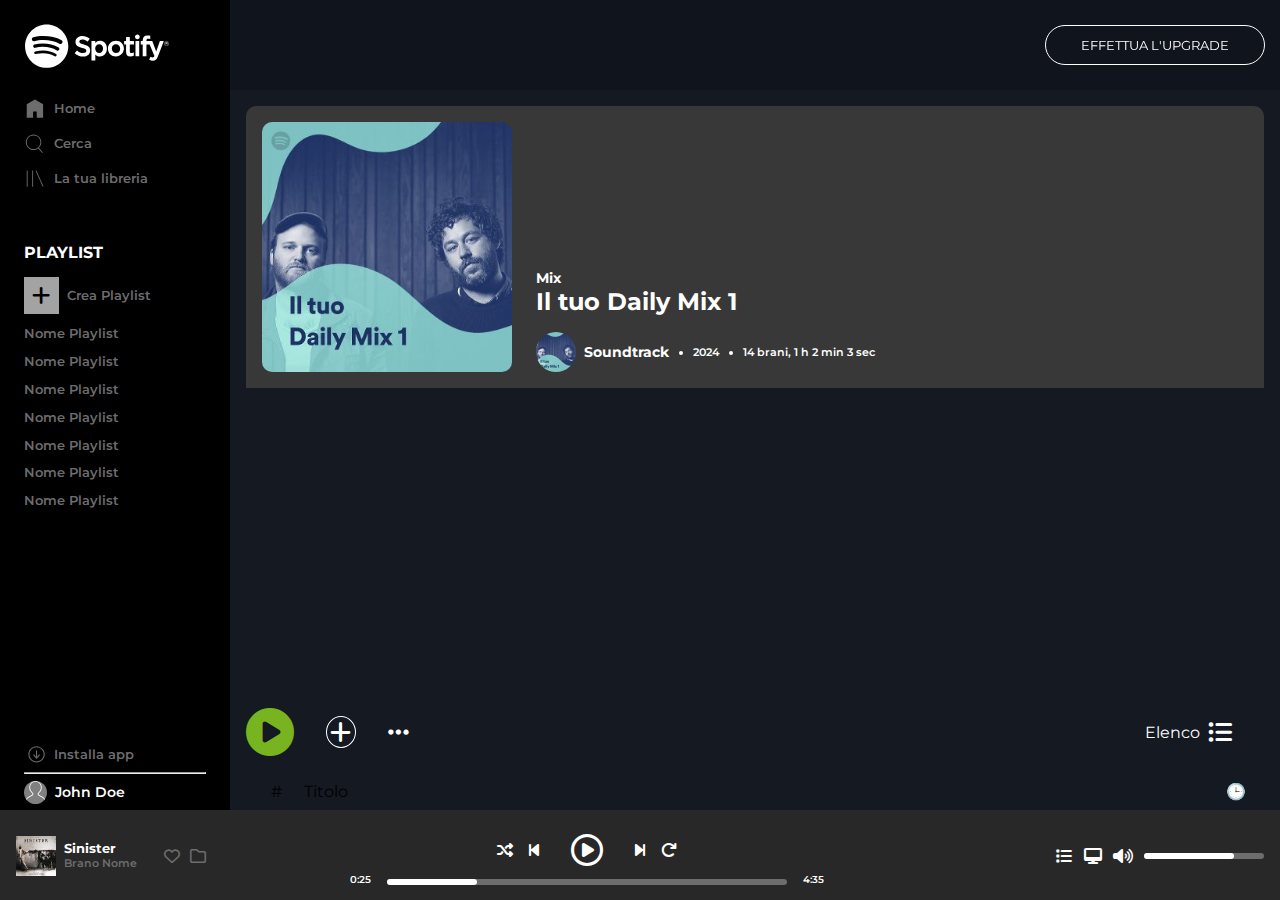
<file: bonus/pages/dailyMix.html>
<!DOCTYPE html>
<html lang="en">
<head>
    <meta charset="UTF-8">
    <meta name="viewport" content="width=device-width, initial-scale=1.0">
    <!-- monserrat font  -->
    <link rel="preconnect" href="https://fonts.googleapis.com">
    <link rel="preconnect" href="https://fonts.gstatic.com" crossorigin>
    <link href="https://fonts.googleapis.com/css2?family=Montserrat:ital,wght@0,100..900;1,100..900&display=swap" rel="stylesheet">
    <!-- font-awesome  -->
    <link rel="stylesheet" href="https://cdnjs.cloudflare.com/ajax/libs/font-awesome/6.7.2/css/all.min.css">
    <!-- my css  -->
    <link rel="stylesheet" href="../css/style.css">
    <link rel="stylesheet" href="../css/detailPage.css">
    <link rel="shortcut icon" href="../img/favicon.ico" type="image/x-icon">

    <title>Spotify</title>
</head>
<body>
    <div class="wrapper">
        <div class="top d-flex">
            
            <div class="top-left">
                <div class="aside-logo">
                    <img class="logo-full" src="../img/logo.svg" alt="spotify logo">
                    <img class="logo-small" src="../img/logo-small.svg" alt="spotify logo">
                </div>
                <!-- navigation aside  -->
                <div class="aside-navigation">
                    <ul>
                        <li>
                            <a href="./index.html">
                                <!-- <img src="./img/home.svg" alt="home icon"> -->
                                 <svg viewBox="0 0 512 512" xmlns="http://www.w3.org/2000/svg">
                                    <path d="M448 463.746h-149.333v-149.333h-85.334v149.333h-149.333v-315.428l192-111.746 192 110.984v316.19z"/>
                                </svg>
                                <span>
                                    Home
                                </span>
                            </a>
                        </li>
                        <li>
                            <a href="#">
                                <!-- <img src="./img/search.svg" alt="search icon"> -->
                                <svg viewBox="0 0 512 512" xmlns="http://www.w3.org/2000/svg">
                                    <path d="M349.714 347.937l93.714 109.969-16.254 13.969-93.969-109.969q-48.508 36.825-109.207 36.825-36.826 0-70.476-14.349t-57.905-38.603-38.603-57.905-14.349-70.476 14.349-70.476 38.603-57.905 57.905-38.603 70.476-14.349 70.476 14.349 57.905 38.603 38.603 57.905 14.349 70.476q0 37.841-14.73 71.619t-40.889 58.921zM224 377.397q43.428 0 80.254-21.461t58.286-58.286 21.461-80.254-21.461-80.254-58.286-58.285-80.254-21.46-80.254 21.46-58.285 58.285-21.46 80.254 21.46 80.254 58.285 58.286 80.254 21.461z"  fill-rule="evenodd"/>
                                </svg>
                                <span>
                                    Cerca
                                </span>
                            </a>
                        </li>
                        <li>
                            <a href="#">
                                <!-- <img src="./img/libreria.svg" alt="library icon"> -->
                                <svg viewBox="0 0 512 512" xmlns="http://www.w3.org/2000/svg">
                                    <path d="M291.301 81.778l166.349 373.587-19.301 8.635-166.349-373.587zM64 463.746v-384h21.334v384h-21.334zM192 463.746v-384h21.334v384h-21.334z"/>
                                </svg>
                                <span>
                                    La tua libreria
                                </span>
                            </a>
                        </li>
                    </ul>
                </div>
                <!-- playlist section  -->
                <section class="playlist">
                    <h3>PLAYLIST</h3>
                    <ul>
                        <li>
                            <a class="create-playlist" href="#">
                                <i class="fas fa-plus"></i>
                                <span>Crea Playlist</span>
                            </a>
                        </li>
                        <li>
                            <a href="#">
                                <span>Nome Playlist</span>
                            </a>
                        </li>
                        <li>
                            <a href="#">
                                <span>Nome Playlist</span>
                            </a>
                        </li>
                        <li>
                            <a href="#">
                                <span>Nome Playlist</span>
                            </a>
                        </li>
                        <li>
                            <a href="#">
                                <span>Nome Playlist</span>
                            </a>
                        </li>
                        <li>
                            <a href="#">
                                <span>Nome Playlist</span>
                            </a>
                        </li>
                        <li>
                            <a href="#">
                                <span>Nome Playlist</span>
                            </a>
                        </li>
                        <li>
                            <a href="#">
                                <span>Nome Playlist</span>
                            </a>
                        </li>
                    </ul>
                </section>
                <!-- cta install -->
                <div class="cta-install">
                    <a href="#">
                        <!-- <img src="./img/download.svg" alt="download icon"> -->
                        <svg viewBox="0 0 20 20" xmlns="http://www.w3.org/2000/svg">
                            <path d="M12 11.657V6h-1v5.65L9.076 9.414l-.758.65 3.183 3.702 3.195-3.7-.758-.653L12 11.657zM11.5 2C7.358 2 4 5.358 4 9.5c0 4.142 3.358 7.5 7.5 7.5 4.142 0 7.5-3.358 7.5-7.5C19 5.358 15.642 2 11.5 2zm0 14C7.916 16 5 13.084 5 9.5S7.916 3 11.5 3 18 5.916 18 9.5 15.084 16 11.5 16z" fill-rule="evenodd"/>
                        </svg>
                        <span>Installa app</span>
                    </a>
                </div>
                <hr>
                <!-- profile section  -->
                <div class="profile">
                    <a href="#">
                        <img src="../img/profile.svg" alt="download icon">
                        <span>John Doe</span>
                    </a>
                </div>
            </div>
            
            <div class="top-rigth">
                <div class="top-header">
                    <a class="btn" href="#">EFFETTUA L'UPGRADE</a>
                </div>
                <div class="top-main">
                    <div class="song-container">
                        <div class="song-info d-flex">
                            <img class="song-img" src="../img/mixdaily.jpeg" alt="">
                            <div class="song-specific d-flex">
                                <h3>
                                    Mix
                                </h3>
                                <h2>
                                    Il tuo Daily Mix 1
                                </h2>
                                <div class="d-flex">
                                    <img src="../img/mixdaily.jpeg" alt="">
                                    <h3>Soundtrack</h3>
                                    <ul class="d-flex">
                                        <li>2024</li>
                                        <li>14 brani, 1 h 2 min 3 sec</li>
                                    </ul>
                                </div>
                            </div>
                        </div>
                    </div>
                    <div class="song-video">
                      <iframe  src="https://www.youtube.com/embed/U-4vF8LHSXk" title="𝙎𝙪𝙢𝙢𝙚𝙧 𝙂𝙪𝙞𝙩𝙖𝙧 🍋| Relaxing Guitar Music &amp; Chill Lofi | Study, Work, Focus &amp; Stress Relief | Cafe Shop" frameborder="0" allow="accelerometer; autoplay; clipboard-write; encrypted-media; gyroscope; picture-in-picture; web-share" referrerpolicy="strict-origin-when-cross-origin" allowfullscreen></iframe>
                    </div>
                    <div class="song-cta d-flex">
                        <i class="fa-solid fa-circle-play"></i>
                        <i class="fas fa-plus add-btn"></i>
                        <i class="fa-solid fa-ellipsis"></i>
                        <p>
                            Elenco
                        </p>
                        <i class="fa-solid fa-list-ul"></i>
                    </div>
                    <div class="playlist-song">
                        <div class="playlist-header d-flex">
                            <span class="col-number">#</span>
                            <span class="col-title">Titolo</span>
                            <span class="col-time">🕒</span>
                        </div>
                        <ul class="playlist-list">
                            <li class="track d-flex">
                            <p class="col-number">
                                1
                            </p>
                            <span class="hover-play">
                                <i class="fa-solid fa-circle-play"></i>
                            </span>
                            <div class="col-title">
                                <h3 class="title">Master of Puppets</h3>
                                <h5 class="artist">Metallica</h5>
                            </div>
                            <p class="visualization">
                                1.232.874.239
                            </p>
                            <p class="col-time">
                                3:15
                            </p>
                            </li>
                            <li class="track d-flex">
                                <p class="col-number">
                                    2
                                </p>
                                <span class="hover-play">
                                    <i class="fa-solid fa-circle-play"></i>
                                </span>
                                <div class="col-title">
                                    <h3 class="title">Master of Puppets</h3>
                                    <h5 class="artist">Metallica</h5>
                                </div>
                                <p class="visualization">
                                    2.412.874.239
                                </p>
                                <p class="col-time">
                                    2:46
                                </p>
                            </li>
                            <li class="track d-flex">
                                <p class="col-number">
                                    3
                                </p>
                                <span class="hover-play">
                                    <i class="fa-solid fa-circle-play"></i>
                                </span>
                                <div class="col-title">
                                    <h3 class="title">Master of Puppets</h3>
                                    <h5 class="artist">Metallica</h5>
                                </div>
                                <p class="visualization">
                                    2.032.874.239
                                </p>
                                <p class="col-time">
                                    5:37
                                </p>
                            </li>
                            <li class="track d-flex">
                                <p class="col-number">
                                    4
                                </p>
                                <span class="hover-play">
                                    <i class="fa-solid fa-circle-play"></i>
                                </span>
                                <div class="col-title">
                                    <h3 class="title">Master of Puppets</h3>
                                    <h5 class="artist">Metallica</h5>
                                </div>
                                <p class="visualization">
                                    25.332.874.239
                                </p>
                                <p class="col-time">
                                    1:54
                                </p>
                            </li>
                        </ul>
                    </div>
                </div>
            </div>


        </div>
        <div class="bottom">
            <div class="container">
                <div class="row">
                    <div class="col-2 col-md-3 col-xs-3">
                        <div class="player-left d-flex">
                            <img src="../img/sinister.jpeg" alt="sinister poster">
                            <div class="title">
                                <h4>Sinister</h4>
                                <p>Brano Nome</p>
                            </div>
                            <div class="d-flex left-icons">
                                <i class="fa-regular fa-heart"></i>
                                <i class="fa-regular fa-folder"></i>
    
                            </div>
                        </div>
                    </div>
                    <div class="col-7 col-md-5 col-xs-6">
                        <div class="player-middle">
                            <div class="controls d-flex">
                                <i class="fa-solid fa-shuffle"></i>
                                <i class="fa-solid fa-backward-step"></i>
                                <i class="fa-regular fa-circle-play"></i>
                                <i class="fa-solid fa-forward-step"></i>
                                <i class="fa-solid fa-arrow-rotate-right"></i>
                            </div>
                            <div class="track-progress d-flex">
                                <p>
                                    0:25
                                </p>
                                <div class="slide-container">
                                    <div class="progress-filled"></div>
                                    <div class="progress-thumb"></div>
                                </div>
                                <p>
                                    4:35
                                </p>
                            </div>
                        </div>
                    </div>
                    <div class="col-3 col-md-4 col-xs-3">
                        <div class="player-right d-flex">
                            <i class="fa-solid fa-list"></i>
                            <i class="fa-solid fa-desktop"></i>
                            <i class="fa-solid fa-volume-high"></i>
                            <div class="slide-container">
                                <div class="progress-filled"></div>
                                <div class="progress-thumb"></div>
                            </div>
                        </div>
                    </div>
                </div>
            </div>
        </div>
    </div>
</body>
</html>
</file>
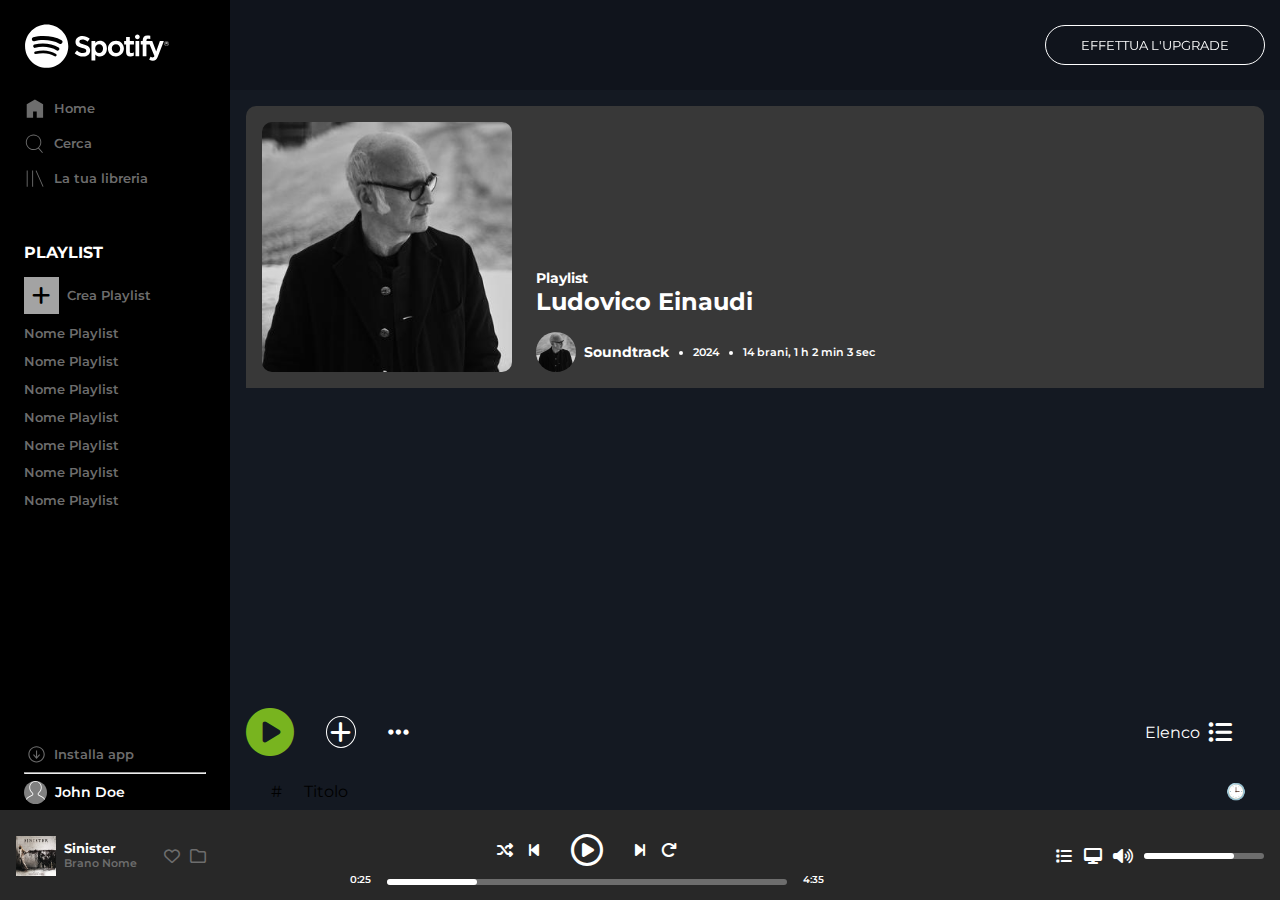
<file: bonus/pages/einaudi.html>
<!DOCTYPE html>
<html lang="en">
<head>
    <meta charset="UTF-8">
    <meta name="viewport" content="width=device-width, initial-scale=1.0">
    <!-- monserrat font  -->
    <link rel="preconnect" href="https://fonts.googleapis.com">
    <link rel="preconnect" href="https://fonts.gstatic.com" crossorigin>
    <link href="https://fonts.googleapis.com/css2?family=Montserrat:ital,wght@0,100..900;1,100..900&display=swap" rel="stylesheet">
    <!-- font-awesome  -->
    <link rel="stylesheet" href="https://cdnjs.cloudflare.com/ajax/libs/font-awesome/6.7.2/css/all.min.css">
    <!-- my css  -->
    <link rel="stylesheet" href="../css/style.css">
    <link rel="stylesheet" href="../css/detailPage.css">
    <link rel="shortcut icon" href="../img/favicon.ico" type="image/x-icon">

    <title>Spotify</title>
</head>
<body>
    <div class="wrapper">
        <div class="top d-flex">
            
            <div class="top-left">
                <div class="aside-logo">
                    <img class="logo-full" src="../img/logo.svg" alt="spotify logo">
                    <img class="logo-small" src="../img/logo-small.svg" alt="spotify logo">
                </div>
                <!-- navigation aside  -->
                <div class="aside-navigation">
                    <ul>
                        <li>
                            <a href="./index.html">
                                <!-- <img src="./img/home.svg" alt="home icon"> -->
                                 <svg viewBox="0 0 512 512" xmlns="http://www.w3.org/2000/svg">
                                    <path d="M448 463.746h-149.333v-149.333h-85.334v149.333h-149.333v-315.428l192-111.746 192 110.984v316.19z"/>
                                </svg>
                                <span>
                                    Home
                                </span>
                            </a>
                        </li>
                        <li>
                            <a href="#">
                                <!-- <img src="./img/search.svg" alt="search icon"> -->
                                <svg viewBox="0 0 512 512" xmlns="http://www.w3.org/2000/svg">
                                    <path d="M349.714 347.937l93.714 109.969-16.254 13.969-93.969-109.969q-48.508 36.825-109.207 36.825-36.826 0-70.476-14.349t-57.905-38.603-38.603-57.905-14.349-70.476 14.349-70.476 38.603-57.905 57.905-38.603 70.476-14.349 70.476 14.349 57.905 38.603 38.603 57.905 14.349 70.476q0 37.841-14.73 71.619t-40.889 58.921zM224 377.397q43.428 0 80.254-21.461t58.286-58.286 21.461-80.254-21.461-80.254-58.286-58.285-80.254-21.46-80.254 21.46-58.285 58.285-21.46 80.254 21.46 80.254 58.285 58.286 80.254 21.461z"  fill-rule="evenodd"/>
                                </svg>
                                <span>
                                    Cerca
                                </span>
                            </a>
                        </li>
                        <li>
                            <a href="#">
                                <!-- <img src="./img/libreria.svg" alt="library icon"> -->
                                <svg viewBox="0 0 512 512" xmlns="http://www.w3.org/2000/svg">
                                    <path d="M291.301 81.778l166.349 373.587-19.301 8.635-166.349-373.587zM64 463.746v-384h21.334v384h-21.334zM192 463.746v-384h21.334v384h-21.334z"/>
                                </svg>
                                <span>
                                    La tua libreria
                                </span>
                            </a>
                        </li>
                    </ul>
                </div>
                <!-- playlist section  -->
                <section class="playlist">
                    <h3>PLAYLIST</h3>
                    <ul>
                        <li>
                            <a class="create-playlist" href="#">
                                <i class="fas fa-plus"></i>
                                <span>Crea Playlist</span>
                            </a>
                        </li>
                        <li>
                            <a href="#">
                                <span>Nome Playlist</span>
                            </a>
                        </li>
                        <li>
                            <a href="#">
                                <span>Nome Playlist</span>
                            </a>
                        </li>
                        <li>
                            <a href="#">
                                <span>Nome Playlist</span>
                            </a>
                        </li>
                        <li>
                            <a href="#">
                                <span>Nome Playlist</span>
                            </a>
                        </li>
                        <li>
                            <a href="#">
                                <span>Nome Playlist</span>
                            </a>
                        </li>
                        <li>
                            <a href="#">
                                <span>Nome Playlist</span>
                            </a>
                        </li>
                        <li>
                            <a href="#">
                                <span>Nome Playlist</span>
                            </a>
                        </li>
                    </ul>
                </section>
                <!-- cta install -->
                <div class="cta-install">
                    <a href="#">
                        <!-- <img src="./img/download.svg" alt="download icon"> -->
                        <svg viewBox="0 0 20 20" xmlns="http://www.w3.org/2000/svg">
                            <path d="M12 11.657V6h-1v5.65L9.076 9.414l-.758.65 3.183 3.702 3.195-3.7-.758-.653L12 11.657zM11.5 2C7.358 2 4 5.358 4 9.5c0 4.142 3.358 7.5 7.5 7.5 4.142 0 7.5-3.358 7.5-7.5C19 5.358 15.642 2 11.5 2zm0 14C7.916 16 5 13.084 5 9.5S7.916 3 11.5 3 18 5.916 18 9.5 15.084 16 11.5 16z" fill-rule="evenodd"/>
                        </svg>
                        <span>Installa app</span>
                    </a>
                </div>
                <hr>
                <!-- profile section  -->
                <div class="profile">
                    <a href="#">
                        <img src="../img/profile.svg" alt="download icon">
                        <span>John Doe</span>
                    </a>
                </div>
            </div>
            
            <div class="top-rigth">
                <div class="top-header">
                    <a class="btn" href="#">EFFETTUA L'UPGRADE</a>
                </div>
                <div class="top-main">
                    <div class="song-container">
                        <div class="song-info d-flex">
                            <img class="song-img" src="../img/einaudi.jpeg" alt="">
                            <div class="song-specific d-flex">
                                <h3>
                                    Playlist
                                </h3>
                                <h2>
                                    Ludovico Einaudi
                                </h2>
                                <div class="d-flex">
                                    <img src="../img/einaudi.jpeg" alt="">
                                    <h3>Soundtrack</h3>
                                    <ul class="d-flex">
                                        <li>2024</li>
                                        <li>14 brani, 1 h 2 min 3 sec</li>
                                    </ul>
                                </div>
                            </div>
                        </div>
                    </div>
                    <div class="song-video">
                      <iframe src="https://www.youtube.com/embed/4VR-6AS0-l4" title="Ludovico Einaudi - Nuvole Bianche" frameborder="0" allow="accelerometer; autoplay; clipboard-write; encrypted-media; gyroscope; picture-in-picture; web-share" referrerpolicy="strict-origin-when-cross-origin" allowfullscreen></iframe>
                    </div>
                    <div class="song-cta d-flex">
                        <i class="fa-solid fa-circle-play"></i>
                        <i class="fas fa-plus add-btn"></i>
                        <i class="fa-solid fa-ellipsis"></i>
                        <p>
                            Elenco
                        </p>
                        <i class="fa-solid fa-list-ul"></i>
                    </div>
                    <div class="playlist-song">
                        <div class="playlist-header d-flex">
                            <span class="col-number">#</span>
                            <span class="col-title">Titolo</span>
                            <span class="col-time">🕒</span>
                        </div>
                        <ul class="playlist-list">
                            <li class="track d-flex">
                            <p class="col-number">
                                1
                            </p>
                            <span class="hover-play">
                                <i class="fa-solid fa-circle-play"></i>
                            </span>
                            <div class="col-title">
                                <h3 class="title">Master of Puppets</h3>
                                <h5 class="artist">Metallica</h5>
                            </div>
                            <p class="visualization">
                                1.232.874.239
                            </p>
                            <p class="col-time">
                                3:15
                            </p>
                            </li>
                            <li class="track d-flex">
                                <p class="col-number">
                                    2
                                </p>
                                <span class="hover-play">
                                    <i class="fa-solid fa-circle-play"></i>
                                </span>
                                <div class="col-title">
                                    <h3 class="title">Master of Puppets</h3>
                                    <h5 class="artist">Metallica</h5>
                                </div>
                                <p class="visualization">
                                    2.412.874.239
                                </p>
                                <p class="col-time">
                                    2:46
                                </p>
                            </li>
                            <li class="track d-flex">
                                <p class="col-number">
                                    3
                                </p>
                                <span class="hover-play">
                                    <i class="fa-solid fa-circle-play"></i>
                                </span>
                                <div class="col-title">
                                    <h3 class="title">Master of Puppets</h3>
                                    <h5 class="artist">Metallica</h5>
                                </div>
                                <p class="visualization">
                                    2.032.874.239
                                </p>
                                <p class="col-time">
                                    5:37
                                </p>
                            </li>
                            <li class="track d-flex">
                                <p class="col-number">
                                    4
                                </p>
                                <span class="hover-play">
                                    <i class="fa-solid fa-circle-play"></i>
                                </span>
                                <div class="col-title">
                                    <h3 class="title">Master of Puppets</h3>
                                    <h5 class="artist">Metallica</h5>
                                </div>
                                <p class="visualization">
                                    25.332.874.239
                                </p>
                                <p class="col-time">
                                    1:54
                                </p>
                            </li>
                        </ul>
                    </div>
                </div>
            </div>


        </div>
        <div class="bottom">
            <div class="container">
                <div class="row">
                    <div class="col-2 col-md-3 col-xs-3">
                        <div class="player-left d-flex">
                            <img src="../img/sinister.jpeg" alt="sinister poster">
                            <div class="title">
                                <h4>Sinister</h4>
                                <p>Brano Nome</p>
                            </div>
                            <div class="d-flex left-icons">
                                <i class="fa-regular fa-heart"></i>
                                <i class="fa-regular fa-folder"></i>
    
                            </div>
                        </div>
                    </div>
                    <div class="col-7 col-md-5 col-xs-6">
                        <div class="player-middle">
                            <div class="controls d-flex">
                                <i class="fa-solid fa-shuffle"></i>
                                <i class="fa-solid fa-backward-step"></i>
                                <i class="fa-regular fa-circle-play"></i>
                                <i class="fa-solid fa-forward-step"></i>
                                <i class="fa-solid fa-arrow-rotate-right"></i>
                            </div>
                            <div class="track-progress d-flex">
                                <p>
                                    0:25
                                </p>
                                <div class="slide-container">
                                    <div class="progress-filled"></div>
                                    <div class="progress-thumb"></div>
                                </div>
                                <p>
                                    4:35
                                </p>
                            </div>
                        </div>
                    </div>
                    <div class="col-3 col-md-4 col-xs-3">
                        <div class="player-right d-flex">
                            <i class="fa-solid fa-list"></i>
                            <i class="fa-solid fa-desktop"></i>
                            <i class="fa-solid fa-volume-high"></i>
                            <div class="slide-container">
                                <div class="progress-filled"></div>
                                <div class="progress-thumb"></div>
                            </div>
                        </div>
                    </div>
                </div>
            </div>
        </div>
    </div>
</body>
</html>
</file>
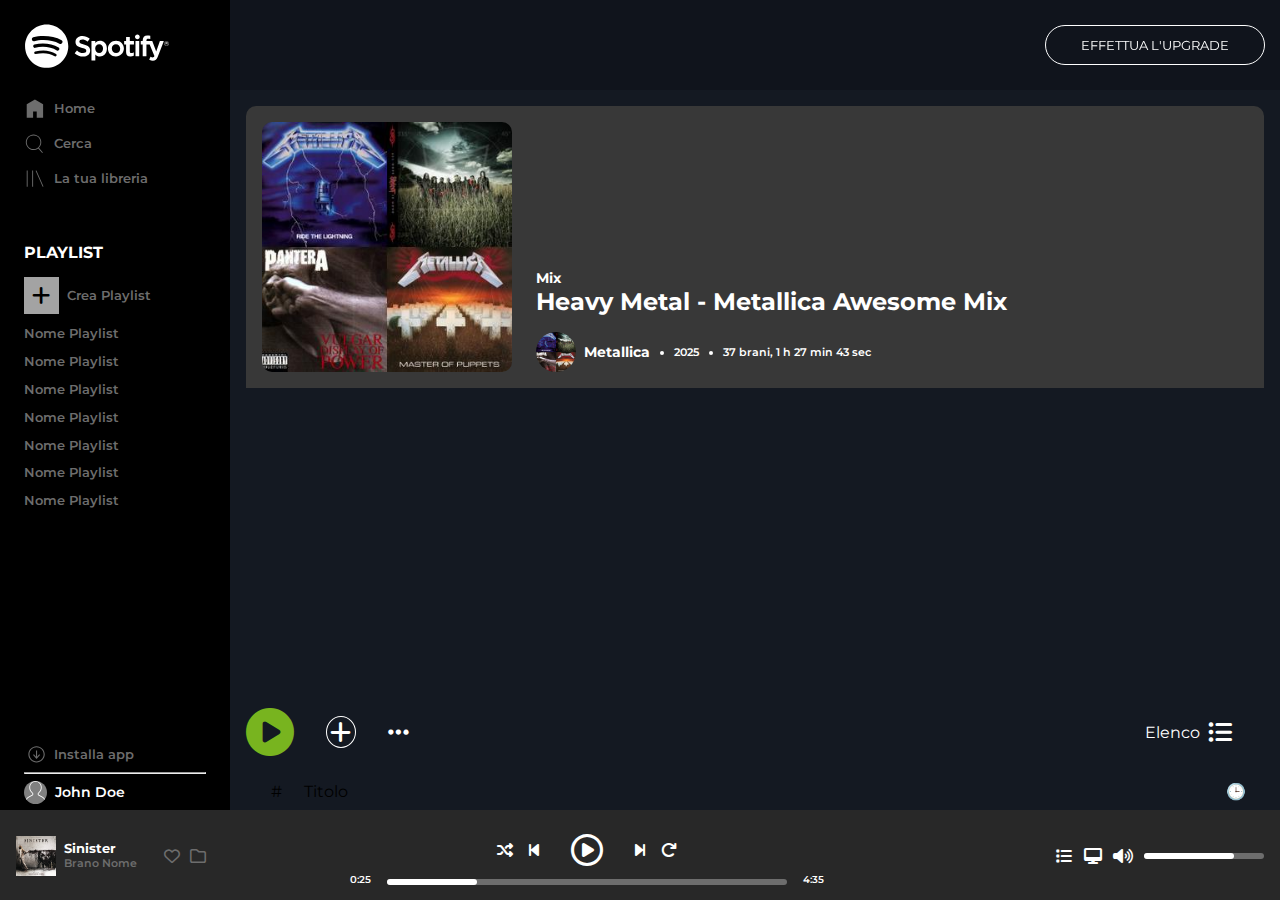
<file: bonus/pages/heavyMetal.html>
<!DOCTYPE html>
<html lang="en">
<head>
    <meta charset="UTF-8">
    <meta name="viewport" content="width=device-width, initial-scale=1.0">
    <!-- monserrat font  -->
    <link rel="preconnect" href="https://fonts.googleapis.com">
    <link rel="preconnect" href="https://fonts.gstatic.com" crossorigin>
    <link href="https://fonts.googleapis.com/css2?family=Montserrat:ital,wght@0,100..900;1,100..900&display=swap" rel="stylesheet">
    <!-- font-awesome  -->
    <link rel="stylesheet" href="https://cdnjs.cloudflare.com/ajax/libs/font-awesome/6.7.2/css/all.min.css">
    <!-- my css  -->
    <link rel="stylesheet" href="../css/style.css">
    <link rel="stylesheet" href="../css/detailPage.css">
    <link rel="shortcut icon" href="../img/favicon.ico" type="image/x-icon">

    <title>Spotify</title>
</head>
<body>
    <div class="wrapper">
        <div class="top d-flex">
            
            <div class="top-left">
                <div class="aside-logo">
                    <img class="logo-full" src="../img/logo.svg" alt="spotify logo">
                    <img class="logo-small" src="../img/logo-small.svg" alt="spotify logo">
                </div>
                <!-- navigation aside  -->
                <div class="aside-navigation">
                    <ul>
                        <li>
                            <a href="./index.html">
                                <!-- <img src="./img/home.svg" alt="home icon"> -->
                                 <svg viewBox="0 0 512 512" xmlns="http://www.w3.org/2000/svg">
                                    <path d="M448 463.746h-149.333v-149.333h-85.334v149.333h-149.333v-315.428l192-111.746 192 110.984v316.19z"/>
                                </svg>
                                <span>
                                    Home
                                </span>
                            </a>
                        </li>
                        <li>
                            <a href="#">
                                <!-- <img src="./img/search.svg" alt="search icon"> -->
                                <svg viewBox="0 0 512 512" xmlns="http://www.w3.org/2000/svg">
                                    <path d="M349.714 347.937l93.714 109.969-16.254 13.969-93.969-109.969q-48.508 36.825-109.207 36.825-36.826 0-70.476-14.349t-57.905-38.603-38.603-57.905-14.349-70.476 14.349-70.476 38.603-57.905 57.905-38.603 70.476-14.349 70.476 14.349 57.905 38.603 38.603 57.905 14.349 70.476q0 37.841-14.73 71.619t-40.889 58.921zM224 377.397q43.428 0 80.254-21.461t58.286-58.286 21.461-80.254-21.461-80.254-58.286-58.285-80.254-21.46-80.254 21.46-58.285 58.285-21.46 80.254 21.46 80.254 58.285 58.286 80.254 21.461z"  fill-rule="evenodd"/>
                                </svg>
                                <span>
                                    Cerca
                                </span>
                            </a>
                        </li>
                        <li>
                            <a href="#">
                                <!-- <img src="./img/libreria.svg" alt="library icon"> -->
                                <svg viewBox="0 0 512 512" xmlns="http://www.w3.org/2000/svg">
                                    <path d="M291.301 81.778l166.349 373.587-19.301 8.635-166.349-373.587zM64 463.746v-384h21.334v384h-21.334zM192 463.746v-384h21.334v384h-21.334z"/>
                                </svg>
                                <span>
                                    La tua libreria
                                </span>
                            </a>
                        </li>
                    </ul>
                </div>
                <!-- playlist section  -->
                <section class="playlist">
                    <h3>PLAYLIST</h3>
                    <ul>
                        <li>
                            <a class="create-playlist" href="#">
                                <i class="fas fa-plus"></i>
                                <span>Crea Playlist</span>
                            </a>
                        </li>
                        <li>
                            <a href="#">
                                <span>Nome Playlist</span>
                            </a>
                        </li>
                        <li>
                            <a href="#">
                                <span>Nome Playlist</span>
                            </a>
                        </li>
                        <li>
                            <a href="#">
                                <span>Nome Playlist</span>
                            </a>
                        </li>
                        <li>
                            <a href="#">
                                <span>Nome Playlist</span>
                            </a>
                        </li>
                        <li>
                            <a href="#">
                                <span>Nome Playlist</span>
                            </a>
                        </li>
                        <li>
                            <a href="#">
                                <span>Nome Playlist</span>
                            </a>
                        </li>
                        <li>
                            <a href="#">
                                <span>Nome Playlist</span>
                            </a>
                        </li>
                    </ul>
                </section>
                <!-- cta install -->
                <div class="cta-install">
                    <a href="#">
                        <!-- <img src="./img/download.svg" alt="download icon"> -->
                        <svg viewBox="0 0 20 20" xmlns="http://www.w3.org/2000/svg">
                            <path d="M12 11.657V6h-1v5.65L9.076 9.414l-.758.65 3.183 3.702 3.195-3.7-.758-.653L12 11.657zM11.5 2C7.358 2 4 5.358 4 9.5c0 4.142 3.358 7.5 7.5 7.5 4.142 0 7.5-3.358 7.5-7.5C19 5.358 15.642 2 11.5 2zm0 14C7.916 16 5 13.084 5 9.5S7.916 3 11.5 3 18 5.916 18 9.5 15.084 16 11.5 16z" fill-rule="evenodd"/>
                        </svg>
                        <span>Installa app</span>
                    </a>
                </div>
                <hr>
                <!-- profile section  -->
                <div class="profile">
                    <a href="#">
                        <img src="../img/profile.svg" alt="download icon">
                        <span>John Doe</span>
                    </a>
                </div>
            </div>
            
            <div class="top-rigth">
                <div class="top-header">
                    <a class="btn" href="#">EFFETTUA L'UPGRADE</a>
                </div>
                <div class="top-main">
                    <div class="song-container">
                        <div class="song-info d-flex">
                            <img class="song-img" src="../img/metal_lifting.jpg" alt="">
                            <div class="song-specific d-flex">
                                <h3>
                                    Mix
                                </h3>
                                <h2>
                                    Heavy Metal - Metallica Awesome Mix
                                </h2>
                                <div class="d-flex">
                                    <img src="../img/metal_lifting.jpg" alt="">
                                    <h3>Metallica</h3>
                                    <ul class="d-flex">
                                        <li>2025</li>
                                        <li>37 brani, 1 h 27 min 43 sec</li>
                                    </ul>
                                </div>
                            </div>
                        </div>
                    </div>
                    <div class="song-video">
                        <iframe  src="https://www.youtube.com/embed/6xjJ2XIbGRk" title="Metallica: Master of Puppets (Official Lyric Video)" frameborder="0" allow="accelerometer; autoplay; clipboard-write; encrypted-media; gyroscope; picture-in-picture; web-share" referrerpolicy="strict-origin-when-cross-origin" allowfullscreen></iframe>
                    </div>
                    <div class="song-cta d-flex">
                        <i class="fa-solid fa-circle-play"></i>
                        <i class="fas fa-plus add-btn"></i>
                        <i class="fa-solid fa-ellipsis"></i>
                        <p>
                            Elenco
                        </p>
                        <i class="fa-solid fa-list-ul"></i>
                    </div>
                    <div class="playlist-song">
                        <div class="playlist-header d-flex">
                            <span class="col-number">#</span>
                            <span class="col-title">Titolo</span>
                            <span class="col-time">🕒</span>
                        </div>
                        <ul class="playlist-list">
                            <li class="track d-flex">
                            <p class="col-number">
                                1
                            </p>
                            <span class="hover-play">
                                <i class="fa-solid fa-circle-play"></i>
                            </span>
                            <div class="col-title">
                                <h3 class="title">Master of Puppets</h3>
                                <h5 class="artist">Metallica</h5>
                            </div>
                            <p class="visualization">
                                1.232.874.239
                            </p>
                            <p class="col-time">
                                3:15
                            </p>
                            </li>
                            <li class="track d-flex">
                                <p class="col-number">
                                    2
                                </p>
                                <span class="hover-play">
                                    <i class="fa-solid fa-circle-play"></i>
                                </span>
                                <div class="col-title">
                                    <h3 class="title">Master of Puppets</h3>
                                    <h5 class="artist">Metallica</h5>
                                </div>
                                <p class="visualization">
                                    2.412.874.239
                                </p>
                                <p class="col-time">
                                    2:46
                                </p>
                            </li>
                            <li class="track d-flex">
                                <p class="col-number">
                                    3
                                </p>
                                <span class="hover-play">
                                    <i class="fa-solid fa-circle-play"></i>
                                </span>
                                <div class="col-title">
                                    <h3 class="title">Master of Puppets</h3>
                                    <h5 class="artist">Metallica</h5>
                                </div>
                                <p class="visualization">
                                    2.032.874.239
                                </p>
                                <p class="col-time">
                                    5:37
                                </p>
                            </li>
                            <li class="track d-flex">
                                <p class="col-number">
                                    4
                                </p>
                                <span class="hover-play">
                                    <i class="fa-solid fa-circle-play"></i>
                                </span>
                                <div class="col-title">
                                    <h3 class="title">Master of Puppets</h3>
                                    <h5 class="artist">Metallica</h5>
                                </div>
                                <p class="visualization">
                                    25.332.874.239
                                </p>
                                <p class="col-time">
                                    1:54
                                </p>
                            </li>
                        </ul>
                    </div>
                </div>
            </div>


        </div>
        <div class="bottom">
            <div class="container">
                <div class="row">
                    <div class="col-2 col-md-3 col-xs-3">
                        <div class="player-left d-flex">
                            <img src="../img/sinister.jpeg" alt="sinister poster">
                            <div class="title">
                                <h4>Sinister</h4>
                                <p>Brano Nome</p>
                            </div>
                            <div class="d-flex left-icons">
                                <i class="fa-regular fa-heart"></i>
                                <i class="fa-regular fa-folder"></i>
    
                            </div>
                        </div>
                    </div>
                    <div class="col-7 col-md-5 col-xs-6">
                        <div class="player-middle">
                            <div class="controls d-flex">
                                <i class="fa-solid fa-shuffle"></i>
                                <i class="fa-solid fa-backward-step"></i>
                                <i class="fa-regular fa-circle-play"></i>
                                <i class="fa-solid fa-forward-step"></i>
                                <i class="fa-solid fa-arrow-rotate-right"></i>
                            </div>
                            <div class="track-progress d-flex">
                                <p>
                                    0:25
                                </p>
                                <div class="slide-container">
                                    <div class="progress-filled"></div>
                                    <div class="progress-thumb"></div>
                                </div>
                                <p>
                                    4:35
                                </p>
                            </div>
                        </div>
                    </div>
                    <div class="col-3 col-md-4 col-xs-3">
                        <div class="player-right d-flex">
                            <i class="fa-solid fa-list"></i>
                            <i class="fa-solid fa-desktop"></i>
                            <i class="fa-solid fa-volume-high"></i>
                            <div class="slide-container">
                                <div class="progress-filled"></div>
                                <div class="progress-thumb"></div>
                            </div>
                        </div>
                    </div>
                </div>
            </div>
        </div>
    </div>
</body>
</html>
</file>
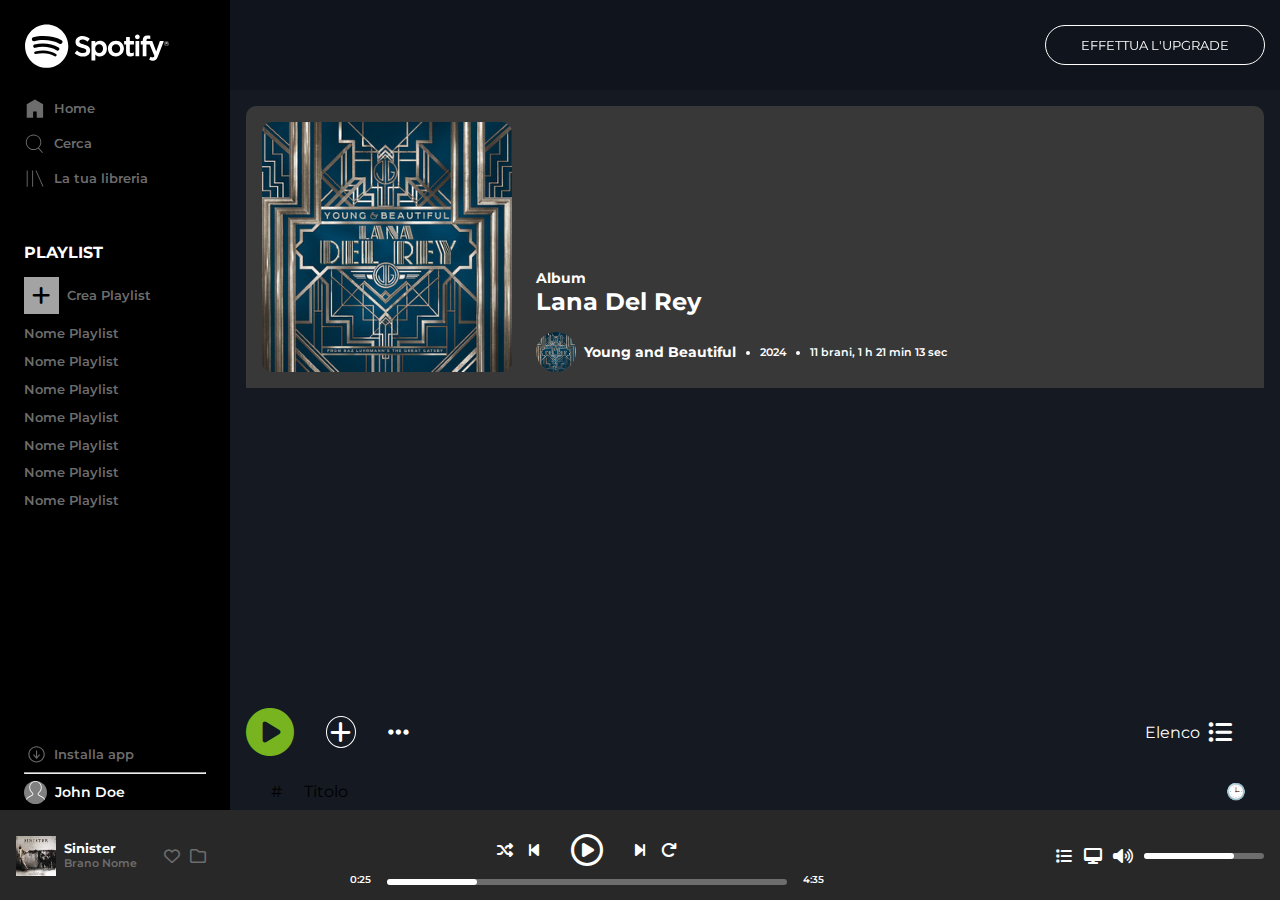
<file: bonus/pages/lanaDelRey.html>
<!DOCTYPE html>
<html lang="en">
<head>
    <meta charset="UTF-8">
    <meta name="viewport" content="width=device-width, initial-scale=1.0">
    <!-- monserrat font  -->
    <link rel="preconnect" href="https://fonts.googleapis.com">
    <link rel="preconnect" href="https://fonts.gstatic.com" crossorigin>
    <link href="https://fonts.googleapis.com/css2?family=Montserrat:ital,wght@0,100..900;1,100..900&display=swap" rel="stylesheet">
    <!-- font-awesome  -->
    <link rel="stylesheet" href="https://cdnjs.cloudflare.com/ajax/libs/font-awesome/6.7.2/css/all.min.css">
    <!-- my css  -->
    <link rel="stylesheet" href="../css/style.css">
    <link rel="stylesheet" href="../css/detailPage.css">
    <link rel="shortcut icon" href="../img/favicon.ico" type="image/x-icon">

    <title>Spotify</title>
</head>
<body>
    <div class="wrapper">
        <div class="top d-flex">
            
            <div class="top-left">
                <div class="aside-logo">
                    <img class="logo-full" src="../img/logo.svg" alt="spotify logo">
                    <img class="logo-small" src="../img/logo-small.svg" alt="spotify logo">
                </div>
                <!-- navigation aside  -->
                <div class="aside-navigation">
                    <ul>
                        <li>
                            <a href="./index.html">
                                <!-- <img src="./img/home.svg" alt="home icon"> -->
                                 <svg viewBox="0 0 512 512" xmlns="http://www.w3.org/2000/svg">
                                    <path d="M448 463.746h-149.333v-149.333h-85.334v149.333h-149.333v-315.428l192-111.746 192 110.984v316.19z"/>
                                </svg>
                                <span>
                                    Home
                                </span>
                            </a>
                        </li>
                        <li>
                            <a href="#">
                                <!-- <img src="./img/search.svg" alt="search icon"> -->
                                <svg viewBox="0 0 512 512" xmlns="http://www.w3.org/2000/svg">
                                    <path d="M349.714 347.937l93.714 109.969-16.254 13.969-93.969-109.969q-48.508 36.825-109.207 36.825-36.826 0-70.476-14.349t-57.905-38.603-38.603-57.905-14.349-70.476 14.349-70.476 38.603-57.905 57.905-38.603 70.476-14.349 70.476 14.349 57.905 38.603 38.603 57.905 14.349 70.476q0 37.841-14.73 71.619t-40.889 58.921zM224 377.397q43.428 0 80.254-21.461t58.286-58.286 21.461-80.254-21.461-80.254-58.286-58.285-80.254-21.46-80.254 21.46-58.285 58.285-21.46 80.254 21.46 80.254 58.285 58.286 80.254 21.461z"  fill-rule="evenodd"/>
                                </svg>
                                <span>
                                    Cerca
                                </span>
                            </a>
                        </li>
                        <li>
                            <a href="#">
                                <!-- <img src="./img/libreria.svg" alt="library icon"> -->
                                <svg viewBox="0 0 512 512" xmlns="http://www.w3.org/2000/svg">
                                    <path d="M291.301 81.778l166.349 373.587-19.301 8.635-166.349-373.587zM64 463.746v-384h21.334v384h-21.334zM192 463.746v-384h21.334v384h-21.334z"/>
                                </svg>
                                <span>
                                    La tua libreria
                                </span>
                            </a>
                        </li>
                    </ul>
                </div>
                <!-- playlist section  -->
                <section class="playlist">
                    <h3>PLAYLIST</h3>
                    <ul>
                        <li>
                            <a class="create-playlist" href="#">
                                <i class="fas fa-plus"></i>
                                <span>Crea Playlist</span>
                            </a>
                        </li>
                        <li>
                            <a href="#">
                                <span>Nome Playlist</span>
                            </a>
                        </li>
                        <li>
                            <a href="#">
                                <span>Nome Playlist</span>
                            </a>
                        </li>
                        <li>
                            <a href="#">
                                <span>Nome Playlist</span>
                            </a>
                        </li>
                        <li>
                            <a href="#">
                                <span>Nome Playlist</span>
                            </a>
                        </li>
                        <li>
                            <a href="#">
                                <span>Nome Playlist</span>
                            </a>
                        </li>
                        <li>
                            <a href="#">
                                <span>Nome Playlist</span>
                            </a>
                        </li>
                        <li>
                            <a href="#">
                                <span>Nome Playlist</span>
                            </a>
                        </li>
                    </ul>
                </section>
                <!-- cta install -->
                <div class="cta-install">
                    <a href="#">
                        <!-- <img src="./img/download.svg" alt="download icon"> -->
                        <svg viewBox="0 0 20 20" xmlns="http://www.w3.org/2000/svg">
                            <path d="M12 11.657V6h-1v5.65L9.076 9.414l-.758.65 3.183 3.702 3.195-3.7-.758-.653L12 11.657zM11.5 2C7.358 2 4 5.358 4 9.5c0 4.142 3.358 7.5 7.5 7.5 4.142 0 7.5-3.358 7.5-7.5C19 5.358 15.642 2 11.5 2zm0 14C7.916 16 5 13.084 5 9.5S7.916 3 11.5 3 18 5.916 18 9.5 15.084 16 11.5 16z" fill-rule="evenodd"/>
                        </svg>
                        <span>Installa app</span>
                    </a>
                </div>
                <hr>
                <!-- profile section  -->
                <div class="profile">
                    <a href="#">
                        <img src="../img/profile.svg" alt="download icon">
                        <span>John Doe</span>
                    </a>
                </div>
            </div>
            
            <div class="top-rigth">
                <div class="top-header">
                    <a class="btn" href="#">EFFETTUA L'UPGRADE</a>
                </div>
                <div class="top-main">
                    <div class="song-container">
                        <div class="song-info d-flex">
                            <img class="song-img" src="../img/youg.jpeg" alt="">
                            <div class="song-specific d-flex">
                                <h3>
                                    Album
                                </h3>
                                <h2>
                                    Lana Del Rey
                                </h2>
                                <div class="d-flex">
                                    <img src="../img/youg.jpeg" alt="">
                                    <h3>Young and Beautiful</h3>
                                    <ul class="d-flex">
                                        <li>2024</li>
                                        <li>11 brani, 1 h 21 min 13 sec</li>
                                    </ul>
                                </div>
                            </div>
                        </div>
                    </div>
                    <div class="song-video">
                     <iframe  src="https://www.youtube.com/embed/eXGq4hejwJY" title="[FREE] Lana del Rey Type Beat | &quot;Tell me you love me&quot; | Indie Rock Type Beat" frameborder="0" allow="accelerometer; autoplay; clipboard-write; encrypted-media; gyroscope; picture-in-picture; web-share" referrerpolicy="strict-origin-when-cross-origin" allowfullscreen></iframe>
                    </div>
                    <div class="song-cta d-flex">
                        <i class="fa-solid fa-circle-play"></i>
                        <i class="fas fa-plus add-btn"></i>
                        <i class="fa-solid fa-ellipsis"></i>
                        <p>
                            Elenco
                        </p>
                        <i class="fa-solid fa-list-ul"></i>
                    </div>
                    <div class="playlist-song">
                        <div class="playlist-header d-flex">
                            <span class="col-number">#</span>
                            <span class="col-title">Titolo</span>
                            <span class="col-time">🕒</span>
                        </div>
                        <ul class="playlist-list">
                            <li class="track d-flex">
                            <p class="col-number">
                                1
                            </p>
                            <span class="hover-play">
                                <i class="fa-solid fa-circle-play"></i>
                            </span>
                            <div class="col-title">
                                <h3 class="title">Master of Puppets</h3>
                                <h5 class="artist">Metallica</h5>
                            </div>
                            <p class="visualization">
                                1.232.874.239
                            </p>
                            <p class="col-time">
                                3:15
                            </p>
                            </li>
                            <li class="track d-flex">
                                <p class="col-number">
                                    2
                                </p>
                                <span class="hover-play">
                                    <i class="fa-solid fa-circle-play"></i>
                                </span>
                                <div class="col-title">
                                    <h3 class="title">Master of Puppets</h3>
                                    <h5 class="artist">Metallica</h5>
                                </div>
                                <p class="visualization">
                                    2.412.874.239
                                </p>
                                <p class="col-time">
                                    2:46
                                </p>
                            </li>
                            <li class="track d-flex">
                                <p class="col-number">
                                    3
                                </p>
                                <span class="hover-play">
                                    <i class="fa-solid fa-circle-play"></i>
                                </span>
                                <div class="col-title">
                                    <h3 class="title">Master of Puppets</h3>
                                    <h5 class="artist">Metallica</h5>
                                </div>
                                <p class="visualization">
                                    2.032.874.239
                                </p>
                                <p class="col-time">
                                    5:37
                                </p>
                            </li>
                            <li class="track d-flex">
                                <p class="col-number">
                                    4
                                </p>
                                <span class="hover-play">
                                    <i class="fa-solid fa-circle-play"></i>
                                </span>
                                <div class="col-title">
                                    <h3 class="title">Master of Puppets</h3>
                                    <h5 class="artist">Metallica</h5>
                                </div>
                                <p class="visualization">
                                    25.332.874.239
                                </p>
                                <p class="col-time">
                                    1:54
                                </p>
                            </li>
                        </ul>
                    </div>
                </div>
            </div>


        </div>
        <div class="bottom">
            <div class="container">
                <div class="row">
                    <div class="col-2 col-md-3 col-xs-3">
                        <div class="player-left d-flex">
                            <img src="../img/sinister.jpeg" alt="sinister poster">
                            <div class="title">
                                <h4>Sinister</h4>
                                <p>Brano Nome</p>
                            </div>
                            <div class="d-flex left-icons">
                                <i class="fa-regular fa-heart"></i>
                                <i class="fa-regular fa-folder"></i>
    
                            </div>
                        </div>
                    </div>
                    <div class="col-7 col-md-5 col-xs-6">
                        <div class="player-middle">
                            <div class="controls d-flex">
                                <i class="fa-solid fa-shuffle"></i>
                                <i class="fa-solid fa-backward-step"></i>
                                <i class="fa-regular fa-circle-play"></i>
                                <i class="fa-solid fa-forward-step"></i>
                                <i class="fa-solid fa-arrow-rotate-right"></i>
                            </div>
                            <div class="track-progress d-flex">
                                <p>
                                    0:25
                                </p>
                                <div class="slide-container">
                                    <div class="progress-filled"></div>
                                    <div class="progress-thumb"></div>
                                </div>
                                <p>
                                    4:35
                                </p>
                            </div>
                        </div>
                    </div>
                    <div class="col-3 col-md-4 col-xs-3">
                        <div class="player-right d-flex">
                            <i class="fa-solid fa-list"></i>
                            <i class="fa-solid fa-desktop"></i>
                            <i class="fa-solid fa-volume-high"></i>
                            <div class="slide-container">
                                <div class="progress-filled"></div>
                                <div class="progress-thumb"></div>
                            </div>
                        </div>
                    </div>
                </div>
            </div>
        </div>
    </div>
</body>
</html>
</file>
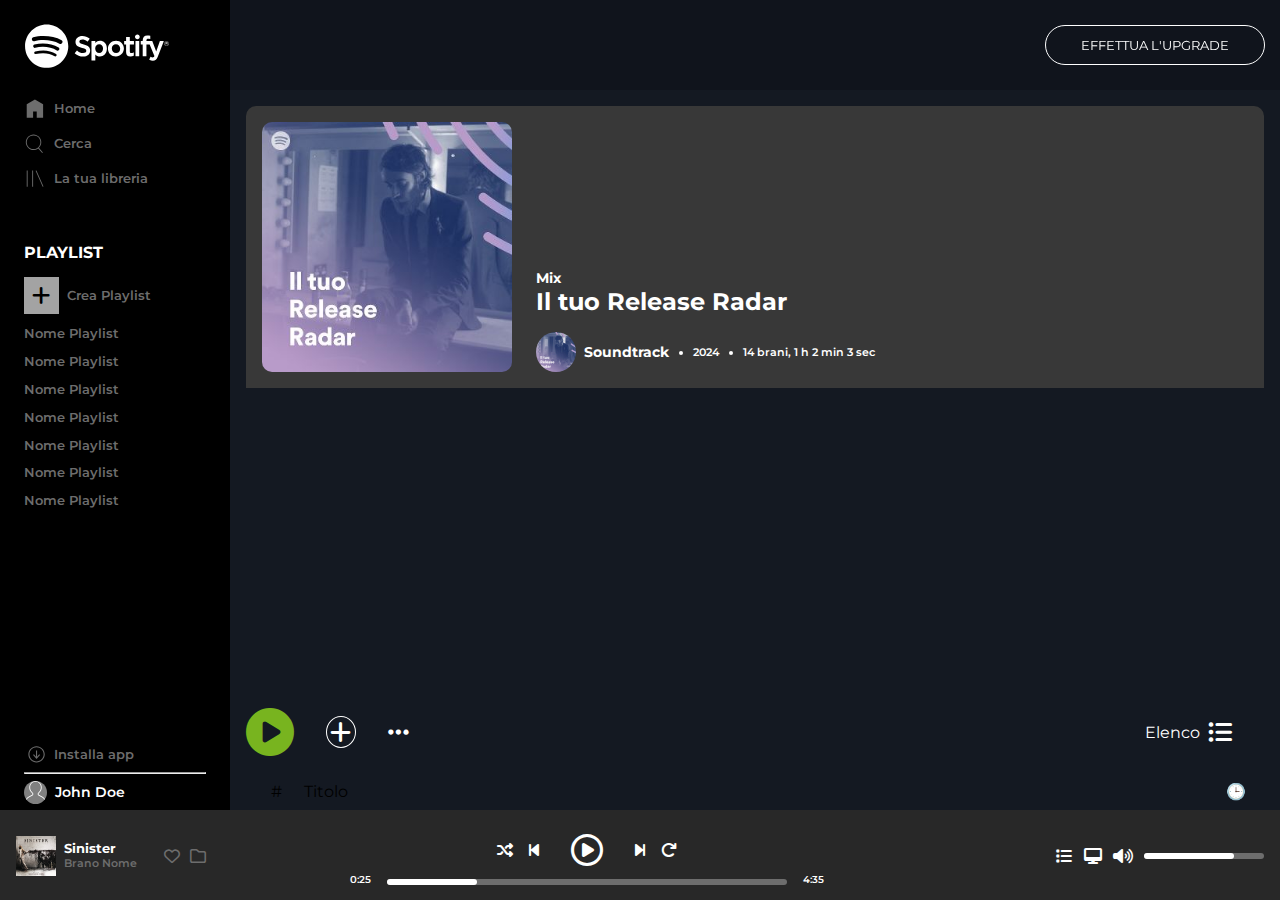
<file: bonus/pages/radar.html>
<!DOCTYPE html>
<html lang="en">
<head>
    <meta charset="UTF-8">
    <meta name="viewport" content="width=device-width, initial-scale=1.0">
    <!-- monserrat font  -->
    <link rel="preconnect" href="https://fonts.googleapis.com">
    <link rel="preconnect" href="https://fonts.gstatic.com" crossorigin>
    <link href="https://fonts.googleapis.com/css2?family=Montserrat:ital,wght@0,100..900;1,100..900&display=swap" rel="stylesheet">
    <!-- font-awesome  -->
    <link rel="stylesheet" href="https://cdnjs.cloudflare.com/ajax/libs/font-awesome/6.7.2/css/all.min.css">
    <!-- my css  -->
    <link rel="stylesheet" href="../css/style.css">
    <link rel="stylesheet" href="../css/detailPage.css">
    <link rel="shortcut icon" href="../img/favicon.ico" type="image/x-icon">

    <title>Spotify</title>
</head>
<body>
    <div class="wrapper">
        <div class="top d-flex">
            
            <div class="top-left">
                <div class="aside-logo">
                    <img class="logo-full" src="../img/logo.svg" alt="spotify logo">
                    <img class="logo-small" src="../img/logo-small.svg" alt="spotify logo">
                </div>
                <!-- navigation aside  -->
                <div class="aside-navigation">
                    <ul>
                        <li>
                            <a href="./index.html">
                                <!-- <img src="./img/home.svg" alt="home icon"> -->
                                 <svg viewBox="0 0 512 512" xmlns="http://www.w3.org/2000/svg">
                                    <path d="M448 463.746h-149.333v-149.333h-85.334v149.333h-149.333v-315.428l192-111.746 192 110.984v316.19z"/>
                                </svg>
                                <span>
                                    Home
                                </span>
                            </a>
                        </li>
                        <li>
                            <a href="#">
                                <!-- <img src="./img/search.svg" alt="search icon"> -->
                                <svg viewBox="0 0 512 512" xmlns="http://www.w3.org/2000/svg">
                                    <path d="M349.714 347.937l93.714 109.969-16.254 13.969-93.969-109.969q-48.508 36.825-109.207 36.825-36.826 0-70.476-14.349t-57.905-38.603-38.603-57.905-14.349-70.476 14.349-70.476 38.603-57.905 57.905-38.603 70.476-14.349 70.476 14.349 57.905 38.603 38.603 57.905 14.349 70.476q0 37.841-14.73 71.619t-40.889 58.921zM224 377.397q43.428 0 80.254-21.461t58.286-58.286 21.461-80.254-21.461-80.254-58.286-58.285-80.254-21.46-80.254 21.46-58.285 58.285-21.46 80.254 21.46 80.254 58.285 58.286 80.254 21.461z"  fill-rule="evenodd"/>
                                </svg>
                                <span>
                                    Cerca
                                </span>
                            </a>
                        </li>
                        <li>
                            <a href="#">
                                <!-- <img src="./img/libreria.svg" alt="library icon"> -->
                                <svg viewBox="0 0 512 512" xmlns="http://www.w3.org/2000/svg">
                                    <path d="M291.301 81.778l166.349 373.587-19.301 8.635-166.349-373.587zM64 463.746v-384h21.334v384h-21.334zM192 463.746v-384h21.334v384h-21.334z"/>
                                </svg>
                                <span>
                                    La tua libreria
                                </span>
                            </a>
                        </li>
                    </ul>
                </div>
                <!-- playlist section  -->
                <section class="playlist">
                    <h3>PLAYLIST</h3>
                    <ul>
                        <li>
                            <a class="create-playlist" href="#">
                                <i class="fas fa-plus"></i>
                                <span>Crea Playlist</span>
                            </a>
                        </li>
                        <li>
                            <a href="#">
                                <span>Nome Playlist</span>
                            </a>
                        </li>
                        <li>
                            <a href="#">
                                <span>Nome Playlist</span>
                            </a>
                        </li>
                        <li>
                            <a href="#">
                                <span>Nome Playlist</span>
                            </a>
                        </li>
                        <li>
                            <a href="#">
                                <span>Nome Playlist</span>
                            </a>
                        </li>
                        <li>
                            <a href="#">
                                <span>Nome Playlist</span>
                            </a>
                        </li>
                        <li>
                            <a href="#">
                                <span>Nome Playlist</span>
                            </a>
                        </li>
                        <li>
                            <a href="#">
                                <span>Nome Playlist</span>
                            </a>
                        </li>
                    </ul>
                </section>
                <!-- cta install -->
                <div class="cta-install">
                    <a href="#">
                        <!-- <img src="./img/download.svg" alt="download icon"> -->
                        <svg viewBox="0 0 20 20" xmlns="http://www.w3.org/2000/svg">
                            <path d="M12 11.657V6h-1v5.65L9.076 9.414l-.758.65 3.183 3.702 3.195-3.7-.758-.653L12 11.657zM11.5 2C7.358 2 4 5.358 4 9.5c0 4.142 3.358 7.5 7.5 7.5 4.142 0 7.5-3.358 7.5-7.5C19 5.358 15.642 2 11.5 2zm0 14C7.916 16 5 13.084 5 9.5S7.916 3 11.5 3 18 5.916 18 9.5 15.084 16 11.5 16z" fill-rule="evenodd"/>
                        </svg>
                        <span>Installa app</span>
                    </a>
                </div>
                <hr>
                <!-- profile section  -->
                <div class="profile">
                    <a href="#">
                        <img src="../img/profile.svg" alt="download icon">
                        <span>John Doe</span>
                    </a>
                </div>
            </div>
            
            <div class="top-rigth">
                <div class="top-header">
                    <a class="btn" href="#">EFFETTUA L'UPGRADE</a>
                </div>
                <div class="top-main">
                    <div class="song-container">
                        <div class="song-info d-flex">
                            <img class="song-img" src="../img/radar.jpeg" alt="">
                            <div class="song-specific d-flex">
                                <h3>
                                    Mix
                                </h3>
                                <h2>
                                    Il tuo Release Radar
                                </h2>
                                <div class="d-flex">
                                    <img src="../img/radar.jpeg" alt="">
                                    <h3>Soundtrack</h3>
                                    <ul class="d-flex">
                                        <li>2024</li>
                                        <li>14 brani, 1 h 2 min 3 sec</li>
                                    </ul>
                                </div>
                            </div>
                        </div>
                    </div>
                    <div class="song-video">
                        <iframe  src="https://www.youtube.com/embed/4zfMlIVgOsc" title="𝙍𝙚𝙡𝙖𝙭𝙞𝙣𝙜 𝙑𝙞𝙙𝙚𝙤 𝙂𝙖𝙢𝙚 𝙈𝙪𝙨𝙞𝙘🌿 | Chill Lofi for Stress Relief, Study, Work &amp; Focus | Coffee &amp; Bubble Tea" frameborder="0" allow="accelerometer; autoplay; clipboard-write; encrypted-media; gyroscope; picture-in-picture; web-share" referrerpolicy="strict-origin-when-cross-origin" allowfullscreen></iframe>
                    </div>
                    <div class="song-cta d-flex">
                        <i class="fa-solid fa-circle-play"></i>
                        <i class="fas fa-plus add-btn"></i>
                        <i class="fa-solid fa-ellipsis"></i>
                        <p>
                            Elenco
                        </p>
                        <i class="fa-solid fa-list-ul"></i>
                    </div>
                    <div class="playlist-song">
                        <div class="playlist-header d-flex">
                            <span class="col-number">#</span>
                            <span class="col-title">Titolo</span>
                            <span class="col-time">🕒</span>
                        </div>
                        <ul class="playlist-list">
                            <li class="track d-flex">
                            <p class="col-number">
                                1
                            </p>
                            <span class="hover-play">
                                <i class="fa-solid fa-circle-play"></i>
                            </span>
                            <div class="col-title">
                                <h3 class="title">Master of Puppets</h3>
                                <h5 class="artist">Metallica</h5>
                            </div>
                            <p class="visualization">
                                1.232.874.239
                            </p>
                            <p class="col-time">
                                3:15
                            </p>
                            </li>
                            <li class="track d-flex">
                                <p class="col-number">
                                    2
                                </p>
                                <span class="hover-play">
                                    <i class="fa-solid fa-circle-play"></i>
                                </span>
                                <div class="col-title">
                                    <h3 class="title">Master of Puppets</h3>
                                    <h5 class="artist">Metallica</h5>
                                </div>
                                <p class="visualization">
                                    2.412.874.239
                                </p>
                                <p class="col-time">
                                    2:46
                                </p>
                            </li>
                            <li class="track d-flex">
                                <p class="col-number">
                                    3
                                </p>
                                <span class="hover-play">
                                    <i class="fa-solid fa-circle-play"></i>
                                </span>
                                <div class="col-title">
                                    <h3 class="title">Master of Puppets</h3>
                                    <h5 class="artist">Metallica</h5>
                                </div>
                                <p class="visualization">
                                    2.032.874.239
                                </p>
                                <p class="col-time">
                                    5:37
                                </p>
                            </li>
                            <li class="track d-flex">
                                <p class="col-number">
                                    4
                                </p>
                                <span class="hover-play">
                                    <i class="fa-solid fa-circle-play"></i>
                                </span>
                                <div class="col-title">
                                    <h3 class="title">Master of Puppets</h3>
                                    <h5 class="artist">Metallica</h5>
                                </div>
                                <p class="visualization">
                                    25.332.874.239
                                </p>
                                <p class="col-time">
                                    1:54
                                </p>
                            </li>
                        </ul>
                    </div>
                </div>
            </div>


        </div>
        <div class="bottom">
            <div class="container">
                <div class="row">
                    <div class="col-2 col-md-3 col-xs-3">
                        <div class="player-left d-flex">
                            <img src="../img/sinister.jpeg" alt="sinister poster">
                            <div class="title">
                                <h4>Sinister</h4>
                                <p>Brano Nome</p>
                            </div>
                            <div class="d-flex left-icons">
                                <i class="fa-regular fa-heart"></i>
                                <i class="fa-regular fa-folder"></i>
    
                            </div>
                        </div>
                    </div>
                    <div class="col-7 col-md-5 col-xs-6">
                        <div class="player-middle">
                            <div class="controls d-flex">
                                <i class="fa-solid fa-shuffle"></i>
                                <i class="fa-solid fa-backward-step"></i>
                                <i class="fa-regular fa-circle-play"></i>
                                <i class="fa-solid fa-forward-step"></i>
                                <i class="fa-solid fa-arrow-rotate-right"></i>
                            </div>
                            <div class="track-progress d-flex">
                                <p>
                                    0:25
                                </p>
                                <div class="slide-container">
                                    <div class="progress-filled"></div>
                                    <div class="progress-thumb"></div>
                                </div>
                                <p>
                                    4:35
                                </p>
                            </div>
                        </div>
                    </div>
                    <div class="col-3 col-md-4 col-xs-3">
                        <div class="player-right d-flex">
                            <i class="fa-solid fa-list"></i>
                            <i class="fa-solid fa-desktop"></i>
                            <i class="fa-solid fa-volume-high"></i>
                            <div class="slide-container">
                                <div class="progress-filled"></div>
                                <div class="progress-thumb"></div>
                            </div>
                        </div>
                    </div>
                </div>
            </div>
        </div>
    </div>
</body>
</html>
</file>
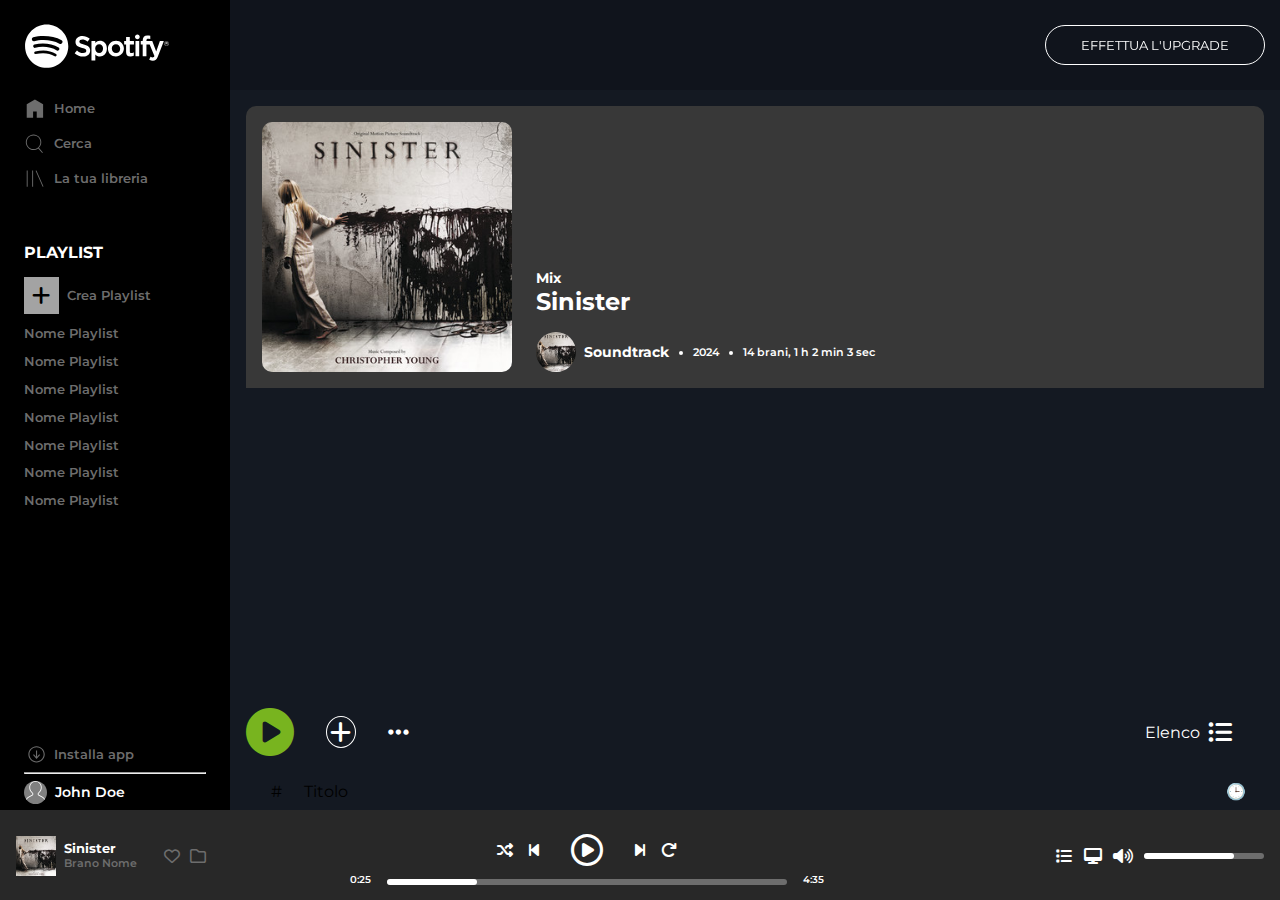
<file: bonus/pages/sinister.html>
<!DOCTYPE html>
<html lang="en">
<head>
    <meta charset="UTF-8">
    <meta name="viewport" content="width=device-width, initial-scale=1.0">
    <!-- monserrat font  -->
    <link rel="preconnect" href="https://fonts.googleapis.com">
    <link rel="preconnect" href="https://fonts.gstatic.com" crossorigin>
    <link href="https://fonts.googleapis.com/css2?family=Montserrat:ital,wght@0,100..900;1,100..900&display=swap" rel="stylesheet">
    <!-- font-awesome  -->
    <link rel="stylesheet" href="https://cdnjs.cloudflare.com/ajax/libs/font-awesome/6.7.2/css/all.min.css">
    <!-- my css  -->
    <link rel="stylesheet" href="../css/style.css">
    <link rel="stylesheet" href="../css/detailPage.css">
    <link rel="shortcut icon" href="../img/favicon.ico" type="image/x-icon">

    <title>Spotify</title>
</head>
<body>
    <div class="wrapper">
        <div class="top d-flex">
            
            <div class="top-left">
                <div class="aside-logo">
                    <img class="logo-full" src="../img/logo.svg" alt="spotify logo">
                    <img class="logo-small" src="../img/logo-small.svg" alt="spotify logo">
                </div>
                <!-- navigation aside  -->
                <div class="aside-navigation">
                    <ul>
                        <li>
                            <a href="./index.html">
                                <!-- <img src="./img/home.svg" alt="home icon"> -->
                                 <svg viewBox="0 0 512 512" xmlns="http://www.w3.org/2000/svg">
                                    <path d="M448 463.746h-149.333v-149.333h-85.334v149.333h-149.333v-315.428l192-111.746 192 110.984v316.19z"/>
                                </svg>
                                <span>
                                    Home
                                </span>
                            </a>
                        </li>
                        <li>
                            <a href="#">
                                <!-- <img src="./img/search.svg" alt="search icon"> -->
                                <svg viewBox="0 0 512 512" xmlns="http://www.w3.org/2000/svg">
                                    <path d="M349.714 347.937l93.714 109.969-16.254 13.969-93.969-109.969q-48.508 36.825-109.207 36.825-36.826 0-70.476-14.349t-57.905-38.603-38.603-57.905-14.349-70.476 14.349-70.476 38.603-57.905 57.905-38.603 70.476-14.349 70.476 14.349 57.905 38.603 38.603 57.905 14.349 70.476q0 37.841-14.73 71.619t-40.889 58.921zM224 377.397q43.428 0 80.254-21.461t58.286-58.286 21.461-80.254-21.461-80.254-58.286-58.285-80.254-21.46-80.254 21.46-58.285 58.285-21.46 80.254 21.46 80.254 58.285 58.286 80.254 21.461z"  fill-rule="evenodd"/>
                                </svg>
                                <span>
                                    Cerca
                                </span>
                            </a>
                        </li>
                        <li>
                            <a href="#">
                                <!-- <img src="./img/libreria.svg" alt="library icon"> -->
                                <svg viewBox="0 0 512 512" xmlns="http://www.w3.org/2000/svg">
                                    <path d="M291.301 81.778l166.349 373.587-19.301 8.635-166.349-373.587zM64 463.746v-384h21.334v384h-21.334zM192 463.746v-384h21.334v384h-21.334z"/>
                                </svg>
                                <span>
                                    La tua libreria
                                </span>
                            </a>
                        </li>
                    </ul>
                </div>
                <!-- playlist section  -->
                <section class="playlist">
                    <h3>PLAYLIST</h3>
                    <ul>
                        <li>
                            <a class="create-playlist" href="#">
                                <i class="fas fa-plus"></i>
                                <span>Crea Playlist</span>
                            </a>
                        </li>
                        <li>
                            <a href="#">
                                <span>Nome Playlist</span>
                            </a>
                        </li>
                        <li>
                            <a href="#">
                                <span>Nome Playlist</span>
                            </a>
                        </li>
                        <li>
                            <a href="#">
                                <span>Nome Playlist</span>
                            </a>
                        </li>
                        <li>
                            <a href="#">
                                <span>Nome Playlist</span>
                            </a>
                        </li>
                        <li>
                            <a href="#">
                                <span>Nome Playlist</span>
                            </a>
                        </li>
                        <li>
                            <a href="#">
                                <span>Nome Playlist</span>
                            </a>
                        </li>
                        <li>
                            <a href="#">
                                <span>Nome Playlist</span>
                            </a>
                        </li>
                    </ul>
                </section>
                <!-- cta install -->
                <div class="cta-install">
                    <a href="#">
                        <!-- <img src="./img/download.svg" alt="download icon"> -->
                        <svg viewBox="0 0 20 20" xmlns="http://www.w3.org/2000/svg">
                            <path d="M12 11.657V6h-1v5.65L9.076 9.414l-.758.65 3.183 3.702 3.195-3.7-.758-.653L12 11.657zM11.5 2C7.358 2 4 5.358 4 9.5c0 4.142 3.358 7.5 7.5 7.5 4.142 0 7.5-3.358 7.5-7.5C19 5.358 15.642 2 11.5 2zm0 14C7.916 16 5 13.084 5 9.5S7.916 3 11.5 3 18 5.916 18 9.5 15.084 16 11.5 16z" fill-rule="evenodd"/>
                        </svg>
                        <span>Installa app</span>
                    </a>
                </div>
                <hr>
                <!-- profile section  -->
                <div class="profile">
                    <a href="#">
                        <img src="../img/profile.svg" alt="download icon">
                        <span>John Doe</span>
                    </a>
                </div>
            </div>
            
            <div class="top-rigth">
                <div class="top-header">
                    <a class="btn" href="#">EFFETTUA L'UPGRADE</a>
                </div>
                <div class="top-main">
                    <div class="song-container">
                        <div class="song-info d-flex">
                            <img class="song-img" src="../img/sinister.jpeg" alt="">
                            <div class="song-specific d-flex">
                                <h3>
                                    Mix
                                </h3>
                                <h2>
                                    Sinister
                                </h2>
                                <div class="d-flex">
                                    <img src="../img/sinister.jpeg" alt="">
                                    <h3>Soundtrack</h3>
                                    <ul class="d-flex">
                                        <li>2024</li>
                                        <li>14 brani, 1 h 2 min 3 sec</li>
                                    </ul>
                                </div>
                            </div>
                        </div>
                    </div>
                    <div class="song-video">
                <iframe  src="https://www.youtube.com/embed/hQJlQeJr1Q8" title="Sinister - End Credits (Gyroscope) (Soundtrack Score OST)" frameborder="0" allow="accelerometer; autoplay; clipboard-write; encrypted-media; gyroscope; picture-in-picture; web-share" referrerpolicy="strict-origin-when-cross-origin" allowfullscreen></iframe>
                    </div>
                    <div class="song-cta d-flex">
                        <i class="fa-solid fa-circle-play"></i>
                        <i class="fas fa-plus add-btn"></i>
                        <i class="fa-solid fa-ellipsis"></i>
                        <p>
                            Elenco
                        </p>
                        <i class="fa-solid fa-list-ul"></i>
                    </div>
                    <div class="playlist-song">
                        <div class="playlist-header d-flex">
                            <span class="col-number">#</span>
                            <span class="col-title">Titolo</span>
                            <span class="col-time">🕒</span>
                        </div>
                        <ul class="playlist-list">
                            <li class="track d-flex">
                            <p class="col-number">
                                1
                            </p>
                            <span class="hover-play">
                                <i class="fa-solid fa-circle-play"></i>
                            </span>
                            <div class="col-title">
                                <h3 class="title">Master of Puppets</h3>
                                <h5 class="artist">Metallica</h5>
                            </div>
                            <p class="visualization">
                                1.232.874.239
                            </p>
                            <p class="col-time">
                                3:15
                            </p>
                            </li>
                            <li class="track d-flex">
                                <p class="col-number">
                                    2
                                </p>
                                <span class="hover-play">
                                    <i class="fa-solid fa-circle-play"></i>
                                </span>
                                <div class="col-title">
                                    <h3 class="title">Master of Puppets</h3>
                                    <h5 class="artist">Metallica</h5>
                                </div>
                                <p class="visualization">
                                    2.412.874.239
                                </p>
                                <p class="col-time">
                                    2:46
                                </p>
                            </li>
                            <li class="track d-flex">
                                <p class="col-number">
                                    3
                                </p>
                                <span class="hover-play">
                                    <i class="fa-solid fa-circle-play"></i>
                                </span>
                                <div class="col-title">
                                    <h3 class="title">Master of Puppets</h3>
                                    <h5 class="artist">Metallica</h5>
                                </div>
                                <p class="visualization">
                                    2.032.874.239
                                </p>
                                <p class="col-time">
                                    5:37
                                </p>
                            </li>
                            <li class="track d-flex">
                                <p class="col-number">
                                    4
                                </p>
                                <span class="hover-play">
                                    <i class="fa-solid fa-circle-play"></i>
                                </span>
                                <div class="col-title">
                                    <h3 class="title">Master of Puppets</h3>
                                    <h5 class="artist">Metallica</h5>
                                </div>
                                <p class="visualization">
                                    25.332.874.239
                                </p>
                                <p class="col-time">
                                    1:54
                                </p>
                            </li>
                        </ul>
                    </div>
                </div>
            </div>


        </div>
        <div class="bottom">
            <div class="container">
                <div class="row">
                    <div class="col-2 col-md-3 col-xs-3">
                        <div class="player-left d-flex">
                            <img src="../img/sinister.jpeg" alt="sinister poster">
                            <div class="title">
                                <h4>Sinister</h4>
                                <p>Brano Nome</p>
                            </div>
                            <div class="d-flex left-icons">
                                <i class="fa-regular fa-heart"></i>
                                <i class="fa-regular fa-folder"></i>
    
                            </div>
                        </div>
                    </div>
                    <div class="col-7 col-md-5 col-xs-6">
                        <div class="player-middle">
                            <div class="controls d-flex">
                                <i class="fa-solid fa-shuffle"></i>
                                <i class="fa-solid fa-backward-step"></i>
                                <i class="fa-regular fa-circle-play"></i>
                                <i class="fa-solid fa-forward-step"></i>
                                <i class="fa-solid fa-arrow-rotate-right"></i>
                            </div>
                            <div class="track-progress d-flex">
                                <p>
                                    0:25
                                </p>
                                <div class="slide-container">
                                    <div class="progress-filled"></div>
                                    <div class="progress-thumb"></div>
                                </div>
                                <p>
                                    4:35
                                </p>
                            </div>
                        </div>
                    </div>
                    <div class="col-3 col-md-4 col-xs-3">
                        <div class="player-right d-flex">
                            <i class="fa-solid fa-list"></i>
                            <i class="fa-solid fa-desktop"></i>
                            <i class="fa-solid fa-volume-high"></i>
                            <div class="slide-container">
                                <div class="progress-filled"></div>
                                <div class="progress-thumb"></div>
                            </div>
                        </div>
                    </div>
                </div>
            </div>
        </div>
    </div>
</body>
</html>
</file>
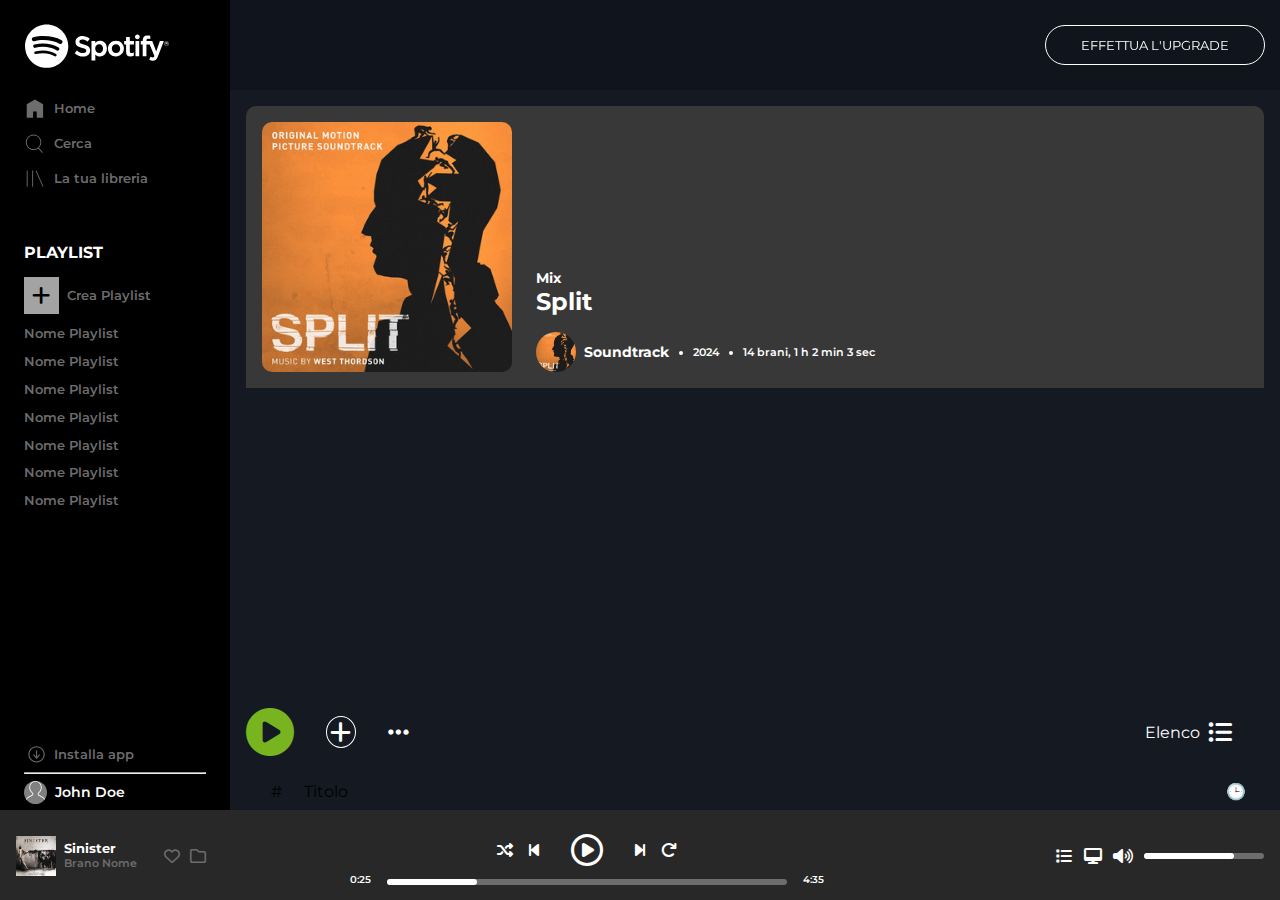
<file: bonus/pages/split.html>
<!DOCTYPE html>
<html lang="en">
<head>
    <meta charset="UTF-8">
    <meta name="viewport" content="width=device-width, initial-scale=1.0">
    <!-- monserrat font  -->
    <link rel="preconnect" href="https://fonts.googleapis.com">
    <link rel="preconnect" href="https://fonts.gstatic.com" crossorigin>
    <link href="https://fonts.googleapis.com/css2?family=Montserrat:ital,wght@0,100..900;1,100..900&display=swap" rel="stylesheet">
    <!-- font-awesome  -->
    <link rel="stylesheet" href="https://cdnjs.cloudflare.com/ajax/libs/font-awesome/6.7.2/css/all.min.css">
    <!-- my css  -->
    <link rel="stylesheet" href="../css/style.css">
    <link rel="stylesheet" href="../css/detailPage.css">
    <link rel="shortcut icon" href="../img/favicon.ico" type="image/x-icon">

    <title>Spotify</title>
</head>
<body>
    <div class="wrapper">
        <div class="top d-flex">
            
            <div class="top-left">
                <div class="aside-logo">
                    <img class="logo-full" src="../img/logo.svg" alt="spotify logo">
                    <img class="logo-small" src="../img/logo-small.svg" alt="spotify logo">
                </div>
                <!-- navigation aside  -->
                <div class="aside-navigation">
                    <ul>
                        <li>
                            <a href="./index.html">
                                <!-- <img src="./img/home.svg" alt="home icon"> -->
                                 <svg viewBox="0 0 512 512" xmlns="http://www.w3.org/2000/svg">
                                    <path d="M448 463.746h-149.333v-149.333h-85.334v149.333h-149.333v-315.428l192-111.746 192 110.984v316.19z"/>
                                </svg>
                                <span>
                                    Home
                                </span>
                            </a>
                        </li>
                        <li>
                            <a href="#">
                                <!-- <img src="./img/search.svg" alt="search icon"> -->
                                <svg viewBox="0 0 512 512" xmlns="http://www.w3.org/2000/svg">
                                    <path d="M349.714 347.937l93.714 109.969-16.254 13.969-93.969-109.969q-48.508 36.825-109.207 36.825-36.826 0-70.476-14.349t-57.905-38.603-38.603-57.905-14.349-70.476 14.349-70.476 38.603-57.905 57.905-38.603 70.476-14.349 70.476 14.349 57.905 38.603 38.603 57.905 14.349 70.476q0 37.841-14.73 71.619t-40.889 58.921zM224 377.397q43.428 0 80.254-21.461t58.286-58.286 21.461-80.254-21.461-80.254-58.286-58.285-80.254-21.46-80.254 21.46-58.285 58.285-21.46 80.254 21.46 80.254 58.285 58.286 80.254 21.461z"  fill-rule="evenodd"/>
                                </svg>
                                <span>
                                    Cerca
                                </span>
                            </a>
                        </li>
                        <li>
                            <a href="#">
                                <!-- <img src="./img/libreria.svg" alt="library icon"> -->
                                <svg viewBox="0 0 512 512" xmlns="http://www.w3.org/2000/svg">
                                    <path d="M291.301 81.778l166.349 373.587-19.301 8.635-166.349-373.587zM64 463.746v-384h21.334v384h-21.334zM192 463.746v-384h21.334v384h-21.334z"/>
                                </svg>
                                <span>
                                    La tua libreria
                                </span>
                            </a>
                        </li>
                    </ul>
                </div>
                <!-- playlist section  -->
                <section class="playlist">
                    <h3>PLAYLIST</h3>
                    <ul>
                        <li>
                            <a class="create-playlist" href="#">
                                <i class="fas fa-plus"></i>
                                <span>Crea Playlist</span>
                            </a>
                        </li>
                        <li>
                            <a href="#">
                                <span>Nome Playlist</span>
                            </a>
                        </li>
                        <li>
                            <a href="#">
                                <span>Nome Playlist</span>
                            </a>
                        </li>
                        <li>
                            <a href="#">
                                <span>Nome Playlist</span>
                            </a>
                        </li>
                        <li>
                            <a href="#">
                                <span>Nome Playlist</span>
                            </a>
                        </li>
                        <li>
                            <a href="#">
                                <span>Nome Playlist</span>
                            </a>
                        </li>
                        <li>
                            <a href="#">
                                <span>Nome Playlist</span>
                            </a>
                        </li>
                        <li>
                            <a href="#">
                                <span>Nome Playlist</span>
                            </a>
                        </li>
                    </ul>
                </section>
                <!-- cta install -->
                <div class="cta-install">
                    <a href="#">
                        <!-- <img src="./img/download.svg" alt="download icon"> -->
                        <svg viewBox="0 0 20 20" xmlns="http://www.w3.org/2000/svg">
                            <path d="M12 11.657V6h-1v5.65L9.076 9.414l-.758.65 3.183 3.702 3.195-3.7-.758-.653L12 11.657zM11.5 2C7.358 2 4 5.358 4 9.5c0 4.142 3.358 7.5 7.5 7.5 4.142 0 7.5-3.358 7.5-7.5C19 5.358 15.642 2 11.5 2zm0 14C7.916 16 5 13.084 5 9.5S7.916 3 11.5 3 18 5.916 18 9.5 15.084 16 11.5 16z" fill-rule="evenodd"/>
                        </svg>
                        <span>Installa app</span>
                    </a>
                </div>
                <hr>
                <!-- profile section  -->
                <div class="profile">
                    <a href="#">
                        <img src="../img/profile.svg" alt="download icon">
                        <span>John Doe</span>
                    </a>
                </div>
            </div>
            
            <div class="top-rigth">
                <div class="top-header">
                    <a class="btn" href="#">EFFETTUA L'UPGRADE</a>
                </div>
                <div class="top-main">
                    <div class="song-container">
                        <div class="song-info d-flex">
                            <img class="song-img" src="../img/split.jpeg" alt="">
                            <div class="song-specific d-flex">
                                <h3>
                                    Mix
                                </h3>
                                <h2>
                                    Split
                                </h2>
                                <div class="d-flex">
                                    <img src="../img/split.jpeg" alt="">
                                    <h3>Soundtrack</h3>
                                    <ul class="d-flex">
                                        <li>2024</li>
                                        <li>14 brani, 1 h 2 min 3 sec</li>
                                    </ul>
                                </div>
                            </div>
                        </div>
                    </div>
                    <div class="song-video">
                  <iframe src="https://www.youtube.com/embed/jIFC9UyYgCU" title="SPLIT (2017) SOUNDTRACK | &quot;KEVIN&quot; | Imagined Soundtrack by Tommy Lucas" frameborder="0" allow="accelerometer; autoplay; clipboard-write; encrypted-media; gyroscope; picture-in-picture; web-share" referrerpolicy="strict-origin-when-cross-origin" allowfullscreen></iframe>
                    </div>
                    <div class="song-cta d-flex">
                        <i class="fa-solid fa-circle-play"></i>
                        <i class="fas fa-plus add-btn"></i>
                        <i class="fa-solid fa-ellipsis"></i>
                        <p>
                            Elenco
                        </p>
                        <i class="fa-solid fa-list-ul"></i>
                    </div>
                    <div class="playlist-song">
                        <div class="playlist-header d-flex">
                            <span class="col-number">#</span>
                            <span class="col-title">Titolo</span>
                            <span class="col-time">🕒</span>
                        </div>
                        <ul class="playlist-list">
                            <li class="track d-flex">
                            <p class="col-number">
                                1
                            </p>
                            <span class="hover-play">
                                <i class="fa-solid fa-circle-play"></i>
                            </span>
                            <div class="col-title">
                                <h3 class="title">Master of Puppets</h3>
                                <h5 class="artist">Metallica</h5>
                            </div>
                            <p class="visualization">
                                1.232.874.239
                            </p>
                            <p class="col-time">
                                3:15
                            </p>
                            </li>
                            <li class="track d-flex">
                                <p class="col-number">
                                    2
                                </p>
                                <span class="hover-play">
                                    <i class="fa-solid fa-circle-play"></i>
                                </span>
                                <div class="col-title">
                                    <h3 class="title">Master of Puppets</h3>
                                    <h5 class="artist">Metallica</h5>
                                </div>
                                <p class="visualization">
                                    2.412.874.239
                                </p>
                                <p class="col-time">
                                    2:46
                                </p>
                            </li>
                            <li class="track d-flex">
                                <p class="col-number">
                                    3
                                </p>
                                <span class="hover-play">
                                    <i class="fa-solid fa-circle-play"></i>
                                </span>
                                <div class="col-title">
                                    <h3 class="title">Master of Puppets</h3>
                                    <h5 class="artist">Metallica</h5>
                                </div>
                                <p class="visualization">
                                    2.032.874.239
                                </p>
                                <p class="col-time">
                                    5:37
                                </p>
                            </li>
                            <li class="track d-flex">
                                <p class="col-number">
                                    4
                                </p>
                                <span class="hover-play">
                                    <i class="fa-solid fa-circle-play"></i>
                                </span>
                                <div class="col-title">
                                    <h3 class="title">Master of Puppets</h3>
                                    <h5 class="artist">Metallica</h5>
                                </div>
                                <p class="visualization">
                                    25.332.874.239
                                </p>
                                <p class="col-time">
                                    1:54
                                </p>
                            </li>
                        </ul>
                    </div>
                </div>
            </div>


        </div>
        <div class="bottom">
            <div class="container">
                <div class="row">
                    <div class="col-2 col-md-3 col-xs-3">
                        <div class="player-left d-flex">
                            <img src="../img/sinister.jpeg" alt="sinister poster">
                            <div class="title">
                                <h4>Sinister</h4>
                                <p>Brano Nome</p>
                            </div>
                            <div class="d-flex left-icons">
                                <i class="fa-regular fa-heart"></i>
                                <i class="fa-regular fa-folder"></i>
    
                            </div>
                        </div>
                    </div>
                    <div class="col-7 col-md-5 col-xs-6">
                        <div class="player-middle">
                            <div class="controls d-flex">
                                <i class="fa-solid fa-shuffle"></i>
                                <i class="fa-solid fa-backward-step"></i>
                                <i class="fa-regular fa-circle-play"></i>
                                <i class="fa-solid fa-forward-step"></i>
                                <i class="fa-solid fa-arrow-rotate-right"></i>
                            </div>
                            <div class="track-progress d-flex">
                                <p>
                                    0:25
                                </p>
                                <div class="slide-container">
                                    <div class="progress-filled"></div>
                                    <div class="progress-thumb"></div>
                                </div>
                                <p>
                                    4:35
                                </p>
                            </div>
                        </div>
                    </div>
                    <div class="col-3 col-md-4 col-xs-3">
                        <div class="player-right d-flex">
                            <i class="fa-solid fa-list"></i>
                            <i class="fa-solid fa-desktop"></i>
                            <i class="fa-solid fa-volume-high"></i>
                            <div class="slide-container">
                                <div class="progress-filled"></div>
                                <div class="progress-thumb"></div>
                            </div>
                        </div>
                    </div>
                </div>
            </div>
        </div>
    </div>
</body>
</html>
</file>
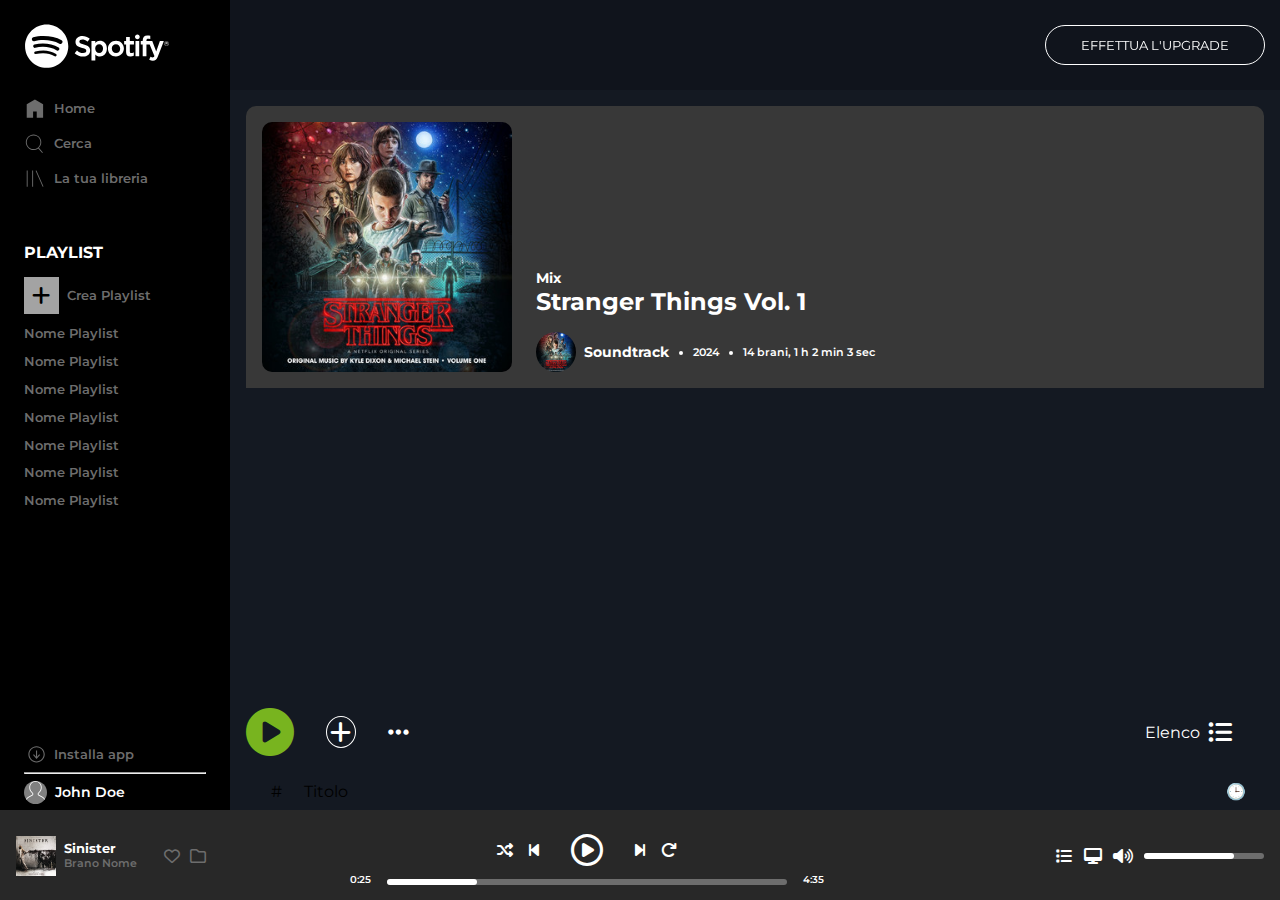
<file: bonus/pages/strangerThings.html>
<!DOCTYPE html>
<html lang="en">
<head>
    <meta charset="UTF-8">
    <meta name="viewport" content="width=device-width, initial-scale=1.0">
    <!-- monserrat font  -->
    <link rel="preconnect" href="https://fonts.googleapis.com">
    <link rel="preconnect" href="https://fonts.gstatic.com" crossorigin>
    <link href="https://fonts.googleapis.com/css2?family=Montserrat:ital,wght@0,100..900;1,100..900&display=swap" rel="stylesheet">
    <!-- font-awesome  -->
    <link rel="stylesheet" href="https://cdnjs.cloudflare.com/ajax/libs/font-awesome/6.7.2/css/all.min.css">
    <!-- my css  -->
    <link rel="stylesheet" href="../css/style.css">
    <link rel="stylesheet" href="../css/detailPage.css">
    <link rel="shortcut icon" href="../img/favicon.ico" type="image/x-icon">

    <title>Spotify</title>
</head>
<body>
    <div class="wrapper">
        <div class="top d-flex">
            
            <div class="top-left">
                <div class="aside-logo">
                    <img class="logo-full" src="../img/logo.svg" alt="spotify logo">
                    <img class="logo-small" src="../img/logo-small.svg" alt="spotify logo">
                </div>
                <!-- navigation aside  -->
                <div class="aside-navigation">
                    <ul>
                        <li>
                            <a href="./index.html">
                                <!-- <img src="./img/home.svg" alt="home icon"> -->
                                 <svg viewBox="0 0 512 512" xmlns="http://www.w3.org/2000/svg">
                                    <path d="M448 463.746h-149.333v-149.333h-85.334v149.333h-149.333v-315.428l192-111.746 192 110.984v316.19z"/>
                                </svg>
                                <span>
                                    Home
                                </span>
                            </a>
                        </li>
                        <li>
                            <a href="#">
                                <!-- <img src="./img/search.svg" alt="search icon"> -->
                                <svg viewBox="0 0 512 512" xmlns="http://www.w3.org/2000/svg">
                                    <path d="M349.714 347.937l93.714 109.969-16.254 13.969-93.969-109.969q-48.508 36.825-109.207 36.825-36.826 0-70.476-14.349t-57.905-38.603-38.603-57.905-14.349-70.476 14.349-70.476 38.603-57.905 57.905-38.603 70.476-14.349 70.476 14.349 57.905 38.603 38.603 57.905 14.349 70.476q0 37.841-14.73 71.619t-40.889 58.921zM224 377.397q43.428 0 80.254-21.461t58.286-58.286 21.461-80.254-21.461-80.254-58.286-58.285-80.254-21.46-80.254 21.46-58.285 58.285-21.46 80.254 21.46 80.254 58.285 58.286 80.254 21.461z"  fill-rule="evenodd"/>
                                </svg>
                                <span>
                                    Cerca
                                </span>
                            </a>
                        </li>
                        <li>
                            <a href="#">
                                <!-- <img src="./img/libreria.svg" alt="library icon"> -->
                                <svg viewBox="0 0 512 512" xmlns="http://www.w3.org/2000/svg">
                                    <path d="M291.301 81.778l166.349 373.587-19.301 8.635-166.349-373.587zM64 463.746v-384h21.334v384h-21.334zM192 463.746v-384h21.334v384h-21.334z"/>
                                </svg>
                                <span>
                                    La tua libreria
                                </span>
                            </a>
                        </li>
                    </ul>
                </div>
                <!-- playlist section  -->
                <section class="playlist">
                    <h3>PLAYLIST</h3>
                    <ul>
                        <li>
                            <a class="create-playlist" href="#">
                                <i class="fas fa-plus"></i>
                                <span>Crea Playlist</span>
                            </a>
                        </li>
                        <li>
                            <a href="#">
                                <span>Nome Playlist</span>
                            </a>
                        </li>
                        <li>
                            <a href="#">
                                <span>Nome Playlist</span>
                            </a>
                        </li>
                        <li>
                            <a href="#">
                                <span>Nome Playlist</span>
                            </a>
                        </li>
                        <li>
                            <a href="#">
                                <span>Nome Playlist</span>
                            </a>
                        </li>
                        <li>
                            <a href="#">
                                <span>Nome Playlist</span>
                            </a>
                        </li>
                        <li>
                            <a href="#">
                                <span>Nome Playlist</span>
                            </a>
                        </li>
                        <li>
                            <a href="#">
                                <span>Nome Playlist</span>
                            </a>
                        </li>
                    </ul>
                </section>
                <!-- cta install -->
                <div class="cta-install">
                    <a href="#">
                        <!-- <img src="./img/download.svg" alt="download icon"> -->
                        <svg viewBox="0 0 20 20" xmlns="http://www.w3.org/2000/svg">
                            <path d="M12 11.657V6h-1v5.65L9.076 9.414l-.758.65 3.183 3.702 3.195-3.7-.758-.653L12 11.657zM11.5 2C7.358 2 4 5.358 4 9.5c0 4.142 3.358 7.5 7.5 7.5 4.142 0 7.5-3.358 7.5-7.5C19 5.358 15.642 2 11.5 2zm0 14C7.916 16 5 13.084 5 9.5S7.916 3 11.5 3 18 5.916 18 9.5 15.084 16 11.5 16z" fill-rule="evenodd"/>
                        </svg>
                        <span>Installa app</span>
                    </a>
                </div>
                <hr>
                <!-- profile section  -->
                <div class="profile">
                    <a href="#">
                        <img src="../img/profile.svg" alt="download icon">
                        <span>John Doe</span>
                    </a>
                </div>
            </div>
            
            <div class="top-rigth">
                <div class="top-header">
                    <a class="btn" href="#">EFFETTUA L'UPGRADE</a>
                </div>
                <div class="top-main">
                    <div class="song-container">
                        <div class="song-info d-flex">
                            <img class="song-img" src="../img/stranger.jpeg" alt="">
                            <div class="song-specific d-flex">
                                <h3>
                                    Mix
                                </h3>
                                <h2>
                                    Stranger Things Vol. 1
                                </h2>
                                <div class="d-flex">
                                    <img src="../img/stranger.jpeg" alt="">
                                    <h3>Soundtrack</h3>
                                    <ul class="d-flex">
                                        <li>2024</li>
                                        <li>14 brani, 1 h 2 min 3 sec</li>
                                    </ul>
                                </div>
                            </div>
                        </div>
                    </div>
                    <div class="song-video">
                       <iframe  src="https://www.youtube.com/embed/bV0RAcuG2Ao" title="Max’s Song (Full Scene) | Kate Bush - Running Up That Hill | Stranger Things | Netflix" frameborder="0" allow="accelerometer; autoplay; clipboard-write; encrypted-media; gyroscope; picture-in-picture; web-share" referrerpolicy="strict-origin-when-cross-origin" allowfullscreen></iframe>
                    </div>
                    <div class="song-cta d-flex">
                        <i class="fa-solid fa-circle-play"></i>
                        <i class="fas fa-plus add-btn"></i>
                        <i class="fa-solid fa-ellipsis"></i>
                        <p>
                            Elenco
                        </p>
                        <i class="fa-solid fa-list-ul"></i>
                    </div>
                    <div class="playlist-song">
                        <div class="playlist-header d-flex">
                            <span class="col-number">#</span>
                            <span class="col-title">Titolo</span>
                            <span class="col-time">🕒</span>
                        </div>
                        <ul class="playlist-list">
                            <li class="track d-flex">
                            <p class="col-number">
                                1
                            </p>
                            <span class="hover-play">
                                <i class="fa-solid fa-circle-play"></i>
                            </span>
                            <div class="col-title">
                                <h3 class="title">Master of Puppets</h3>
                                <h5 class="artist">Metallica</h5>
                            </div>
                            <p class="visualization">
                                1.232.874.239
                            </p>
                            <p class="col-time">
                                3:15
                            </p>
                            </li>
                            <li class="track d-flex">
                                <p class="col-number">
                                    2
                                </p>
                                <span class="hover-play">
                                    <i class="fa-solid fa-circle-play"></i>
                                </span>
                                <div class="col-title">
                                    <h3 class="title">Master of Puppets</h3>
                                    <h5 class="artist">Metallica</h5>
                                </div>
                                <p class="visualization">
                                    2.412.874.239
                                </p>
                                <p class="col-time">
                                    2:46
                                </p>
                            </li>
                            <li class="track d-flex">
                                <p class="col-number">
                                    3
                                </p>
                                <span class="hover-play">
                                    <i class="fa-solid fa-circle-play"></i>
                                </span>
                                <div class="col-title">
                                    <h3 class="title">Master of Puppets</h3>
                                    <h5 class="artist">Metallica</h5>
                                </div>
                                <p class="visualization">
                                    2.032.874.239
                                </p>
                                <p class="col-time">
                                    5:37
                                </p>
                            </li>
                            <li class="track d-flex">
                                <p class="col-number">
                                    4
                                </p>
                                <span class="hover-play">
                                    <i class="fa-solid fa-circle-play"></i>
                                </span>
                                <div class="col-title">
                                    <h3 class="title">Master of Puppets</h3>
                                    <h5 class="artist">Metallica</h5>
                                </div>
                                <p class="visualization">
                                    25.332.874.239
                                </p>
                                <p class="col-time">
                                    1:54
                                </p>
                            </li>
                        </ul>
                    </div>
                </div>
            </div>


        </div>
        <div class="bottom">
            <div class="container">
                <div class="row">
                    <div class="col-2 col-md-3 col-xs-3">
                        <div class="player-left d-flex">
                            <img src="../img/sinister.jpeg" alt="sinister poster">
                            <div class="title">
                                <h4>Sinister</h4>
                                <p>Brano Nome</p>
                            </div>
                            <div class="d-flex left-icons">
                                <i class="fa-regular fa-heart"></i>
                                <i class="fa-regular fa-folder"></i>
    
                            </div>
                        </div>
                    </div>
                    <div class="col-7 col-md-5 col-xs-6">
                        <div class="player-middle">
                            <div class="controls d-flex">
                                <i class="fa-solid fa-shuffle"></i>
                                <i class="fa-solid fa-backward-step"></i>
                                <i class="fa-regular fa-circle-play"></i>
                                <i class="fa-solid fa-forward-step"></i>
                                <i class="fa-solid fa-arrow-rotate-right"></i>
                            </div>
                            <div class="track-progress d-flex">
                                <p>
                                    0:25
                                </p>
                                <div class="slide-container">
                                    <div class="progress-filled"></div>
                                    <div class="progress-thumb"></div>
                                </div>
                                <p>
                                    4:35
                                </p>
                            </div>
                        </div>
                    </div>
                    <div class="col-3 col-md-4 col-xs-3">
                        <div class="player-right d-flex">
                            <i class="fa-solid fa-list"></i>
                            <i class="fa-solid fa-desktop"></i>
                            <i class="fa-solid fa-volume-high"></i>
                            <div class="slide-container">
                                <div class="progress-filled"></div>
                                <div class="progress-thumb"></div>
                            </div>
                        </div>
                    </div>
                </div>
            </div>
        </div>
    </div>
</body>
</html>
</file>
<file: css/style.css>
*{
    margin: 0;
    padding: 0;
    box-sizing: border-box;
}
</file>
<file: bonus/css/style.css>
@import url(./utilities/grid.css);

*{
    margin: 0;
    padding: 0;
    box-sizing: border-box;
}

:root{
    --spo-top-header-bg:#080b1254;
    --spo-top-main-bg:#141922;
    --spo-top-aside-bg:#000000;
    --spo-player-bg:#282828;
    --spo-text-primary-color:#6d6d6d;
}

body{
    font-family: "Montserrat", sans-serif;
    font-optical-sizing: auto;
    font-style: normal;
}
/* #region utils  */
.d-flex{
    display: flex;
}
/* #endregion utils  */


/* #region general  */
.wrapper{
    height: 100vh;
    overflow: hidden;
    display: flex;
    flex-direction: column;
}

.container{
    width: 100%;
    margin: 0 auto;
    h2{
        color: white;
        padding: 2rem 0;
    }
}

ul{
    list-style: none;
}

a{
    text-decoration: none;
}

/* #endregion general  */


/* #region top  */
.top{
    height: calc(100% - 90px);
    
}

/*#region top left  */
.top-left{
    background-color: var(--spo-top-aside-bg);
    width: 230px;
    height: 100%;
    padding: 0 1.5rem;
    display: flex;
    flex-direction: column;
    a{
        display: flex;
        align-items: center;
        gap: 0.5rem;
        padding: 0.4rem 0;
        font-size: 0.8rem;
        font-weight: 600;
        svg{
            max-width: 12%;
            fill: var(--spo-text-primary-color);
        }
        color: var(--spo-text-primary-color);
        /* hover white for aside link and svg */
        &:hover{
            svg{
                fill: white;
            }
            color: white;
        }
    }   
}

/* spotify logo  */
.aside-logo{
    padding: 1.5rem 0;
    .logo-full{
        display: block;
    }
    /* logo for mobile responsive */
    .logo-small{
        display: none;
    }
    img{
        width: 80%;
    }
}

/* playlist */
.playlist{
    padding: 1rem 0;
    h3{
        font-size: 1rem;
        color: white;
        margin-bottom: 0.5rem;
    }
    .create-playlist i {
        font-size: 1.3rem;
        background-color: #a3a3a3; 
        color: black;
        padding: 8px;
    }
    .create-playlist:hover{
        i{
            background-color: white;
        }
    }
}

/* cta-install */
.cta-install{
    margin-top: auto;
}

/* profile */
.profile{
    a{
        font-size: 0.9rem;
        img{
            width: 23px;
            height: 23px;
            background-color: grey;
            border-radius: 50%;
        }
        color:white;
    }
}
/*#endregion top left  */


/* #region top rigth  */
.top-rigth{
    background-color: var(--spo-top-main-bg);
    height: 100%;
    width: calc(100% - 230px);
    overflow-y: auto ;

}
.top-header{
    background-color: var(--spo-top-header-bg);
    width: 100%;
    height: 90px;
    position: sticky;
    top: 0;
    left: 0;
    display: flex;
    align-items: center;
    justify-content: end;
    z-index: 1000;


    .btn{
        display: flex;
        justify-content: center;
        align-items: center;
        color: white;
        font-size: 0.8rem;
        width: 220px;
        height: 40px;
        border: 1px solid white;
        border-radius: 25px;
        margin-right: 15px;

        &:hover{
            scale: 1.1;
        }
    }

}
.top-main{
    width: 100%;
    padding: 1rem;
    /* links list  */
    .nav-link{
        width: 80%;
        margin: auto;
        ul{
            flex-wrap: wrap;
            justify-content: center;
            gap: 1rem;
            a{
                position: relative;
                color: var(--spo-text-primary-color);
                font-size: 0.7rem;
                font-weight: 600;
                /* hover white  */
                &:hover{
                    color: white;
                }
            }
            /* underline on active link  */
            .active::after{
                content: "";
                position: absolute;
                left: 50%;
                bottom: -4px;
                transform: translateX(-50%);
                width: 40%; 
                height: 3px;
                background-color: #adff2f; 
                border-radius: 2px;
            }
        }
    }

    /* recently played  */
    .card{
        text-align: center;
        height: 100%;
        .card-img{
            width: 100%;
            position: relative;
            top: 0;
            left: 0;
            img{
                max-width: 100%;
                object-fit: contain;
            }
            /* play icon not visible  */
            i{
                color: white;
                font-size: 3rem;
                display: none;
                position: absolute;
                top: 50%;
                left: 50%;
                transform: translate(-50%, -50%);
            }
            &:hover{
                cursor: pointer;
                img{
                    filter: brightness(50%);
                }
                i{
                    display: block;
                }
            }
        }
        h3{
            font-size: 1vw;
            color: white;
            padding: 0.5rem 0;
        }
        .subtitle{
            font-size: 0.6rem;
            font-weight: 600;
            color: var(--spo-text-primary-color);

        }
    }


    /* recommentation  */
    .recommendations{
        h2{
            padding-bottom: 0.5rem;
        }
        .subtitle{
            font-size: 0.8rem;
            font-weight: 600;
            color: var(--spo-text-primary-color);
            padding-bottom: 2rem;

        }
    }

    /* popular */
    .popular{
        h2{
            padding-bottom: 0.5rem;
        }
        .subtitle{
            font-size: 0.8rem;
            font-weight: 600;
            color: var(--spo-text-primary-color);
            padding-bottom: 2rem;

        }
        .card-img{
            .img-hover{
                border-radius: 50%;
            }
        }
        img{
            border-radius: 50%;
        }
    }
}
/* #endregion top rigth  */

/* #endregion top  */

/* #region bottom  */
.bottom{
    background-color: var(--spo-player-bg);
    height: 90px;
    position: sticky;
    bottom: 0;
    left: 0;
    z-index: 1000;

    .container{
        padding: 1rem;
    }
    .player-left{
        align-items: center;
        height: 100%;
        
        color: var(--spo-text-primary-color);
        img{
            width: 40px;
            height: 40px;
        }

        .title{
            padding-left: 0.5rem;
            
            h4{
                color: white;
                font-size: 0.8rem;
            }
            p{
                font-size: 0.7rem;
                font-weight: 600;
                &:hover{
                    cursor: pointer;
                    color: white;
                    text-decoration: underline;
                }
            }
        }

        .left-icons{
            margin-left: auto;
            i{
                cursor: pointer;
                padding: 0.3rem;

                &:hover{
                    color: white;
                }
            }
        }
    }

    .player-middle{
        color: white;
        .controls{
            justify-content: center;
            align-items: center;
            gap: 1rem;
            padding: 0.5rem 0;
            i{
                font-size: 1rem;
                cursor: pointer;
            }
            .fa-circle-play{
                font-size: 2rem;
                padding: 0 1rem;
                &:hover{
                    scale: 1.1;
                }
            }
        }
        .track-progress{
            justify-content: center;
            align-items: end;
            gap: 1rem;

            p{
                font-size: 0.6rem;
                font-weight: 600;
            }
            .slide-container{
                position: relative;
                top: 0;
                left: 0;
                width: 400px;
                height: 6px;
                border-radius: 3px;
                background-color: var(--spo-text-primary-color);
                /* time progression  */
                .progress-filled{
                    height: 100%;
                    background-color: white;
                    width: 90px;
                    border-radius: 3px;
                }
                .progress-thumb{
                    display: none;
                    position: absolute;
                    top: 50%;
                    left: 22%;
                    width: 14px;
                    height: 14px;
                    background-color: white;
                    border-radius: 50%;
                    transform: translate(-50%, -50%);
                    cursor: pointer;
                }
                &:hover{
                    cursor: pointer;
                    .progress-filled{
                        background-color: #adff2f;
                    }
                    .progress-thumb{
                        display: block;
                    }
                }
            }
        }
    }

    .player-right{
        .row{
            justify-content: space-between;
        }
        height: 100%;
        justify-content: end;
        align-items: center;
        gap: 0.7rem;
        color: white;
        i{
            cursor: pointer;
        }
        .slide-container{
            position: relative;
            top: 0;
            left: 0;
            width: 120px;
            height: 6px;
            border-radius: 3px;
            background-color: var(--spo-text-primary-color);
            /* time progression  */
            .progress-filled{
                height: 100%;
                background-color: white;
                width: 90px;
                border-radius: 3px;
            }
            .progress-thumb{
                display: none;
                position: absolute;
                top: 50%;
                left: 75%;
                width: 14px;
                height: 14px;
                background-color: white;
                border-radius: 50%;
                transform: translate(-50%, -50%);
                cursor: pointer;
            }
            &:hover{
                cursor: pointer;
                .progress-filled{
                    background-color: #adff2f;
                }
                .progress-thumb{
                    display: block;
                }
            }
        }
    }
}
/* #endregion bottom  */


/************************* RESPONSIVE **************************/

/* responsive md (tablet 878px ) */
@media screen and (max-width:878px){
    /* aside already responsive */

    /* header btn already responsive */

    /* top main  */
    .top-main{
        /* links list  */
        .nav-link{
            width: 85%;
        }
        /* main card  */
        .card{
            h3{
                font-size: 1.5vw;
            }
            .subtitle{
                font-weight: 700;
            }
        }
    }

    /* bottom  */
    .bottom {
        .player-middle{
            .track-progress{
                .slide-container{
                    width: 220px;
                    /* time progression  */
                    .progress-filled{
                        height: 100%;
                        background-color: white;
                        width: 40px;
                        border-radius: 3px;
                    }
                    .progress-thumb{
                        top: 50%;
                        left: 18%;
                    }
                }
            }
        }
    }
}

/* responsive s (tablet-small 641px ) */
@media screen and (max-width:641px){
    /* aside already responsive */

    /* header btn already responsive */

    /* top main  */
    .top-main{
        /* links list  */
        .nav-link{
            width: 90%;
        }
        /* main card  */  
        .card{
            h3{
                font-size: 2vw;
            }
        }
    }

    /* bottom  */
    .bottom {
        .player-middle{
            .track-progress{
                .slide-container{
                    width: 140px;
                    .progress-thumb{
                        left: 28%;
                    }
                }
            }
        }
        .player-right{
            .slide-container{
                width: 100px;
                /* time progression  */
                .progress-filled{
                    width: 75px;
                }
                .progress-thumb{
                    left: 75%;
                }
            }
        }
    }
    .player-left{
        .left-icons{
            flex-direction: column;
            margin-left: auto;
            i{
                cursor: pointer;
                padding: 0 0.3rem;
            }
        }
    }
}

/* responsive xs (mobile 552px ) */
@media screen and (max-width:552px) and (min-height:351px){
    .top{
        /* aside div  */
        .top-left{
            width: 50px;
            height: 100%;
            padding: 0 0;
            align-items: center;
            /* remove hr in aside  */
            hr{
                display: none;
            }
            /* resize aside svg  */
            a{
                svg{
                    max-width: 30px;
                }
                
            }
        }
        .top-rigth{
            width: calc(100% - 50px);
            /* header btn already responsive */

        }
    }
    /* #region aside  */
    .aside-logo{
        padding: 0.5rem 0;
        .logo-full{
            display: none;
        }
        /* logo for mobile responsive */
        .logo-small{
            display: block;
        }
        img{
            width: 35px;
        }
    }
    /* aside navigation  */
    .aside-navigation{
        span{
            display: none;
        }
        a{
            svg{
                width: 30px;
                height: 30px;
            }
        }
    }
    /* playlist */
    .playlist{
        display: none;
    }
    /* cta-install */
    .cta-install{
        span{
            display: none;
        }
        a{
            svg{
                transform: translate(-5%, 0);
                width: 15px;
            }
        }
    }
    /* profile */
    .profile{
        span{
            display: none;
        }
        a{
            img{
                width: 30px;
                height: 30px;

            }
        }
    }
    /* #endregion aside  */

    /* top main  */
    .top-main{
        /* links list  */
        .nav-link{
            width: 95%;
        }
        /* main card  */
        .card{
            h3{
                font-size: 3vw;
            }
            .subtitle{
                font-size: 0.7rem;
                font-weight: 700;
            }
        }
    }

    /* bottom  */
    .bottom {
        .player-left{
            align-items: center;
            height: 100%;
            
            color: var(--spo-text-primary-color);
            img{
                width: 40px;
                height: 40px;
            }

            .title{
                padding-left: 0.5rem;
                
                h4{
                    color: white;
                    font-size: 0.8rem;
                }
                p{
                    font-size: 0.6rem;
                    font-weight: 600;
                }
            }

            .left-icons{
                i{
                    display: none;
                    cursor: pointer;
                    padding: 0.3rem;
                    font-size: 0.8rem;

                    &:hover{
                        color: white;
                    }
                }
            }
        }
        .player-middle{
            .controls{
                justify-content: center;
                align-items: center;
                gap: 0.9rem;
                padding: 0.5rem 0;
                i{
                    font-size: 1rem;
                    cursor: pointer;
                }
                .fa-circle-play{
                    font-size: 1.8rem;
                    padding: 0 0.5rem;
                    &:hover{
                        scale: 1.1;
                    }
                }
            }
            .track-progress{
                .slide-container{
                    width: 130px;
                    .progress-filled{
                        width: 25px;
                    }
                    .progress-thumb{
                        left: 20%;
                    }
                }
            }
        }
        .player-right{
            i{
                font-size: 0.8rem;
            }
            .slide-container{
                display: none;
                width: 75px;
                /* time progression  */
                .progress-filled{
                    width: 55px;
                }
                .progress-thumb{
                    left: 20%;
                }
            }
        }
    }
}

/* responsive heigth 350px (widget ) */
@media screen and (max-height:350px){
    .top{
        .top-left{
            width: 230px;
            height: 100%;

        }
        .top-rigth{
            width: calc(100% - 230px);
            /* header btn already responsive */

        }
    }

}
</file>
<file: bonus/css/detailPage.css>
@import url(./style.css);



.song-container{
    background-color: #383838;
    padding: 1rem;
    border-top-left-radius: 10px;
    border-top-right-radius: 10px;

    width: 100%;
    color: white;

    .song-img{
        width: 250px;
        height: 250px;
        border-radius: 10px;
    }


    .song-specific{
        padding: 0 1.5rem;
        flex-direction: column;
        justify-content: end ;
        h3{
            font-size: 0.9rem;
        }
        h2{
            padding-bottom: 1rem;
        }


        div:last-of-type{
            align-items: center;
            img{
                width: 40px;
                height: 40px;
                border-radius: 50%;
            }

            h3{
                padding: 0 0.5rem;
            }

            ul{
                padding: 0 1rem;
                list-style: disc;
                gap: 1rem;
                li{
                    margin-right: 0.5rem;
                    font-size: 0.7rem;
                    font-weight: 600;
                }

            }
        }
    }
}

.song-video{
    iframe{
        height: 300px;
        width: 100%;
    }
}
.song-cta{
    align-items: center;
    padding: 1rem 0;
    color: white;
    i{
        font-size: 1.5rem;
        margin-right: 2rem;
        cursor: pointer;

        &:hover{
            scale: 1.1;
        }
    }
    p:last-of-type{
        margin-left: auto;
        margin-right:0.5rem;
        cursor: pointer;
    }
    .add-btn{
        border: 1px solid white;
        padding: 0.2rem;
        border-radius: 50%;
    }
    .fa-circle-play{
        color: rgb(120, 180, 31);
        font-size: 3rem;
    }
}


.playlist {
  width: 100%;
  margin: 2rem auto;
  color: white;
}

.playlist-header, .track {
    align-items: center;
    padding: 10px;
    border-bottom: 1px solid #a5a5a5;
}

.track{
    .hover-play{
        display: none;
        padding: 0 0.5rem;
    }
}



.playlist-list {
    list-style: none;
    padding: 0;
    margin: 0;
}



.track:hover {
    cursor: pointer;
    background-color: #383838;
    .col-number{
        display: none;
    }
    .hover-play{
        display: block;
    }
}

.playing {
    background-color: #555;
}

.col-number {
    width: 40px;
    text-align: center;
    flex-shrink: 0;
}

.col-title {
    flex: 1;
}

.title {
    font-weight: 500;
}

.artist {
    font-size: 12px;
    color: #ccc;
}

.visualization{
    flex: 1;
}
.col-time {
    width: 150px;
    display: flex;
    justify-content: flex-end;
    align-items: center;
    gap: 10px;
}

.add {
    background: none;
    border: none;
    color: white;
    font-size: 18px;
    cursor: pointer;
}

.fas.fa-ellipsis {
    cursor: pointer;
}

/************************* RESPONSIVE **************************/
@media screen and (max-width:878px){
    .song-container{
        width: 100%;
        color: white;
        .song-info{
            flex-direction: column;
            align-items: center;
            gap: 1rem;
        }
        .song-img{
            width: 250px;
            height: 250px;
            border-radius: 10px;
        }
        .song-specific{

            text-align: center;
            h3{
                display: none;
            }
            h2{
                padding-bottom: 0.8rem;
            }
            div:last-of-type{
                justify-content: center;
            }
        }
    }
}
</file>
